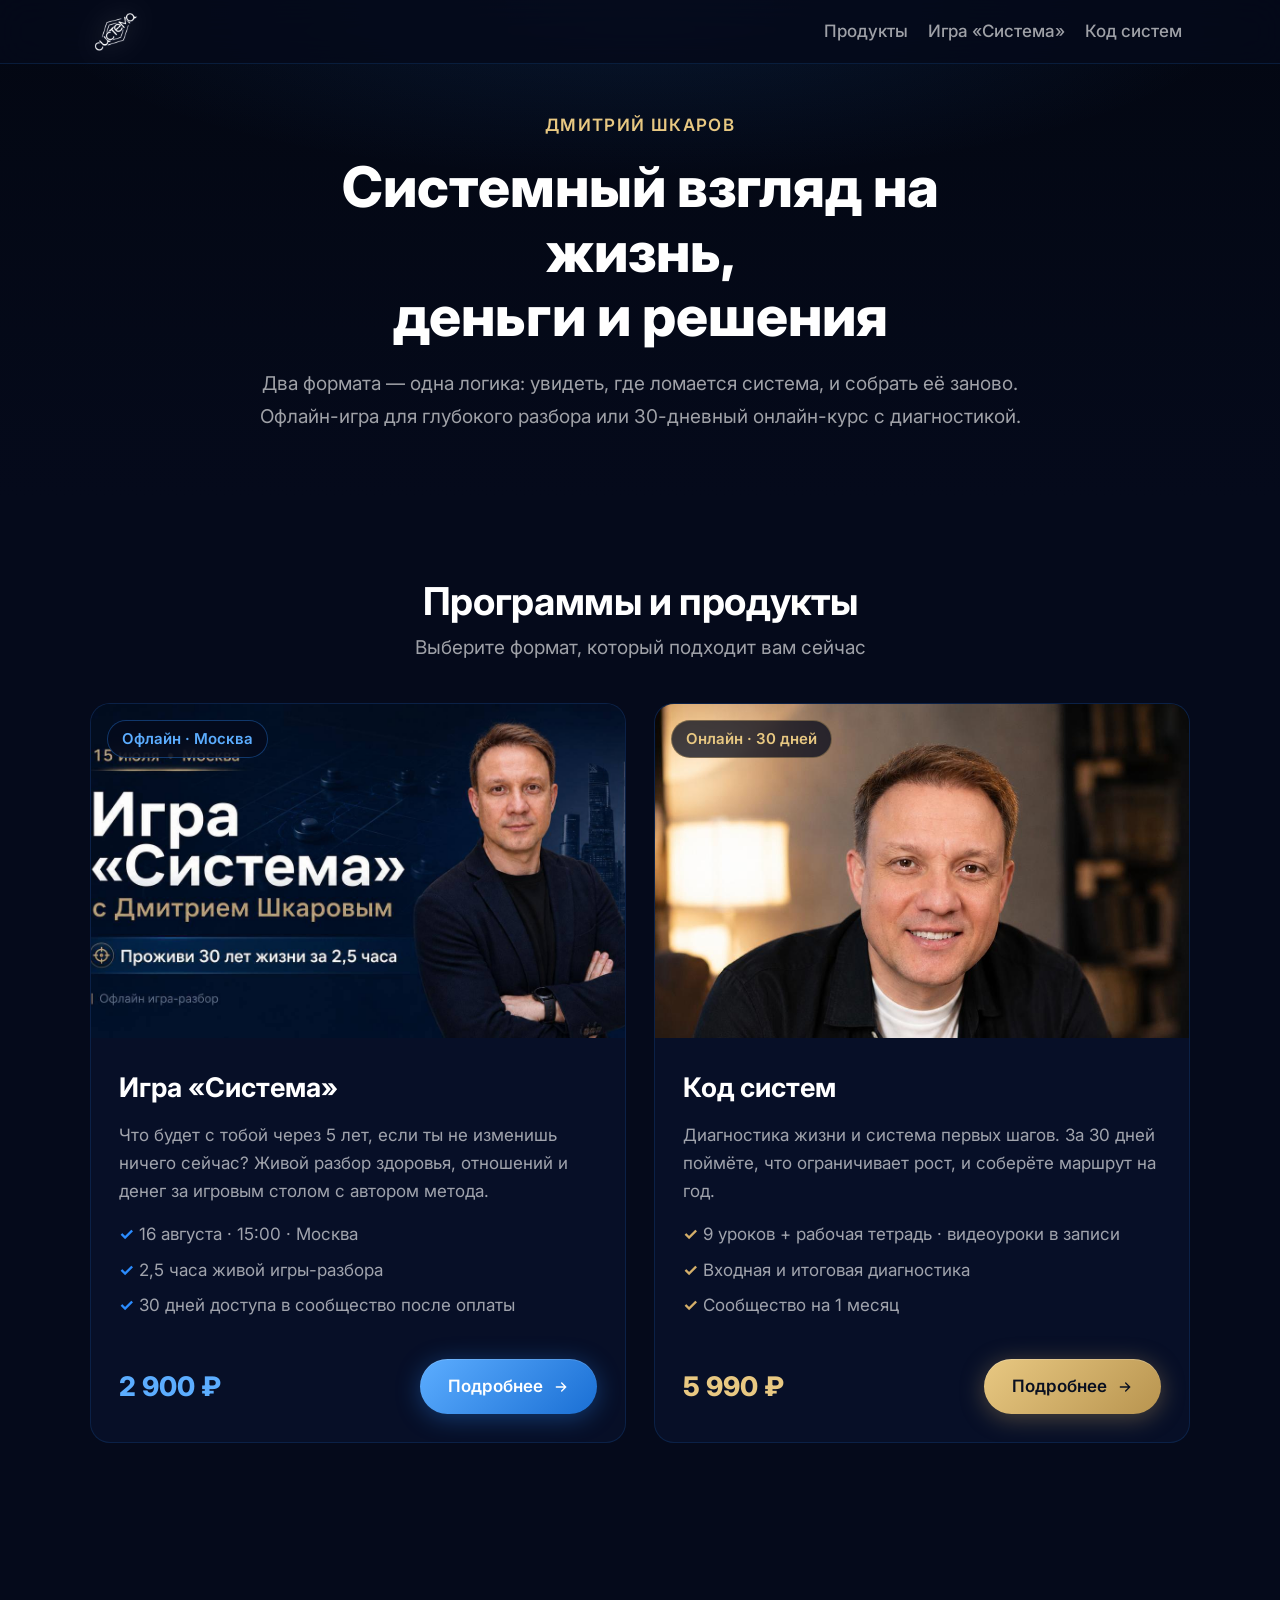
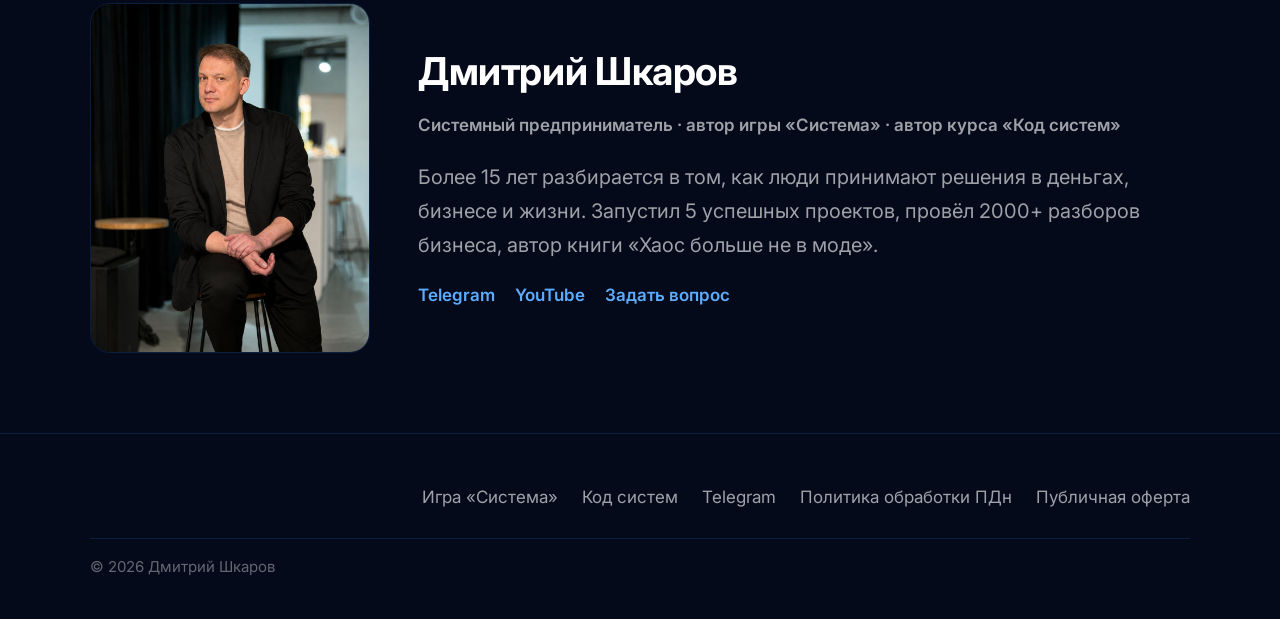
<file: index.html>
<!DOCTYPE html>
<html lang="ru">
<head>
  <meta charset="UTF-8">
  <meta name="viewport" content="width=device-width, initial-scale=1.0, viewport-fit=cover">
  <title>Дмитрий Шкаров — Игра «Система» и курс «Код систем»</title>
  <meta name="description" content="Системные продукты Дмитрия Шкарова: офлайн-игра «Система» и онлайн-курс «Код систем». Деньги, отношения, здоровье — как единая система.">
  <link rel="preconnect" href="https://fonts.googleapis.com">
  <link rel="preconnect" href="https://fonts.gstatic.com" crossorigin>
  <link href="https://fonts.googleapis.com/css2?family=Inter:wght@400;500;600;700;800&display=swap" rel="stylesheet">
  <link rel="stylesheet" href="styles.css">
  <link rel="icon" href="assets/logo.png" type="image/png">
</head>
<body data-page="hub">

  <header class="header header--scrolled" id="header">
    <div class="container header__inner">
      <a href="index.html" class="logo">
        <img src="assets/logo.png" alt="Система" class="logo__img">
      </a>
      <nav class="header__nav">
        <a href="index.html" class="header__nav-link--active">Продукты</a>
        <a href="game.html">Игра «Система»</a>
        <a href="kod-sistem.html">Код систем</a>
      </nav>
      <button class="burger" aria-label="Меню" id="burger"><span></span><span></span></button>
    </div>
    <nav class="mobile-menu" id="mobileMenu">
      <a href="game.html">Игра «Система»</a>
      <a href="kod-sistem.html">Код систем</a>
      <a href="https://t.me/Shkarovbis" target="_blank" rel="noopener">Задать вопрос</a>
    </nav>
  </header>

  <main>
    <section class="hub-hero">
      <div class="hub-hero__bg"></div>
      <div class="container hub-hero__inner reveal">
        <p class="hub-hero__eyebrow">Дмитрий Шкаров</p>
        <h1 class="hub-hero__title">Системный взгляд на жизнь,<br>деньги и решения</h1>
        <p class="hub-hero__subtitle">Два формата — одна логика: увидеть, где ломается система, и собрать её заново. Офлайн-игра для глубокого разбора или 30-дневный онлайн-курс с диагностикой.</p>
      </div>
    </section>

    <section class="section products-hub" id="products">
      <div class="container">
        <h2 class="section__title section__title--center reveal">Программы и продукты</h2>
        <p class="section__lead reveal">Выберите формат, который подходит вам сейчас</p>

        <div class="products-grid reveal">
          <article class="product-card product-card--game">
            <div class="product-card__visual">
              <img src="assets/game-hero-banner.jpg" alt="Игра «Система» с Дмитрием Шкаровым" loading="lazy">
              <span class="product-card__badge">Офлайн · Москва</span>
            </div>
            <div class="product-card__body">
              <h3 class="product-card__title">Игра «Система»</h3>
              <p class="product-card__desc">Что будет с тобой через 5 лет, если ты не изменишь ничего сейчас? Живой разбор здоровья, отношений и денег за игровым столом с автором метода.</p>
              <ul class="product-card__features">
                <li>16 августа · 15:00 · Москва</li>
                <li>2,5 часа живой игры-разбора</li>
                <li>30 дней доступа в сообщество после оплаты</li>
              </ul>
              <div class="product-card__footer">
                <span class="product-card__price">2 900 ₽</span>
                <a class="btn btn--primary" href="game.html">
                  Подробнее
                  <svg width="16" height="16" viewBox="0 0 24 24" fill="none"><path d="M5 12h14M13 6l6 6-6 6" stroke="currentColor" stroke-width="2" stroke-linecap="round"/></svg>
                </a>
              </div>
            </div>
          </article>

          <article class="product-card product-card--course">
            <div class="product-card__visual">
              <img src="assets/kod-hero.jpg" alt="Курс «Код систем» — Дмитрий Шкаров" loading="lazy">
              <span class="product-card__badge product-card__badge--gold">Онлайн · 30 дней</span>
            </div>
            <div class="product-card__body">
              <h3 class="product-card__title">Код систем</h3>
              <p class="product-card__desc">Диагностика жизни и система первых шагов. За 30 дней поймёте, что ограничивает рост, и соберёте маршрут на год.</p>
              <ul class="product-card__features">
                <li>9 уроков + рабочая тетрадь · видеоуроки в записи</li>
                <li>Входная и итоговая диагностика</li>
                <li>Сообщество на 1 месяц</li>
              </ul>
              <div class="product-card__footer">
                <span class="product-card__price">5 990 ₽</span>
                <a class="btn btn--primary btn--gold" href="kod-sistem.html">
                  Подробнее
                  <svg width="16" height="16" viewBox="0 0 24 24" fill="none"><path d="M5 12h14M13 6l6 6-6 6" stroke="currentColor" stroke-width="2" stroke-linecap="round"/></svg>
                </a>
              </div>
            </div>
          </article>
        </div>
      </div>
    </section>

    <section class="section hub-author">
      <div class="container hub-author__grid reveal">
        <div class="hub-author__photo">
          <img src="assets/kod-author.jpg" alt="Дмитрий Шкаров" loading="lazy">
        </div>
        <div class="hub-author__content">
          <h2 class="section__title">Дмитрий Шкаров</h2>
          <p class="hub-author__role">Системный предприниматель · автор игры «Система» · автор курса «Код систем»</p>
          <p>Более 15 лет разбирается в том, как люди принимают решения в деньгах, бизнесе и жизни. Запустил 5 успешных проектов, провёл 2000+ разборов бизнеса, автор книги «Хаос больше не в моде».</p>
          <div class="hub-author__links">
            <a href="https://t.me/shkarovbiz" target="_blank" rel="noopener">Telegram</a>
            <a href="https://www.youtube.com/@ДмитрийШкаров-007" target="_blank" rel="noopener">YouTube</a>
            <a href="https://t.me/Shkarovbis" target="_blank" rel="noopener">Задать вопрос</a>
          </div>
        </div>
      </div>
    </section>
  </main>

  <footer class="footer">
    <div class="container footer__inner">
      <div class="footer__brand">
        <img src="assets/logo.png" alt="Система" class="logo__img logo__img--footer">
      </div>
      <div class="footer__links">
        <a href="game.html">Игра «Система»</a>
        <a href="kod-sistem.html">Код систем</a>
        <a href="https://t.me/shkarovbiz" target="_blank" rel="noopener">Telegram</a>
        <a href="privacy.html">Политика обработки ПДн</a>
        <a href="legal/offer.html">Публичная оферта</a>
      </div>
      <p class="footer__copy">© 2026 Дмитрий Шкаров</p>
    </div>
  </footer>

  <script src="hub.js"></script>
</body>
</html>
</file>
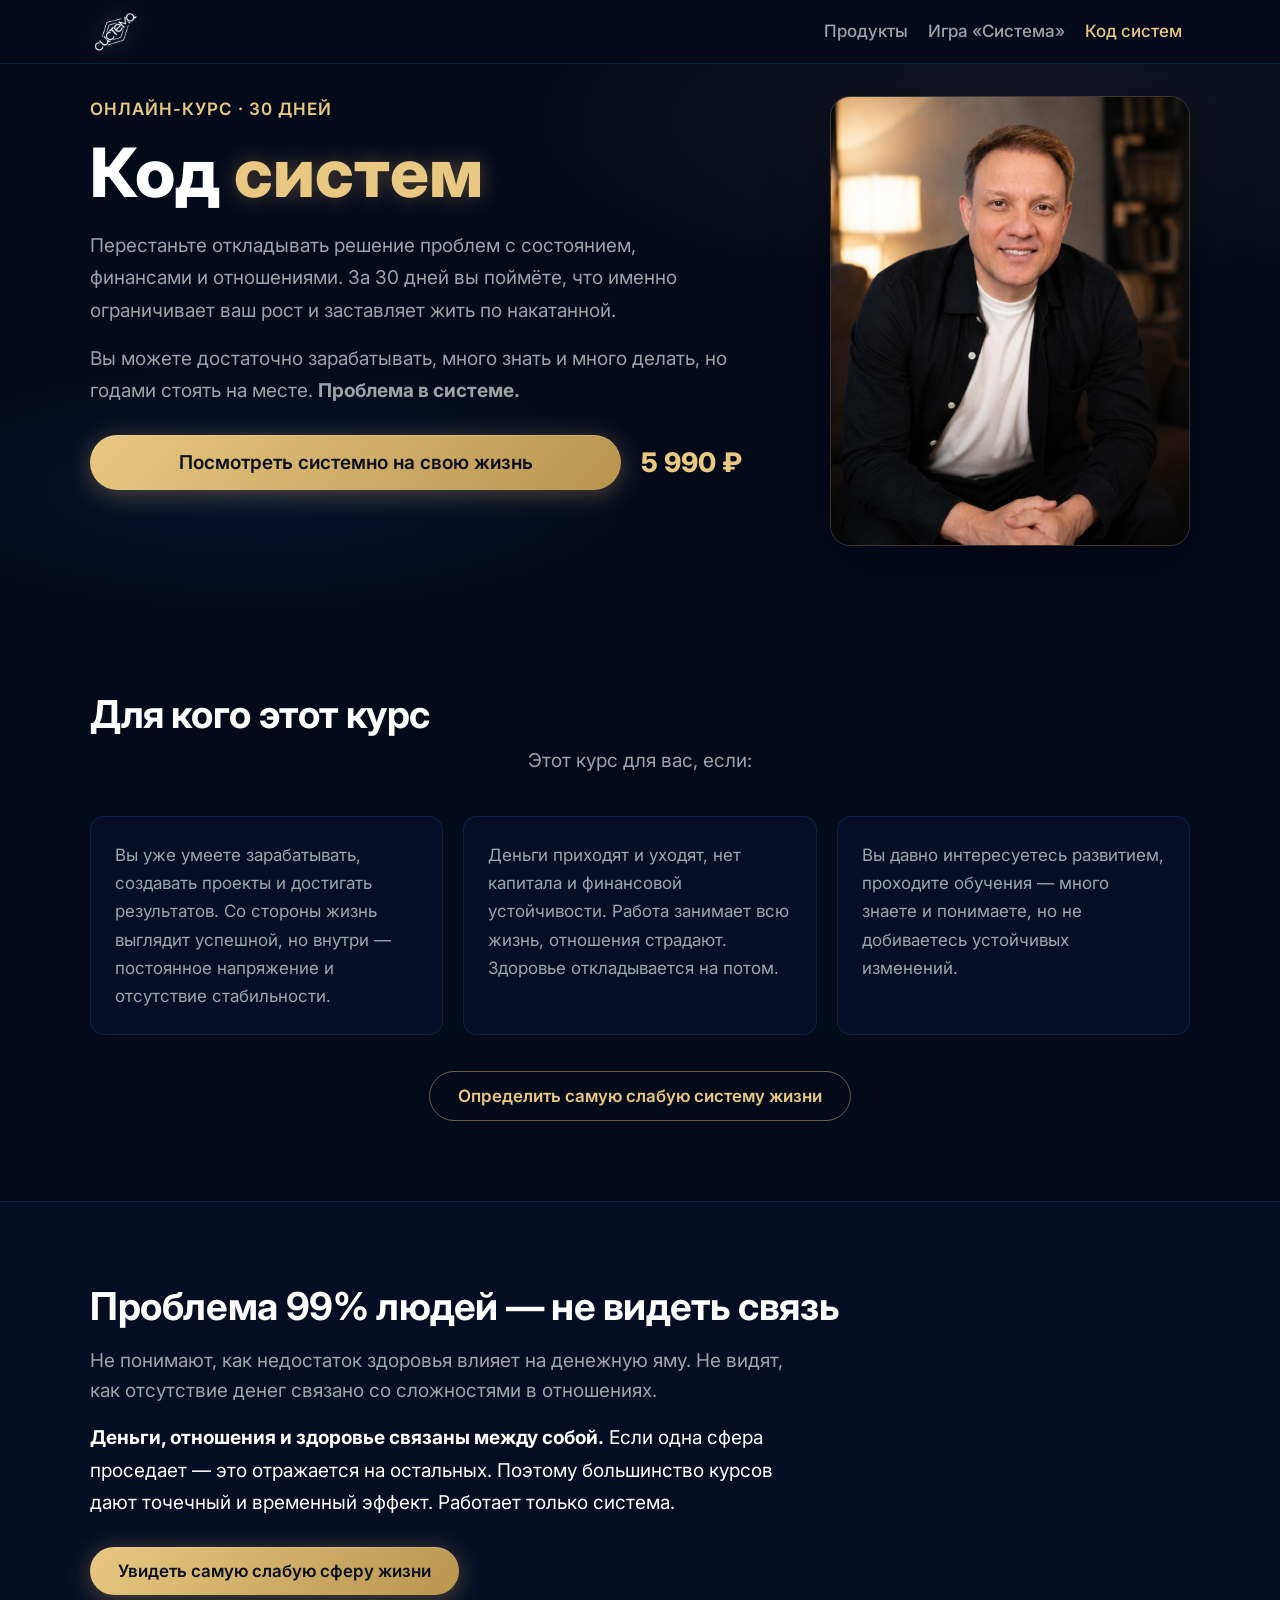
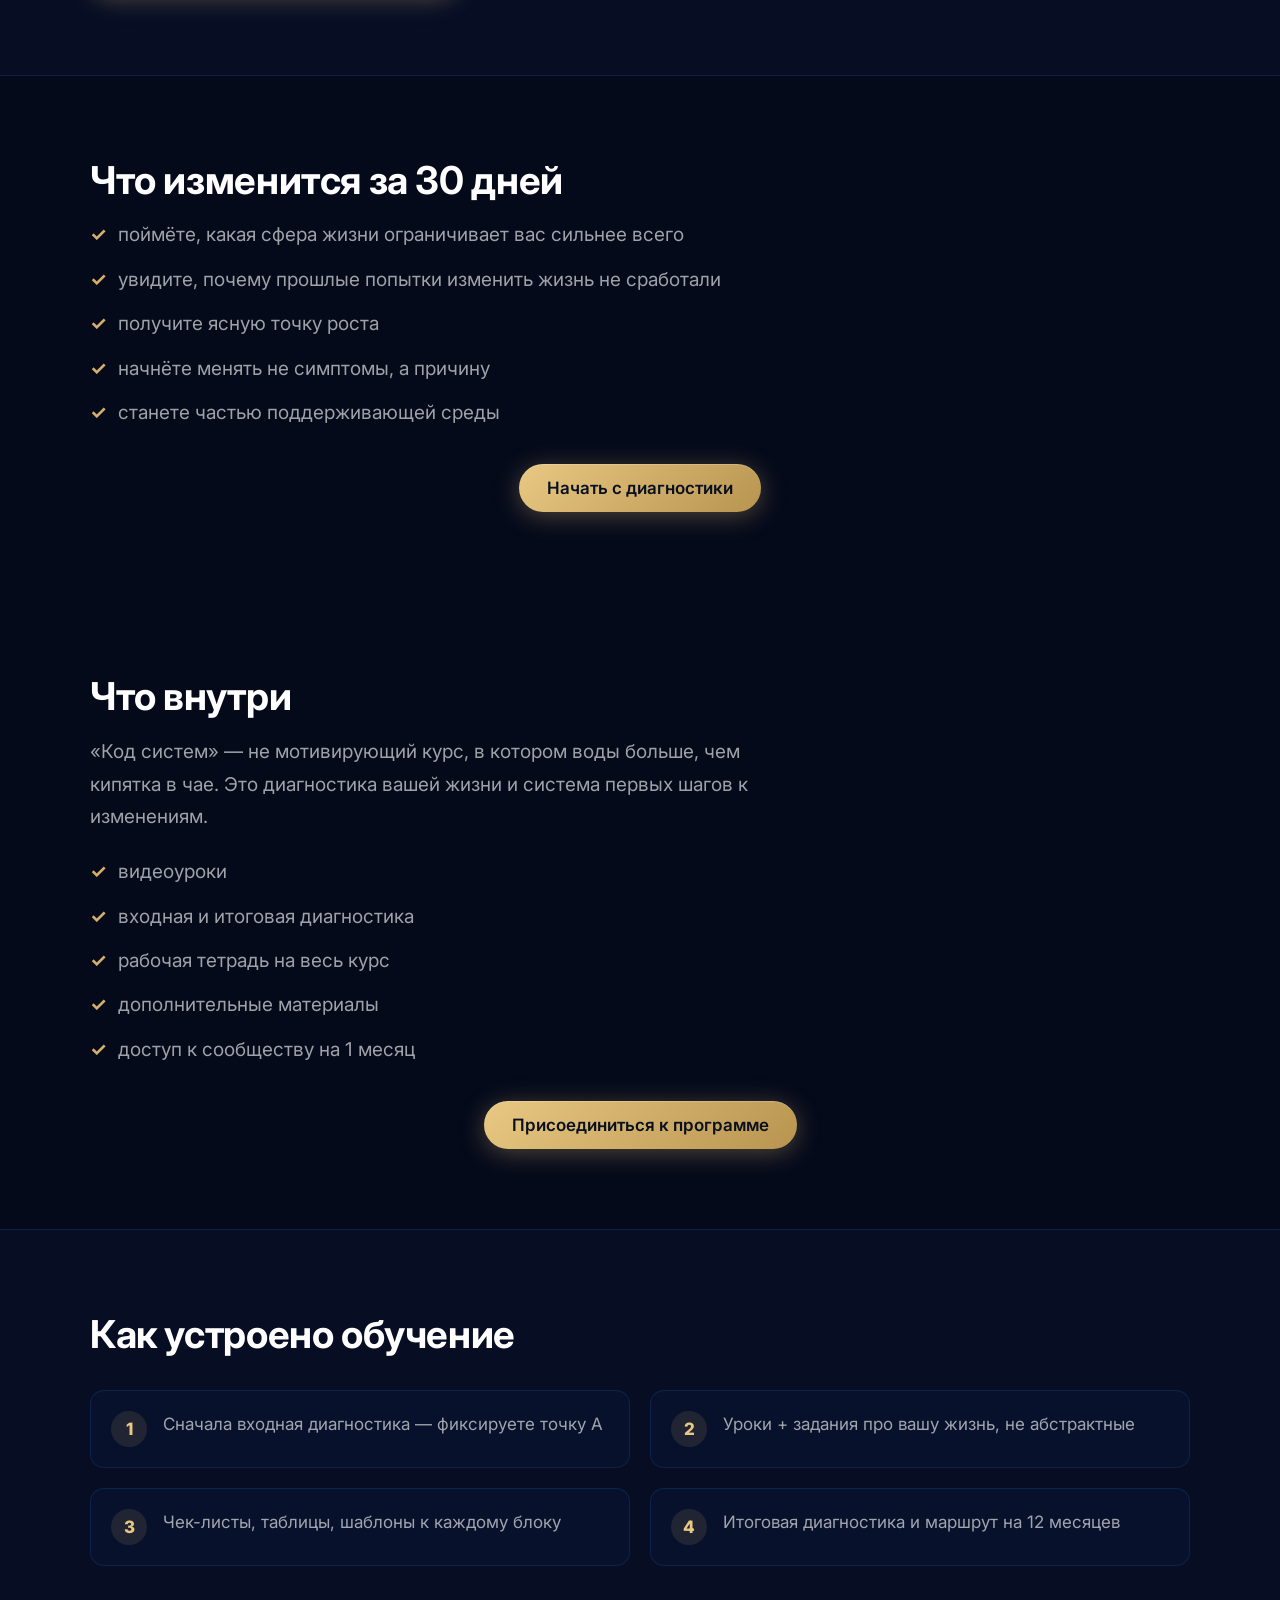
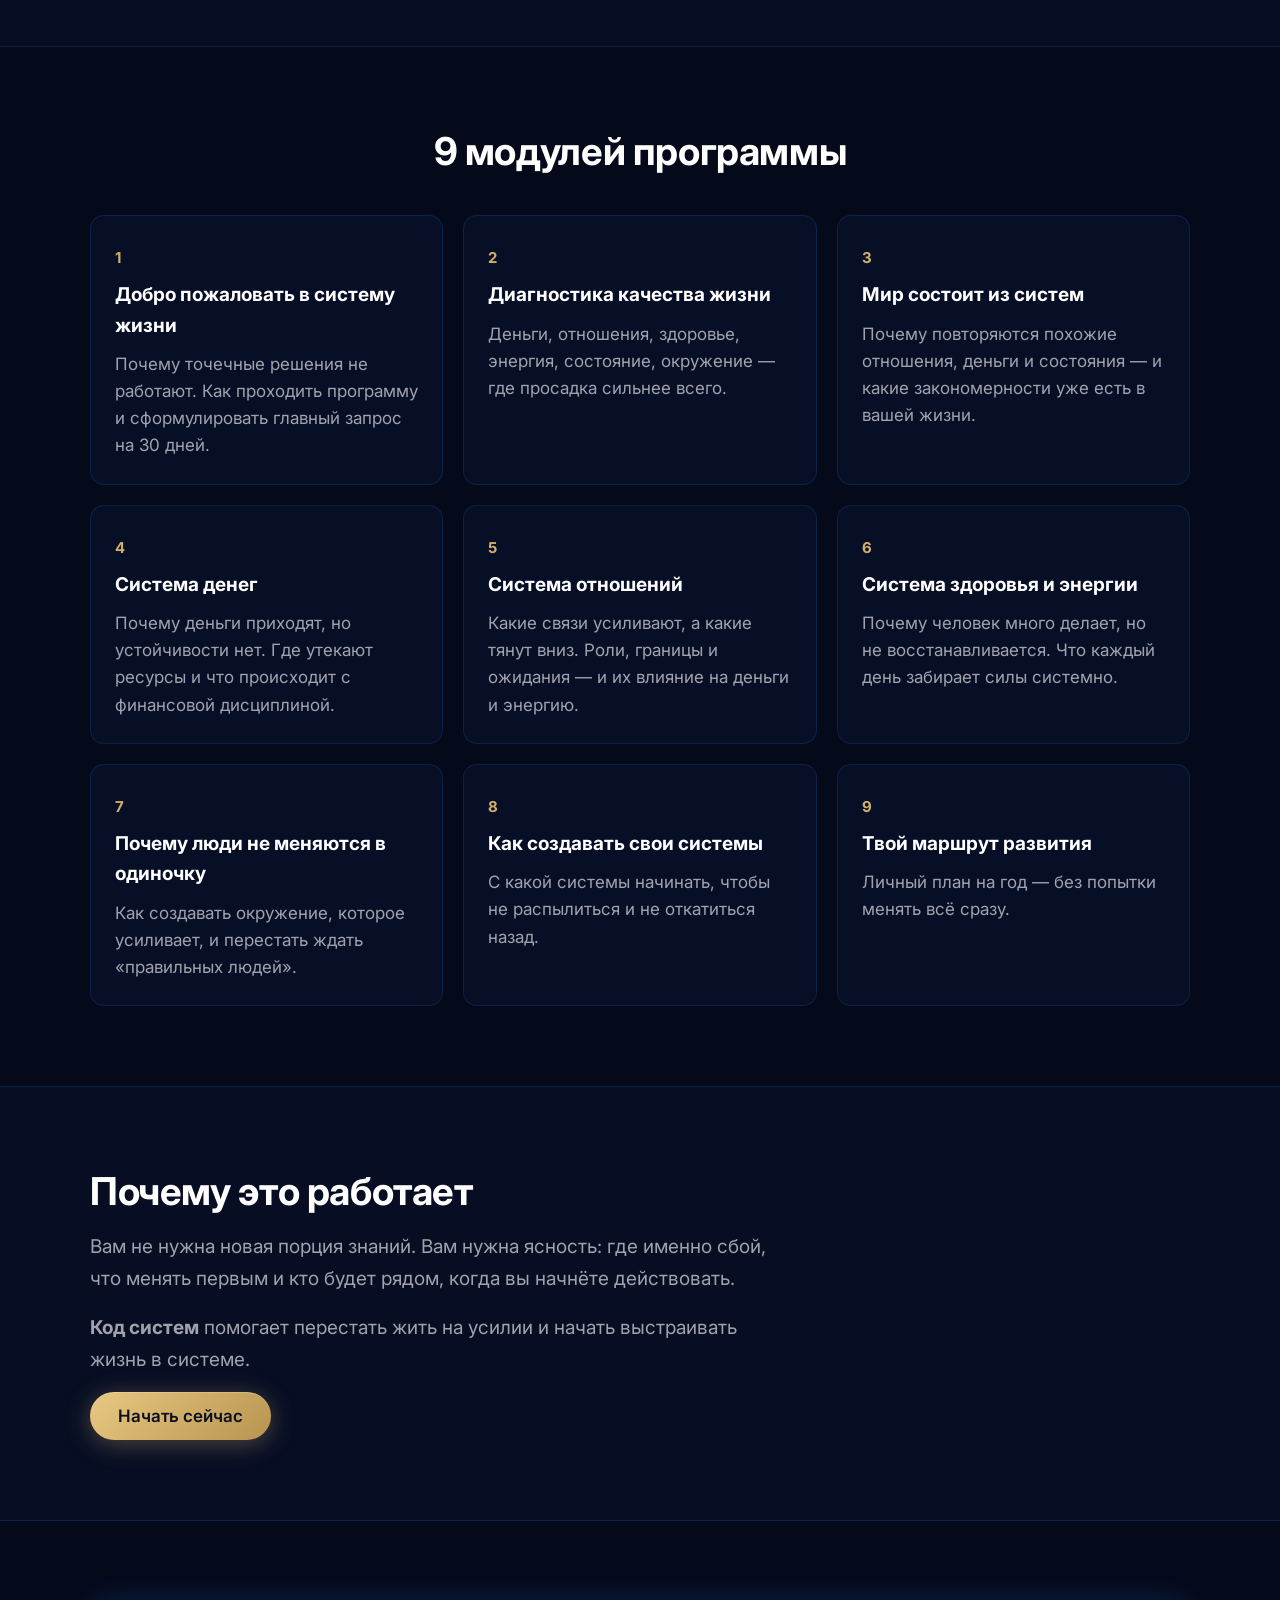
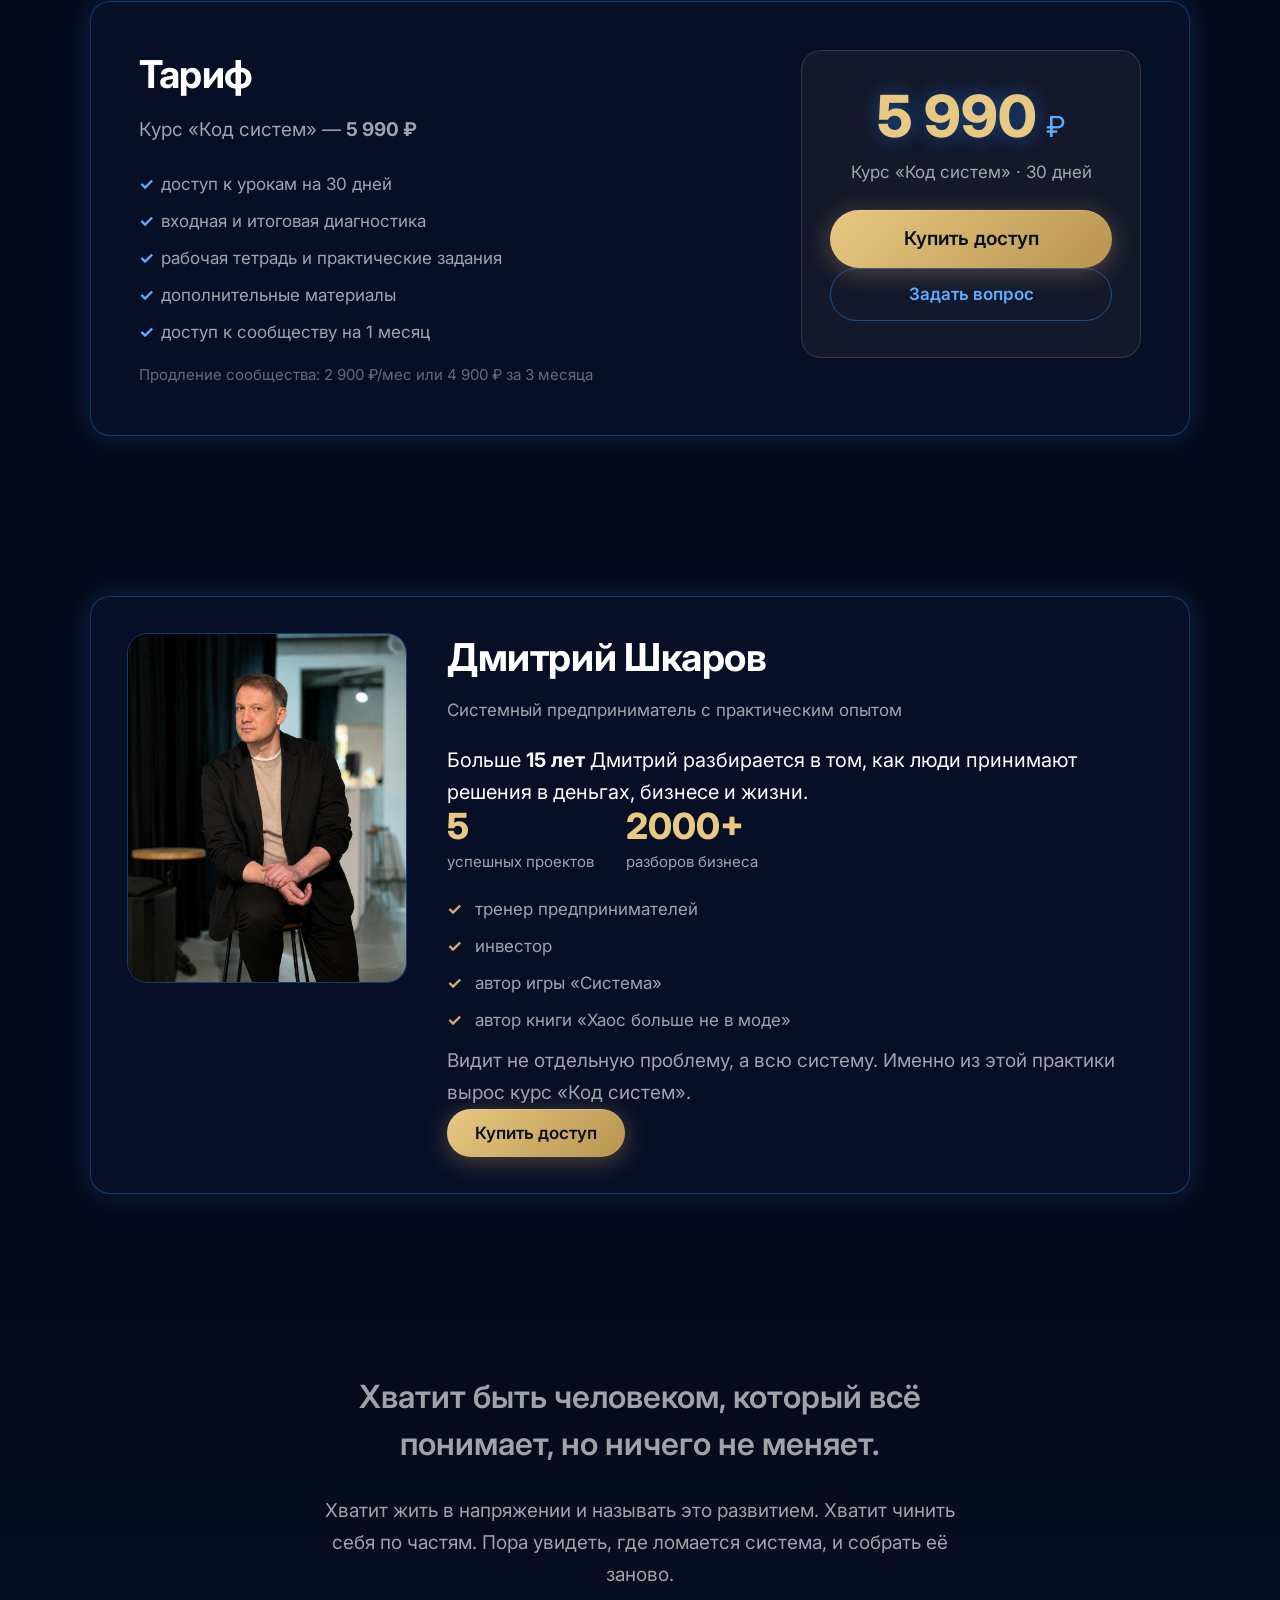
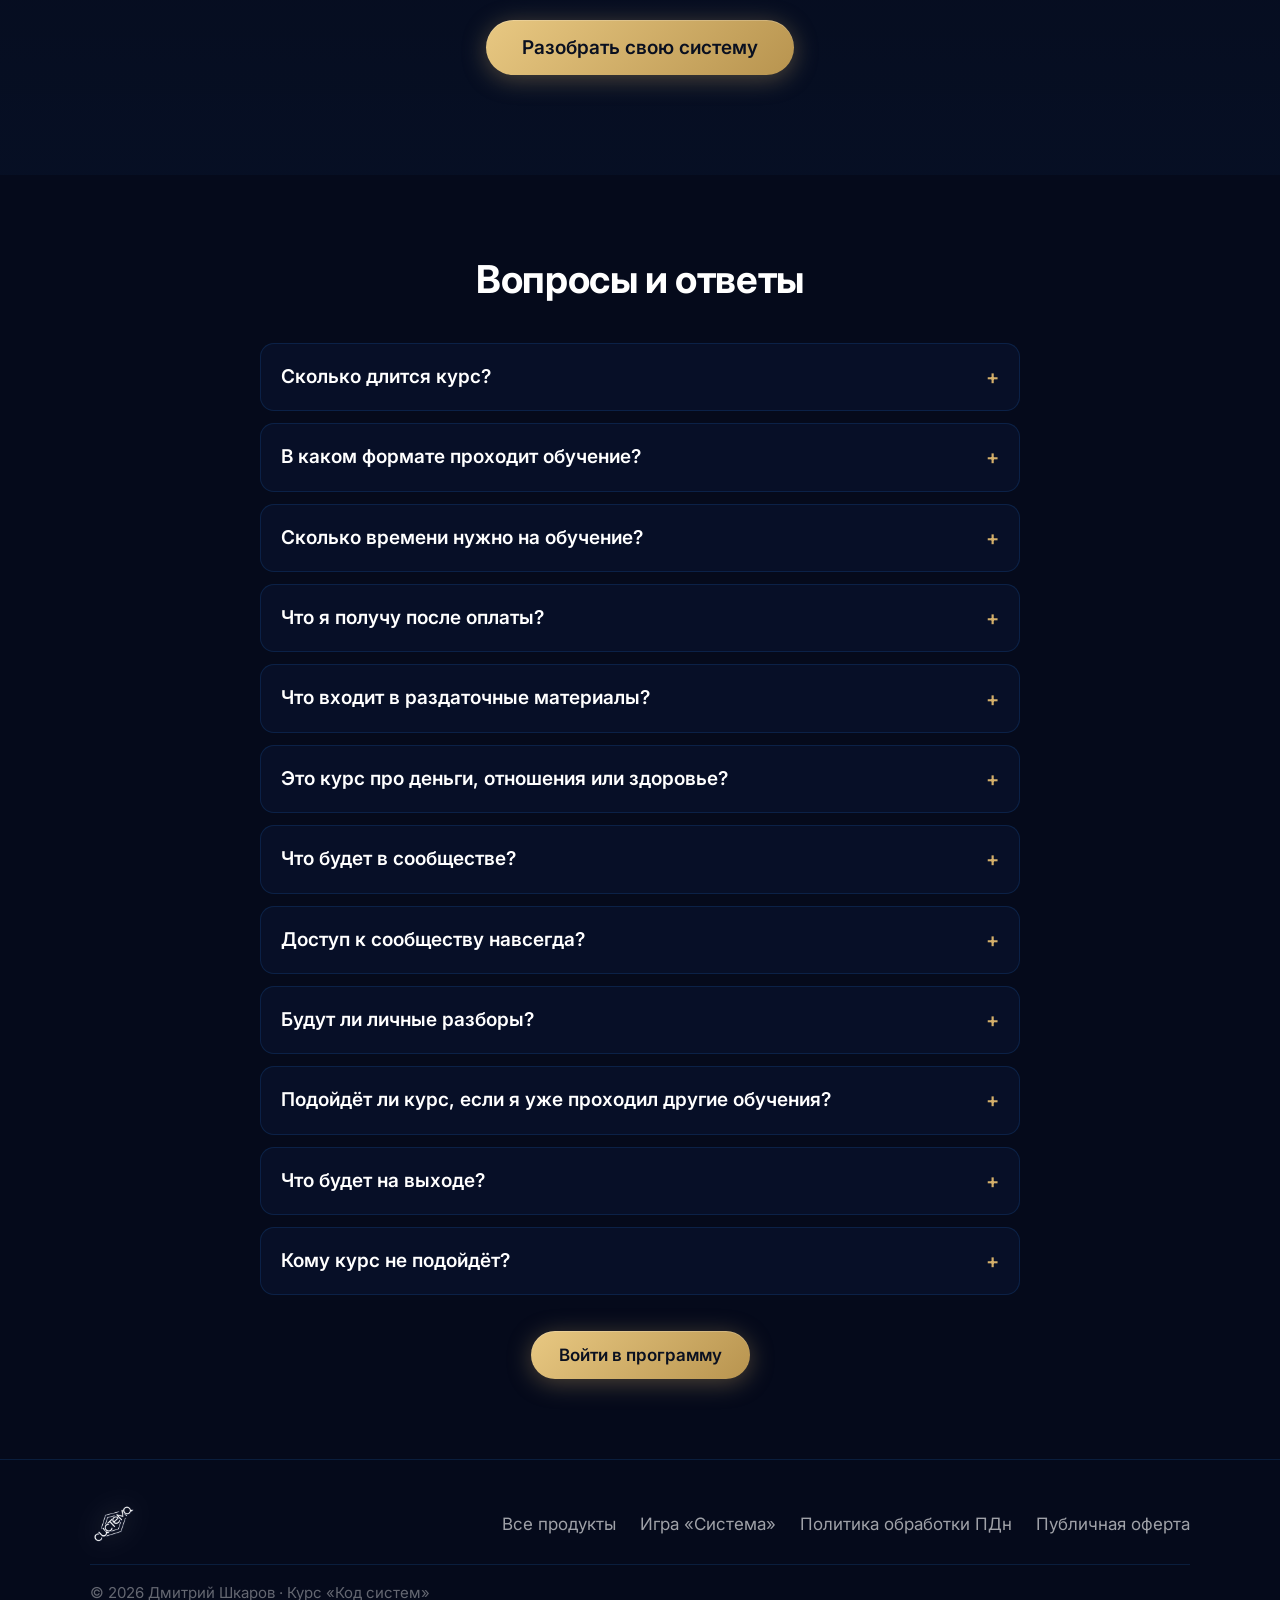
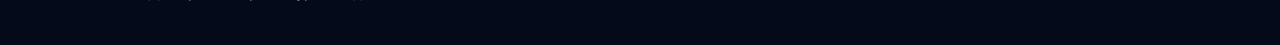
<file: kod-sistem.html>
<!DOCTYPE html>
<html lang="ru">
<head>
  <meta charset="UTF-8">
  <meta name="viewport" content="width=device-width, initial-scale=1.0, viewport-fit=cover">
  <title>Код систем — онлайн-курс Дмитрия Шкарова · 30 дней</title>
  <meta name="description" content="Курс «Код систем»: диагностика жизни за 30 дней. Деньги, отношения, здоровье как единая система. 5 990 ₽.">
  <link rel="preconnect" href="https://fonts.googleapis.com">
  <link rel="preconnect" href="https://fonts.gstatic.com" crossorigin>
  <link href="https://fonts.googleapis.com/css2?family=Inter:wght@400;500;600;700;800&display=swap" rel="stylesheet">
  <link rel="stylesheet" href="styles.css">
  <link rel="icon" href="assets/logo.png" type="image/png">
</head>
<body data-page="course">

  <header class="header" id="header">
    <div class="container header__inner">
      <a href="index.html" class="logo">
        <img src="assets/logo.png" alt="Система" class="logo__img">
      </a>
      <nav class="header__nav">
        <a href="index.html">Продукты</a>
        <a href="game.html">Игра «Система»</a>
        <a href="kod-sistem.html" class="header__nav-link--active">Код систем</a>
      </nav>
      <button class="burger" aria-label="Меню" id="burger"><span></span><span></span></button>
    </div>
    <nav class="mobile-menu" id="mobileMenu">
      <a href="index.html">Все продукты</a>
      <a href="game.html">Игра «Система»</a>
      <a href="#pricing">Тариф</a>
      <a href="#faq">Вопросы</a>
      <button class="btn btn--primary btn--gold" data-modal-open>Купить доступ</button>
    </nav>
  </header>

  <main>
    <!-- HERO -->
    <section class="course-hero" id="hero">
      <div class="course-hero__bg"></div>
      <div class="container course-hero__grid">
        <div class="course-hero__content reveal">
          <p class="course-hero__label">Онлайн-курс · 30 дней</p>
          <h1 class="course-hero__title">Код <span class="text-gold">систем</span></h1>
          <p class="course-hero__subtitle">Перестаньте откладывать решение проблем с состоянием, финансами и отношениями. За 30 дней вы поймёте, что именно ограничивает ваш рост и заставляет жить по накатанной.</p>
          <p class="course-hero__note">Вы можете достаточно зарабатывать, много знать и много делать, но годами стоять на месте. <strong>Проблема в системе.</strong></p>
          <div class="course-hero__actions">
            <button class="btn btn--primary btn--lg btn--gold" data-modal-open>
              Посмотреть системно на свою жизнь
            </button>
            <span class="course-hero__price" id="heroPrice">5 990 ₽</span>
          </div>
        </div>
        <div class="course-hero__photo reveal">
          <img src="assets/kod-hero.jpg" alt="Дмитрий Шкаров — курс Код систем" loading="eager">
        </div>
      </div>
    </section>

    <!-- ДЛЯ КОГО -->
    <section class="section course-section" id="for-whom">
      <div class="container">
        <h2 class="section__title reveal">Для кого этот курс</h2>
        <p class="section__lead reveal">Этот курс для вас, если:</p>
        <div class="course-cards reveal">
          <div class="course-card">
            <p>Вы уже умеете зарабатывать, создавать проекты и достигать результатов. Со стороны жизнь выглядит успешной, но внутри — постоянное напряжение и отсутствие стабильности.</p>
          </div>
          <div class="course-card">
            <p>Деньги приходят и уходят, нет капитала и финансовой устойчивости. Работа занимает всю жизнь, отношения страдают. Здоровье откладывается на потом.</p>
          </div>
          <div class="course-card">
            <p>Вы давно интересуетесь развитием, проходите обучения — много знаете и понимаете, но не добиваетесь устойчивых изменений.</p>
          </div>
        </div>
        <div class="section__cta reveal">
          <button class="btn btn--outline btn--gold" data-modal-open>Определить самую слабую систему жизни</button>
        </div>
      </div>
    </section>

    <!-- ПРОБЛЕМА -->
    <section class="section course-section course-section--accent" id="problem">
      <div class="container course-problem reveal">
        <h2 class="section__title">Проблема 99% людей — не видеть связь</h2>
        <p class="course-problem__text">Не понимают, как недостаток здоровья влияет на денежную яму. Не видят, как отсутствие денег связано со сложностями в отношениях.</p>
        <p class="course-problem__highlight"><strong>Деньги, отношения и здоровье связаны между собой.</strong> Если одна сфера проседает — это отражается на остальных. Поэтому большинство курсов дают точечный и временный эффект. Работает только система.</p>
        <button class="btn btn--primary btn--gold" data-modal-open>Увидеть самую слабую сферу жизни</button>
      </div>
    </section>

    <!-- ЧТО ИЗМЕНИТСЯ -->
    <section class="section course-section" id="changes">
      <div class="container">
        <h2 class="section__title reveal">Что изменится за 30 дней</h2>
        <ul class="course-checklist reveal">
          <li>поймёте, какая сфера жизни ограничивает вас сильнее всего</li>
          <li>увидите, почему прошлые попытки изменить жизнь не сработали</li>
          <li>получите ясную точку роста</li>
          <li>начнёте менять не симптомы, а причину</li>
          <li>станете частью поддерживающей среды</li>
        </ul>
        <div class="section__cta reveal">
          <button class="btn btn--primary btn--gold" data-modal-open>Начать с диагностики</button>
        </div>
      </div>
    </section>

    <!-- ЧТО ВНУТРИ -->
    <section class="section course-section" id="inside">
      <div class="container">
        <div class="course-inside reveal">
          <div class="course-inside__text">
            <h2 class="section__title">Что внутри</h2>
            <p class="course-inside__lead">«Код систем» — не мотивирующий курс, в котором воды больше, чем кипятка в чае. Это диагностика вашей жизни и система первых шагов к изменениям.</p>
            <ul class="course-checklist">
              <li>видеоуроки</li>
              <li>входная и итоговая диагностика</li>
              <li>рабочая тетрадь на весь курс</li>
              <li>дополнительные материалы</li>
              <li>доступ к сообществу на 1 месяц</li>
            </ul>
          </div>
        </div>
        <div class="section__cta reveal">
          <button class="btn btn--primary btn--gold" data-modal-open>Присоединиться к программе</button>
        </div>
      </div>
    </section>

    <!-- КАК УСТРОЕНО -->
    <section class="section course-section course-section--accent" id="how">
      <div class="container">
        <h2 class="section__title reveal">Как устроено обучение</h2>
        <div class="course-steps reveal">
          <div class="course-step"><span>1</span><p>Сначала входная диагностика — фиксируете точку А</p></div>
          <div class="course-step"><span>2</span><p>Уроки + задания про вашу жизнь, не абстрактные</p></div>
          <div class="course-step"><span>3</span><p>Чек-листы, таблицы, шаблоны к каждому блоку</p></div>
          <div class="course-step"><span>4</span><p>Итоговая диагностика и маршрут на 12 месяцев</p></div>
        </div>
      </div>
    </section>

    <!-- МОДУЛИ -->
    <section class="section course-section" id="modules">
      <div class="container">
        <h2 class="section__title section__title--center reveal">9 модулей программы</h2>
        <div class="modules-grid" id="modulesGrid"></div>
      </div>
    </section>

    <!-- ПОЧЕМУ РАБОТАЕТ -->
    <section class="section course-section course-section--accent" id="why">
      <div class="container course-why reveal">
        <h2 class="section__title">Почему это работает</h2>
        <p>Вам не нужна новая порция знаний. Вам нужна ясность: где именно сбой, что менять первым и кто будет рядом, когда вы начнёте действовать.</p>
        <p><strong>Код систем</strong> помогает перестать жить на усилии и начать выстраивать жизнь в системе.</p>
        <button class="btn btn--primary btn--gold" data-modal-open>Начать сейчас</button>
      </div>
    </section>

    <!-- ТАРИФ -->
    <section class="section pricing course-pricing" id="pricing">
      <div class="container">
        <div class="pricing__card pricing__card--course reveal">
          <div class="pricing__info">
            <h2 class="section__title">Тариф</h2>
            <p class="pricing__desc">Курс «Код систем» — <strong id="ctaPrice">5 990 ₽</strong></p>
            <ul class="pricing__includes">
              <li>доступ к урокам на 30 дней</li>
              <li>входная и итоговая диагностика</li>
              <li>рабочая тетрадь и практические задания</li>
              <li>дополнительные материалы</li>
              <li>доступ к сообществу на 1 месяц</li>
            </ul>
            <p class="pricing__note-small">Продление сообщества: 2 900 ₽/мес или 4 900 ₽ за 3 месяца</p>
          </div>
          <div class="pricing__action">
            <div class="pricing__price">
              <span class="pricing__amount" id="priceDisplay">5 990</span>
              <span class="pricing__currency" id="currencyDisplay">₽</span>
            </div>
            <p class="pricing__note" id="priceLabel">Курс «Код систем» · 30 дней</p>
            <button class="btn btn--primary btn--lg btn--full btn--gold" data-modal-open>
              Купить доступ
            </button>
            <a class="btn btn--outline btn--full" href="https://t.me/Shkarovbis" target="_blank" rel="noopener">Задать вопрос</a>
          </div>
        </div>
      </div>
    </section>

    <!-- АВТОР -->
    <section class="section course-author" id="author">
      <div class="container">
        <div class="author-block__grid reveal">
          <div class="author-block__photo">
            <img src="assets/kod-author.jpg" alt="Дмитрий Шкаров" loading="lazy">
          </div>
          <div class="author-block__content">
            <h2 class="section__title">Дмитрий Шкаров</h2>
            <p class="author-block__role">Системный предприниматель с практическим опытом</p>
            <p>Больше <strong>15 лет</strong> Дмитрий разбирается в том, как люди принимают решения в деньгах, бизнесе и жизни.</p>
            <div class="author-block__stats">
              <div><span class="author-block__stat-num">5</span><span class="author-block__stat-label">успешных проектов</span></div>
              <div><span class="author-block__stat-num">2000+</span><span class="author-block__stat-label">разборов бизнеса</span></div>
            </div>
            <ul class="course-checklist course-checklist--compact">
              <li>тренер предпринимателей</li>
              <li>инвестор</li>
              <li>автор игры «Система»</li>
              <li>автор книги «Хаос больше не в моде»</li>
            </ul>
            <p class="author-block__bio">Видит не отдельную проблему, а всю систему. Именно из этой практики вырос курс «Код систем».</p>
            <button class="btn btn--primary btn--gold" data-modal-open>Купить доступ</button>
          </div>
        </div>
      </div>
    </section>

    <!-- ФИНАЛЬНЫЙ CTA -->
    <section class="section cta course-cta" id="register">
      <div class="container">
        <div class="cta__inner reveal">
          <h2 class="cta__title">Хватит быть человеком, который всё понимает, но ничего не меняет.</h2>
          <p class="cta__subtitle">Хватит жить в напряжении и называть это развитием. Хватит чинить себя по частям. Пора увидеть, где ломается система, и собрать её заново.</p>
          <button class="btn btn--primary btn--lg btn--gold" data-modal-open>
            Разобрать свою систему
          </button>
        </div>
      </div>
    </section>

    <!-- FAQ -->
    <section class="section course-section" id="faq">
      <div class="container">
        <h2 class="section__title section__title--center reveal">Вопросы и ответы</h2>
        <div class="faq-list" id="faqList"></div>
        <div class="section__cta reveal">
          <button class="btn btn--primary btn--gold" data-modal-open>Войти в программу</button>
        </div>
      </div>
    </section>
  </main>

  <footer class="footer">
    <div class="container footer__inner">
      <div class="footer__brand">
        <img src="assets/logo.png" alt="Система" class="logo__img logo__img--footer">
      </div>
      <div class="footer__links">
        <a href="index.html">Все продукты</a>
        <a href="game.html">Игра «Система»</a>
        <a href="privacy.html">Политика обработки ПДн</a>
        <a href="legal/offer.html">Публичная оферта</a>
      </div>
      <p class="footer__copy">© 2026 Дмитрий Шкаров · Курс «Код систем»</p>
    </div>
  </footer>

  <!-- MODAL -->
  <div class="modal" id="modal" aria-hidden="true">
    <div class="modal__overlay" data-modal-close></div>
    <div class="modal__dialog" role="dialog">
      <button class="modal__close" data-modal-close aria-label="Закрыть">✕</button>
      <div class="modal__step" id="modalStep1">
        <h3 class="modal__title">Курс «Код систем»</h3>
        <p class="modal__subtitle">Онлайн · 30 дней · <span id="modalReferralPrice">5 990 ₽</span></p>
        <form class="modal__form" id="regForm">
          <label class="field"><span>Имя</span><input type="text" name="name" required placeholder="Ваше имя"></label>
          <label class="field"><span>Телефон</span><input type="tel" name="phone" required placeholder="+7 (___) ___-__-__"></label>
          <label class="field"><span>Email</span><input type="email" name="email" required placeholder="email@example.com"></label>
          <label class="field"><span>Telegram</span><input type="text" name="telegram" placeholder="@username"></label>
          <label class="checkbox">
            <input type="checkbox" name="consent_pd" required>
            <span>Согласен(на) с <a href="privacy.html" target="_blank" rel="noopener">политикой</a>, <a href="legal/consent-pd.html" target="_blank" rel="noopener">обработкой ПДн</a> и <a href="legal/offer.html" target="_blank" rel="noopener">офертой</a>.</span>
          </label>
          <label class="checkbox">
            <input type="checkbox" name="consent_mailing">
            <span><a href="legal/consent-mailing.html" target="_blank" rel="noopener">Рассылка</a> (необязательно).</span>
          </label>
          <button type="submit" class="btn btn--primary btn--full btn--gold">Оформить доступ</button>
          <p class="modal__form-error" id="formError" hidden></p>
          <p class="modal__legal">Нажимая кнопку, вы подтверждаете ознакомление с офертой и политикой обработки ПДн.</p>
        </form>
      </div>
      <div class="modal__step" id="modalStepDev" hidden>
        <div class="modal__success-icon">✓</div>
        <h3 class="modal__title">Спасибо!</h3>
        <p class="modal__subtitle">Заявка отправлена. Мы свяжемся с вами для доступа к программе.</p>
      </div>
    </div>
  </div>

  <script src="config-course.js"></script>
  <script src="kod-sistem.js"></script>
</body>
</html>
</file>
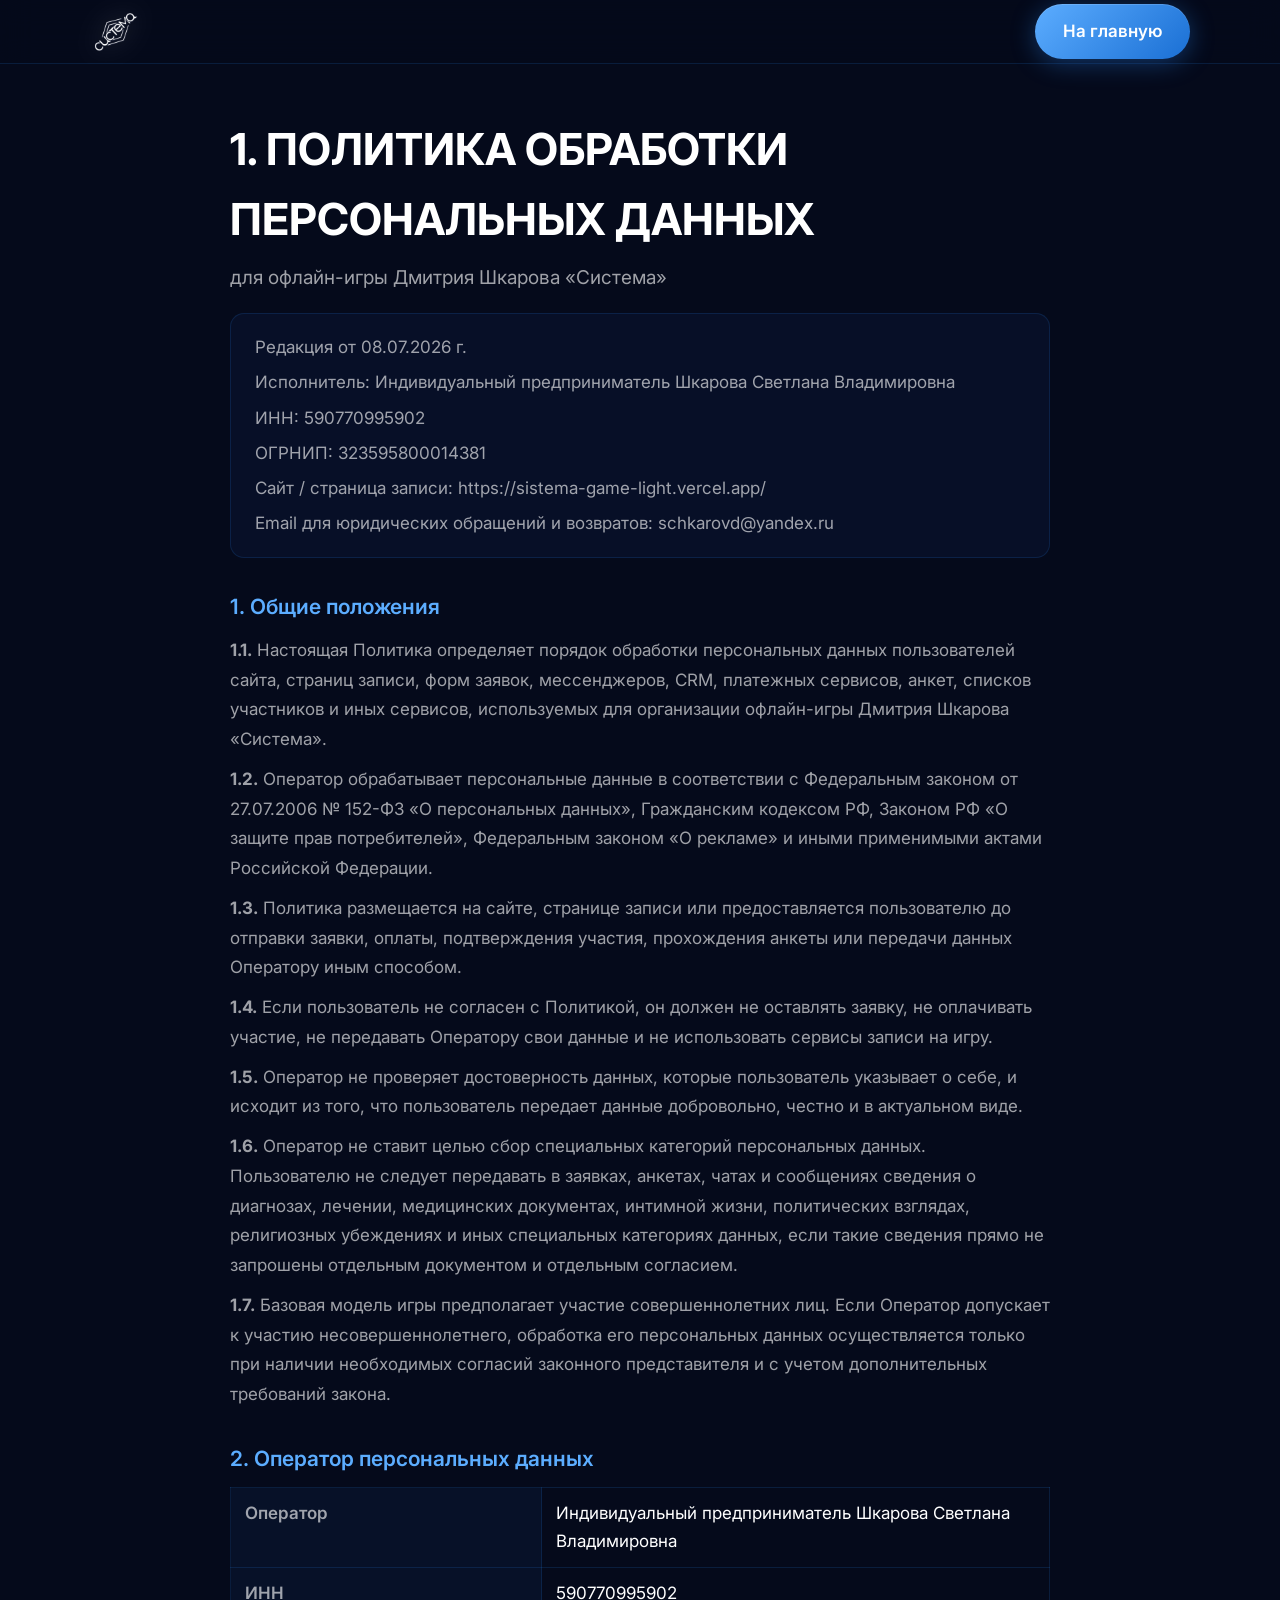
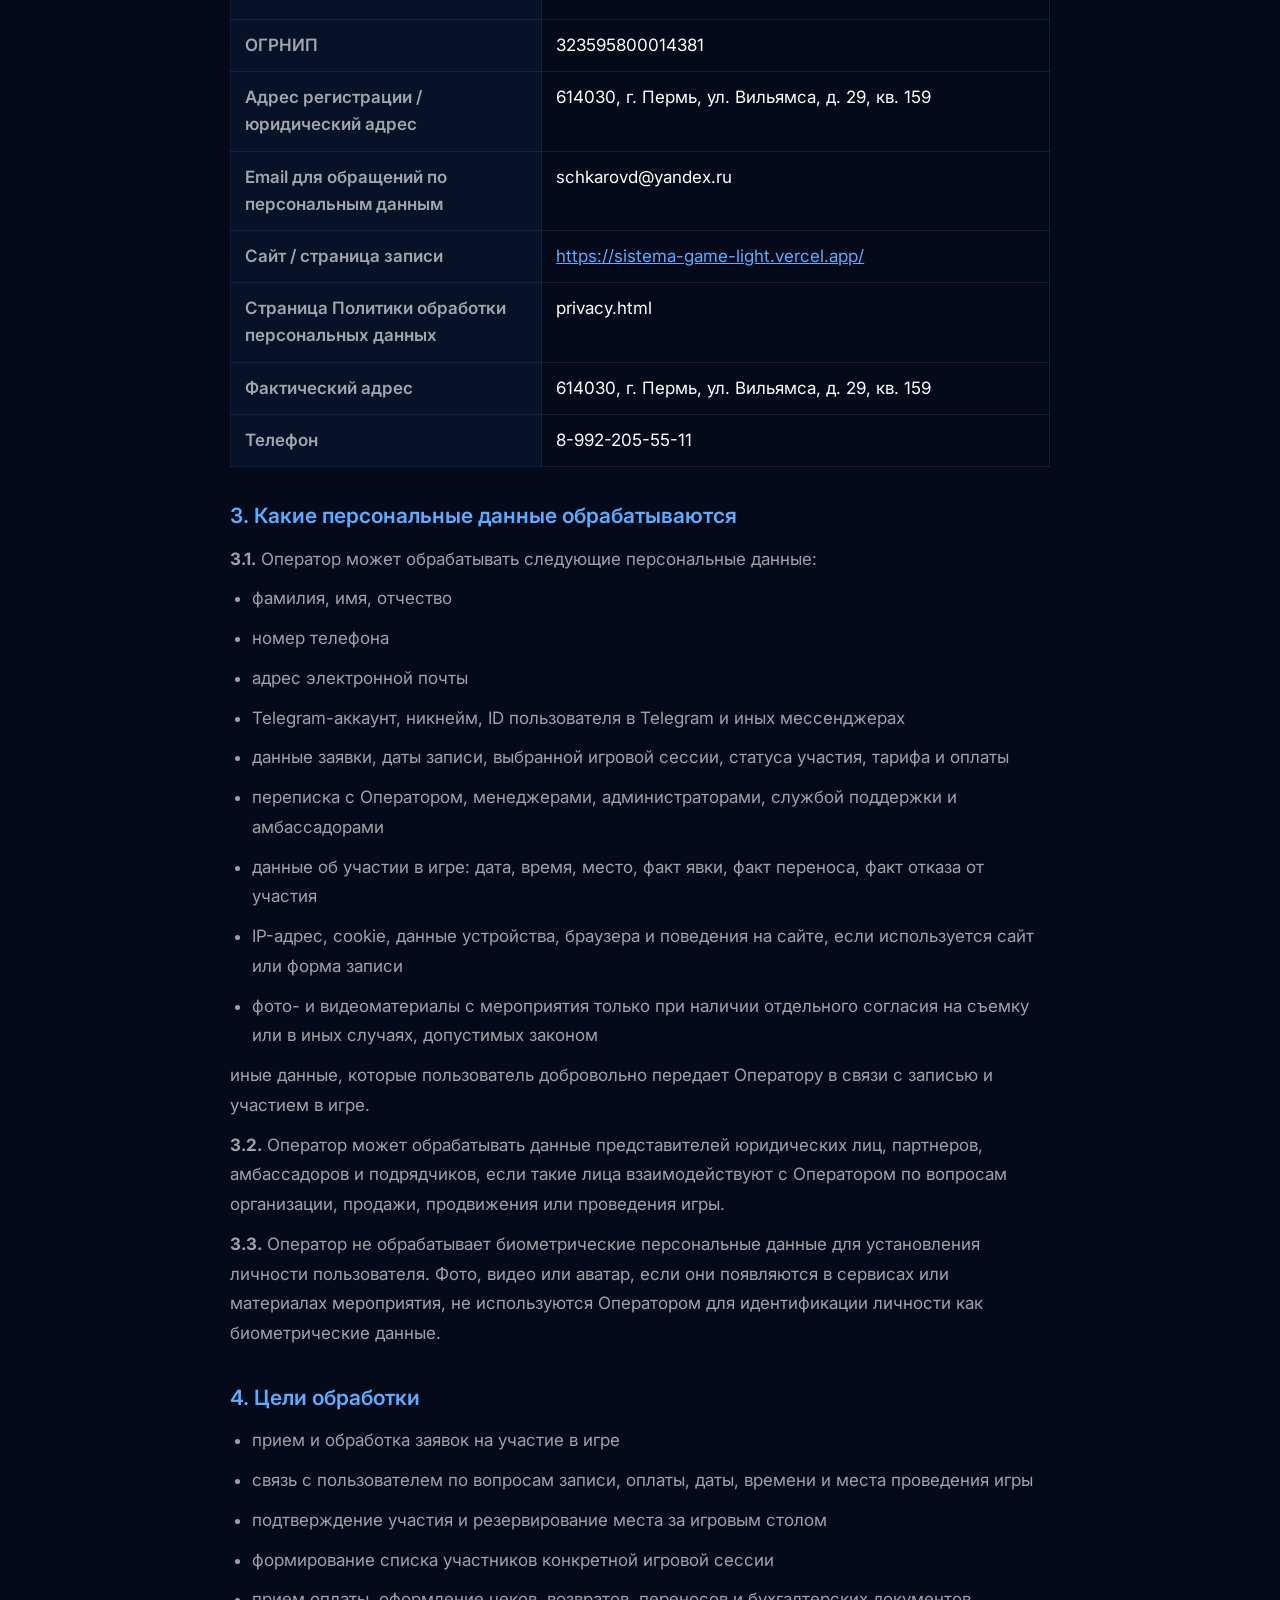
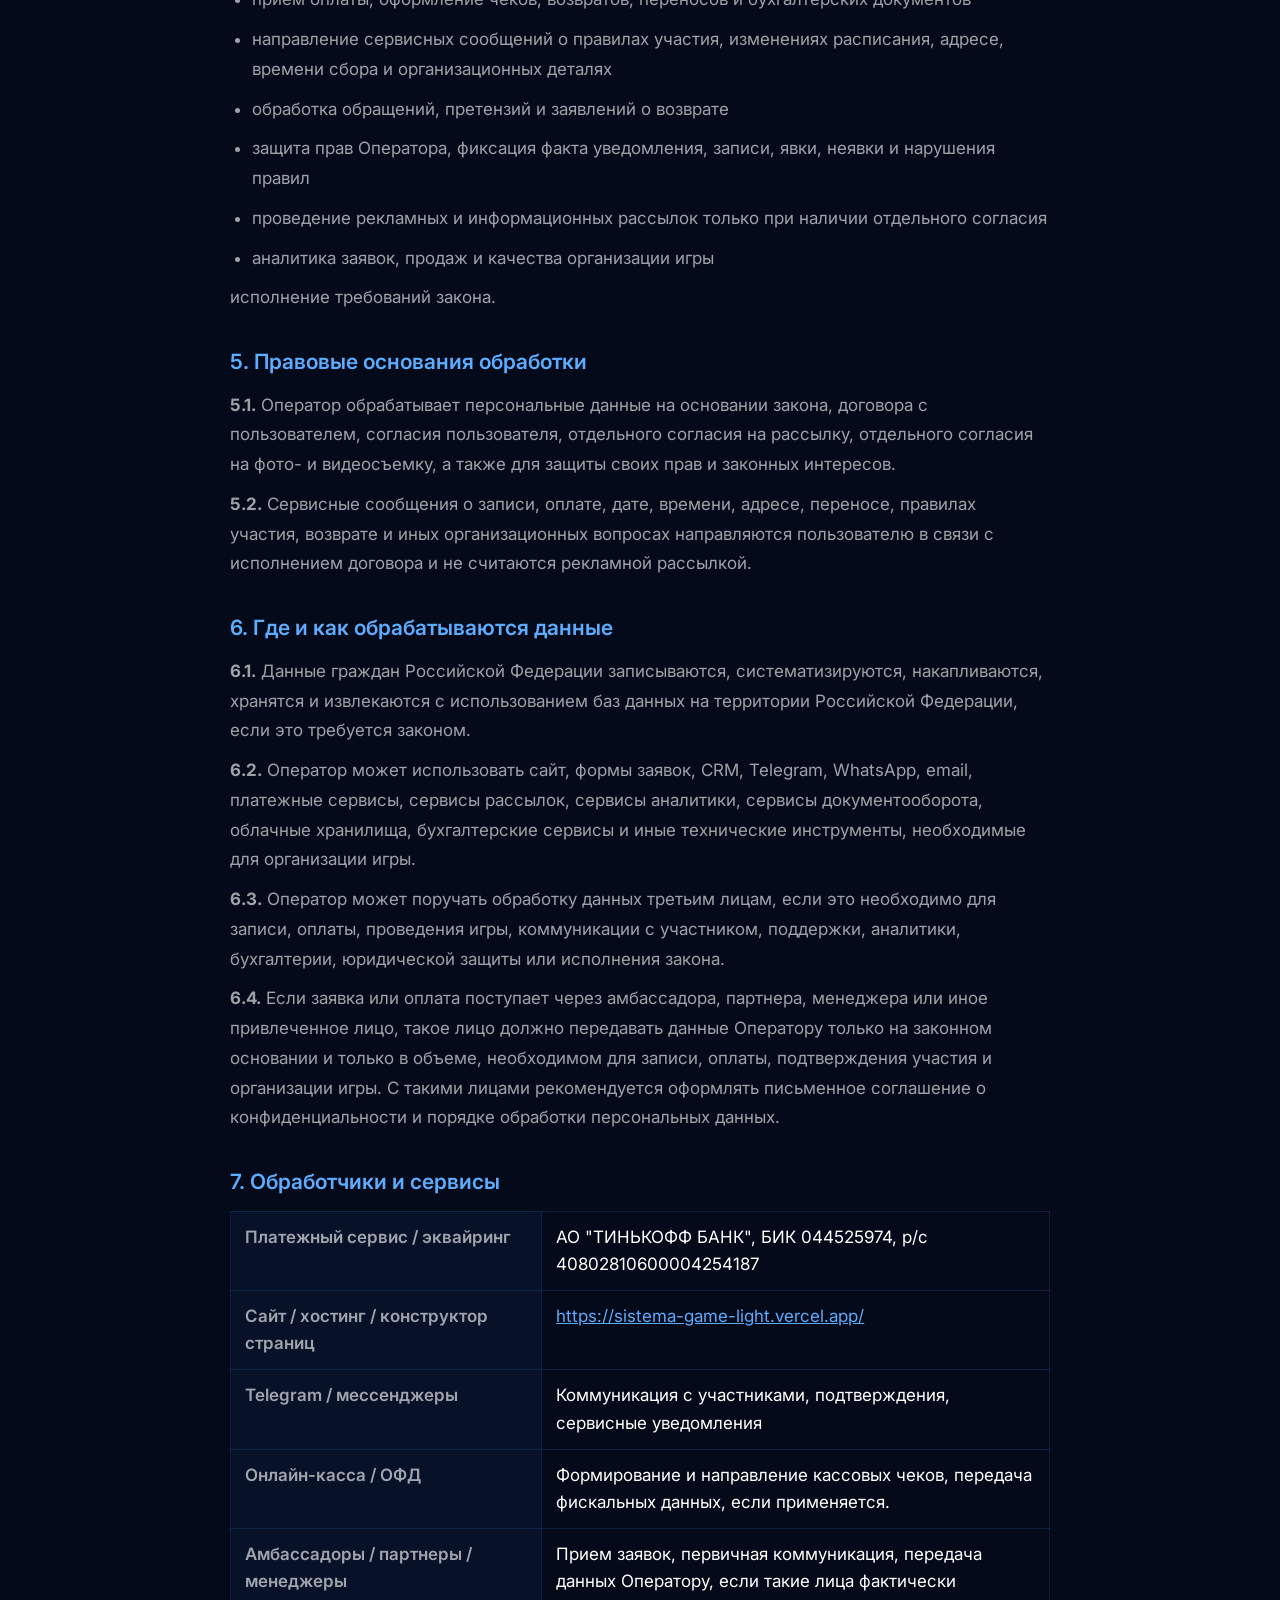
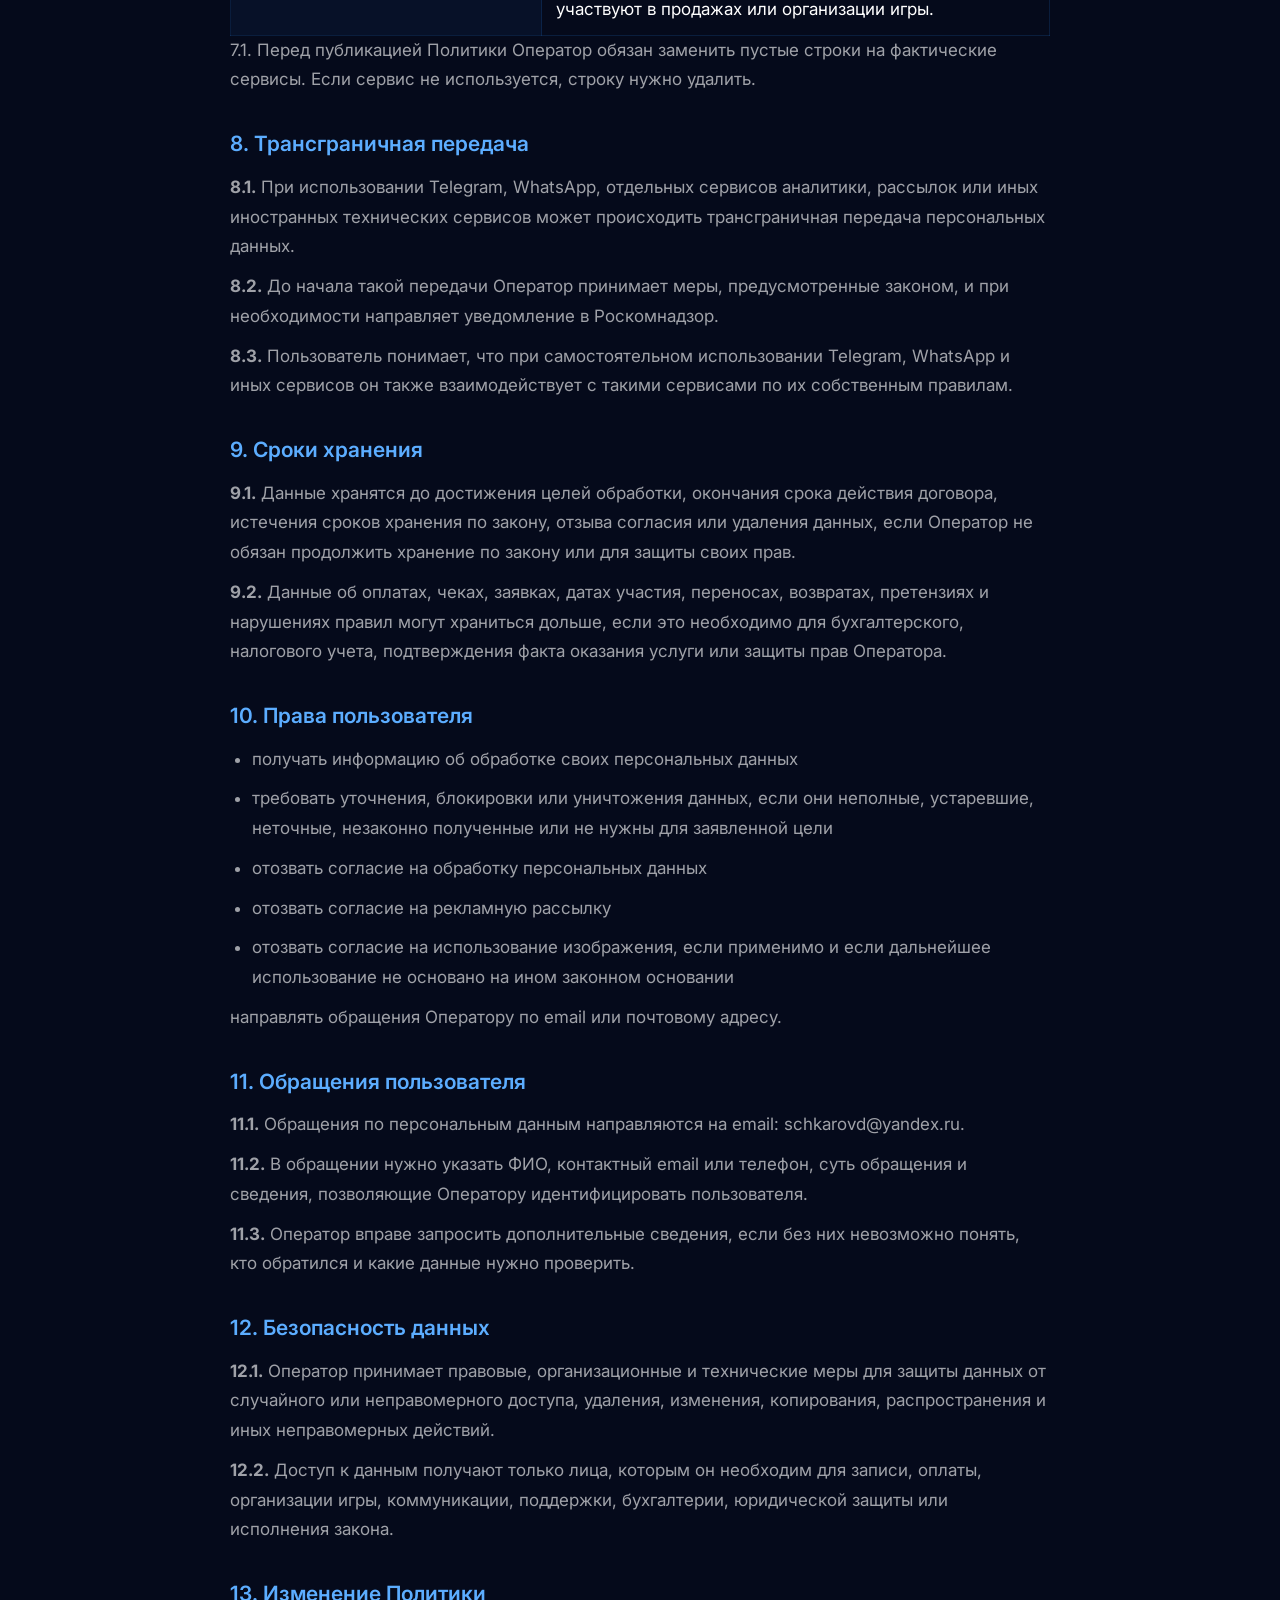
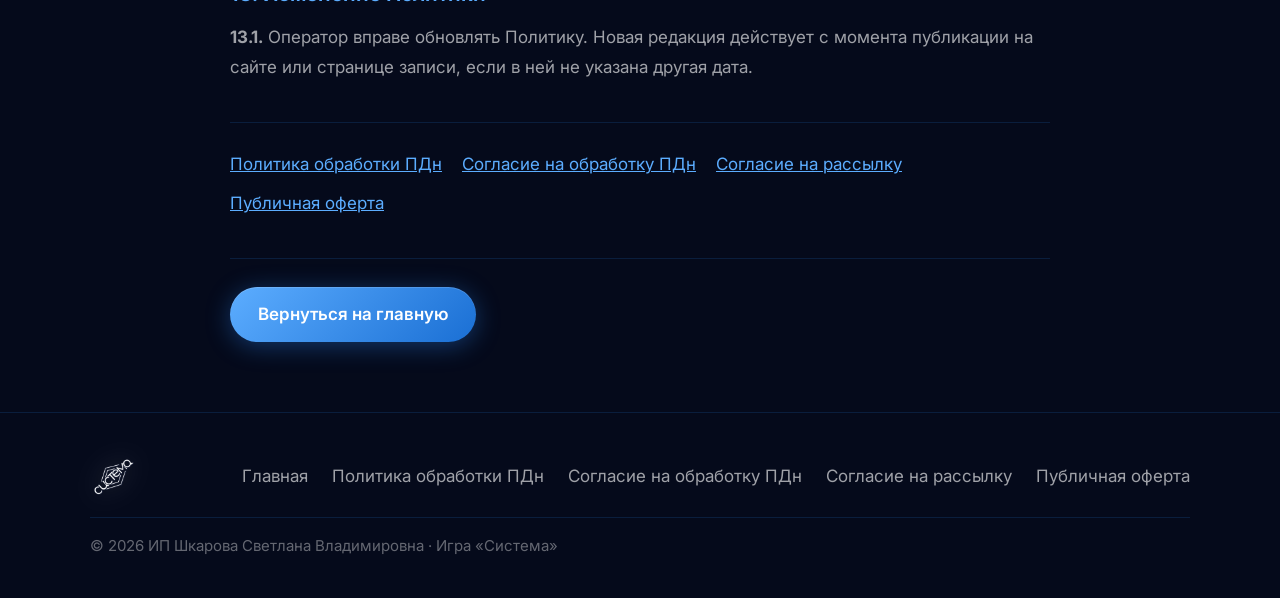
<file: privacy.html>
<!DOCTYPE html>
<html lang="ru">
<head>
  <meta charset="UTF-8">
  <meta name="viewport" content="width=device-width, initial-scale=1.0, viewport-fit=cover">
  <title>Политика обработки персональных данных — Игра «Система»</title>
  <link rel="preconnect" href="https://fonts.googleapis.com">
  <link rel="preconnect" href="https://fonts.gstatic.com" crossorigin>
  <link href="https://fonts.googleapis.com/css2?family=Inter:wght@400;500;600;700;800&display=swap" rel="stylesheet">
  <link rel="icon" href="assets/logo.png" type="image/png">
  <link rel="stylesheet" href="styles.css">
</head>
<body class="page-legal">
  <header class="header header--scrolled">
    <div class="container header__inner">
      <a href="index.html" class="logo">
        <img src="assets/logo.png" alt="Система" class="logo__img">
      </a>
      <a href="index.html" class="btn btn--primary">На главную</a>
    </div>
  </header>
  <main class="legal">
    <div class="container legal__inner legal__inner--wide">
<h1 class="legal__title">1. ПОЛИТИКА ОБРАБОТКИ ПЕРСОНАЛЬНЫХ ДАННЫХ</h1>
<p class="legal__lead">для офлайн-игры Дмитрия Шкарова «Система»</p>
<div class="legal__meta">
<p>Редакция от 08.07.2026 г.</p>
<p>Исполнитель: Индивидуальный предприниматель Шкарова Светлана Владимировна</p>
<p>ИНН: 590770995902</p>
<p>ОГРНИП: 323595800014381</p>
<p>Сайт / страница записи: <a href="https://sistema-game-light.vercel.app/" target="_blank" rel="noopener">https://sistema-game-light.vercel.app/</a></p>
<p>Email для юридических обращений и возвратов: schkarovd@yandex.ru</p>
</div>
<section class="legal__section"><h2>1. Общие положения</h2>
<p><strong>1.1.</strong> Настоящая Политика определяет порядок обработки персональных данных пользователей сайта, страниц записи, форм заявок, мессенджеров, CRM, платежных сервисов, анкет, списков участников и иных сервисов, используемых для организации офлайн-игры Дмитрия Шкарова «Система».</p>
<p><strong>1.2.</strong> Оператор обрабатывает персональные данные в соответствии с Федеральным законом от 27.07.2006 № 152-ФЗ «О персональных данных», Гражданским кодексом РФ, Законом РФ «О защите прав потребителей», Федеральным законом «О рекламе» и иными применимыми актами Российской Федерации.</p>
<p><strong>1.3.</strong> Политика размещается на сайте, странице записи или предоставляется пользователю до отправки заявки, оплаты, подтверждения участия, прохождения анкеты или передачи данных Оператору иным способом.</p>
<p><strong>1.4.</strong> Если пользователь не согласен с Политикой, он должен не оставлять заявку, не оплачивать участие, не передавать Оператору свои данные и не использовать сервисы записи на игру.</p>
<p><strong>1.5.</strong> Оператор не проверяет достоверность данных, которые пользователь указывает о себе, и исходит из того, что пользователь передает данные добровольно, честно и в актуальном виде.</p>
<p><strong>1.6.</strong> Оператор не ставит целью сбор специальных категорий персональных данных. Пользователю не следует передавать в заявках, анкетах, чатах и сообщениях сведения о диагнозах, лечении, медицинских документах, интимной жизни, политических взглядах, религиозных убеждениях и иных специальных категориях данных, если такие сведения прямо не запрошены отдельным документом и отдельным согласием.</p>
<p><strong>1.7.</strong> Базовая модель игры предполагает участие совершеннолетних лиц. Если Оператор допускает к участию несовершеннолетнего, обработка его персональных данных осуществляется только при наличии необходимых согласий законного представителя и с учетом дополнительных требований закона.</p>
</section>
<section class="legal__section"><h2>2. Оператор персональных данных</h2>
<table class="legal__table"><tbody>
<tr><th>Оператор</th><td>Индивидуальный предприниматель Шкарова Светлана Владимировна</td></tr>
<tr><th>ИНН</th><td>590770995902</td></tr>
<tr><th>ОГРНИП</th><td>323595800014381</td></tr>
<tr><th>Адрес регистрации / юридический адрес</th><td>614030, г. Пермь, ул. Вильямса, д. 29, кв. 159</td></tr>
<tr><th>Email для обращений по персональным данным</th><td>schkarovd@yandex.ru</td></tr>
<tr><th>Сайт / страница записи</th><td><a href="https://sistema-game-light.vercel.app/" target="_blank" rel="noopener">https://sistema-game-light.vercel.app/</a></td></tr>
<tr><th>Страница Политики обработки персональных данных</th><td>privacy.html</td></tr>
<tr><th>Фактический адрес</th><td>614030, г. Пермь, ул. Вильямса, д. 29, кв. 159</td></tr>
<tr><th>Телефон</th><td>8-992-205-55-11</td></tr>
</tbody></table>
</section>
<section class="legal__section"><h2>3. Какие персональные данные обрабатываются</h2>
<p><strong>3.1.</strong> Оператор может обрабатывать следующие персональные данные:</p>
<ul>
<li>фамилия, имя, отчество</li>
<li>номер телефона</li>
<li>адрес электронной почты</li>
<li>Telegram-аккаунт, никнейм, ID пользователя в Telegram и иных мессенджерах</li>
<li>данные заявки, даты записи, выбранной игровой сессии, статуса участия, тарифа и оплаты</li>
<li>переписка с Оператором, менеджерами, администраторами, службой поддержки и амбассадорами</li>
<li>данные об участии в игре: дата, время, место, факт явки, факт переноса, факт отказа от участия</li>
<li>IP-адрес, cookie, данные устройства, браузера и поведения на сайте, если используется сайт или форма записи</li>
<li>фото- и видеоматериалы с мероприятия только при наличии отдельного согласия на съемку или в иных случаях, допустимых законом</li>
</ul>
<p>иные данные, которые пользователь добровольно передает Оператору в связи с записью и участием в игре.</p>
<p><strong>3.2.</strong> Оператор может обрабатывать данные представителей юридических лиц, партнеров, амбассадоров и подрядчиков, если такие лица взаимодействуют с Оператором по вопросам организации, продажи, продвижения или проведения игры.</p>
<p><strong>3.3.</strong> Оператор не обрабатывает биометрические персональные данные для установления личности пользователя. Фото, видео или аватар, если они появляются в сервисах или материалах мероприятия, не используются Оператором для идентификации личности как биометрические данные.</p>
</section>
<section class="legal__section"><h2>4. Цели обработки</h2>
<ul>
<li>прием и обработка заявок на участие в игре</li>
<li>связь с пользователем по вопросам записи, оплаты, даты, времени и места проведения игры</li>
<li>подтверждение участия и резервирование места за игровым столом</li>
<li>формирование списка участников конкретной игровой сессии</li>
<li>прием оплаты, оформление чеков, возвратов, переносов и бухгалтерских документов</li>
<li>направление сервисных сообщений о правилах участия, изменениях расписания, адресе, времени сбора и организационных деталях</li>
<li>обработка обращений, претензий и заявлений о возврате</li>
<li>защита прав Оператора, фиксация факта уведомления, записи, явки, неявки и нарушения правил</li>
<li>проведение рекламных и информационных рассылок только при наличии отдельного согласия</li>
<li>аналитика заявок, продаж и качества организации игры</li>
</ul>
<p>исполнение требований закона.</p>
</section>
<section class="legal__section"><h2>5. Правовые основания обработки</h2>
<p><strong>5.1.</strong> Оператор обрабатывает персональные данные на основании закона, договора с пользователем, согласия пользователя, отдельного согласия на рассылку, отдельного согласия на фото- и видеосъемку, а также для защиты своих прав и законных интересов.</p>
<p><strong>5.2.</strong> Сервисные сообщения о записи, оплате, дате, времени, адресе, переносе, правилах участия, возврате и иных организационных вопросах направляются пользователю в связи с исполнением договора и не считаются рекламной рассылкой.</p>
</section>
<section class="legal__section"><h2>6. Где и как обрабатываются данные</h2>
<p><strong>6.1.</strong> Данные граждан Российской Федерации записываются, систематизируются, накапливаются, хранятся и извлекаются с использованием баз данных на территории Российской Федерации, если это требуется законом.</p>
<p><strong>6.2.</strong> Оператор может использовать сайт, формы заявок, CRM, Telegram, WhatsApp, email, платежные сервисы, сервисы рассылок, сервисы аналитики, сервисы документооборота, облачные хранилища, бухгалтерские сервисы и иные технические инструменты, необходимые для организации игры.</p>
<p><strong>6.3.</strong> Оператор может поручать обработку данных третьим лицам, если это необходимо для записи, оплаты, проведения игры, коммуникации с участником, поддержки, аналитики, бухгалтерии, юридической защиты или исполнения закона.</p>
<p><strong>6.4.</strong> Если заявка или оплата поступает через амбассадора, партнера, менеджера или иное привлеченное лицо, такое лицо должно передавать данные Оператору только на законном основании и только в объеме, необходимом для записи, оплаты, подтверждения участия и организации игры. С такими лицами рекомендуется оформлять письменное соглашение о конфиденциальности и порядке обработки персональных данных.</p>
</section>
<section class="legal__section"><h2>7. Обработчики и сервисы</h2>
<table class="legal__table"><tbody>
<tr><th>Платежный сервис / эквайринг</th><td>АО &quot;ТИНЬКОФФ БАНК&quot;, БИК 044525974, р/с 40802810600004254187</td></tr>
<tr><th>Сайт / хостинг / конструктор страниц</th><td><a href="https://sistema-game-light.vercel.app/" target="_blank" rel="noopener">https://sistema-game-light.vercel.app/</a></td></tr>
<tr><th>Telegram / мессенджеры</th><td>Коммуникация с участниками, подтверждения, сервисные уведомления</td></tr>
<tr><th>Онлайн-касса / ОФД</th><td>Формирование и направление кассовых чеков, передача фискальных данных, если применяется.</td></tr>
<tr><th>Амбассадоры / партнеры / менеджеры</th><td>Прием заявок, первичная коммуникация, передача данных Оператору, если такие лица фактически участвуют в продажах или организации игры.</td></tr>
</tbody></table>
<p>7.1. Перед публикацией Политики Оператор обязан заменить пустые строки на фактические сервисы. Если сервис не используется, строку нужно удалить.</p>
</section>
<section class="legal__section"><h2>8. Трансграничная передача</h2>
<p><strong>8.1.</strong> При использовании Telegram, WhatsApp, отдельных сервисов аналитики, рассылок или иных иностранных технических сервисов может происходить трансграничная передача персональных данных.</p>
<p><strong>8.2.</strong> До начала такой передачи Оператор принимает меры, предусмотренные законом, и при необходимости направляет уведомление в Роскомнадзор.</p>
<p><strong>8.3.</strong> Пользователь понимает, что при самостоятельном использовании Telegram, WhatsApp и иных сервисов он также взаимодействует с такими сервисами по их собственным правилам.</p>
</section>
<section class="legal__section"><h2>9. Сроки хранения</h2>
<p><strong>9.1.</strong> Данные хранятся до достижения целей обработки, окончания срока действия договора, истечения сроков хранения по закону, отзыва согласия или удаления данных, если Оператор не обязан продолжить хранение по закону или для защиты своих прав.</p>
<p><strong>9.2.</strong> Данные об оплатах, чеках, заявках, датах участия, переносах, возвратах, претензиях и нарушениях правил могут храниться дольше, если это необходимо для бухгалтерского, налогового учета, подтверждения факта оказания услуги или защиты прав Оператора.</p>
</section>
<section class="legal__section"><h2>10. Права пользователя</h2>
<ul>
<li>получать информацию об обработке своих персональных данных</li>
<li>требовать уточнения, блокировки или уничтожения данных, если они неполные, устаревшие, неточные, незаконно полученные или не нужны для заявленной цели</li>
<li>отозвать согласие на обработку персональных данных</li>
<li>отозвать согласие на рекламную рассылку</li>
<li>отозвать согласие на использование изображения, если применимо и если дальнейшее использование не основано на ином законном основании</li>
</ul>
<p>направлять обращения Оператору по email или почтовому адресу.</p>
</section>
<section class="legal__section"><h2>11. Обращения пользователя</h2>
<p><strong>11.1.</strong> Обращения по персональным данным направляются на email: schkarovd@yandex.ru.</p>
<p><strong>11.2.</strong> В обращении нужно указать ФИО, контактный email или телефон, суть обращения и сведения, позволяющие Оператору идентифицировать пользователя.</p>
<p><strong>11.3.</strong> Оператор вправе запросить дополнительные сведения, если без них невозможно понять, кто обратился и какие данные нужно проверить.</p>
</section>
<section class="legal__section"><h2>12. Безопасность данных</h2>
<p><strong>12.1.</strong> Оператор принимает правовые, организационные и технические меры для защиты данных от случайного или неправомерного доступа, удаления, изменения, копирования, распространения и иных неправомерных действий.</p>
<p><strong>12.2.</strong> Доступ к данным получают только лица, которым он необходим для записи, оплаты, организации игры, коммуникации, поддержки, бухгалтерии, юридической защиты или исполнения закона.</p>
</section>
<section class="legal__section"><h2>13. Изменение Политики</h2>
<p><strong>13.1.</strong> Оператор вправе обновлять Политику. Новая редакция действует с момента публикации на сайте или странице записи, если в ней не указана другая дата.</p>
</section>
      <nav class="legal__nav">
        <a href="privacy.html">Политика обработки ПДн</a>
        <a href="legal/consent-pd.html">Согласие на обработку ПДн</a>
        <a href="legal/consent-mailing.html">Согласие на рассылку</a>
        <a href="legal/offer.html">Публичная оферта</a>
      </nav>
      <div class="legal__back">
        <a href="index.html" class="btn btn--primary">Вернуться на главную</a>
      </div>
    </div>
  </main>
  <footer class="footer">
    <div class="container footer__inner">
      <div class="footer__brand">
        <img src="assets/logo.png" alt="Система" class="logo__img logo__img--footer">
      </div>
      <div class="footer__links">
        <a href="index.html">Главная</a>
        <a href="privacy.html">Политика обработки ПДн</a>
        <a href="legal/consent-pd.html">Согласие на обработку ПДн</a>
        <a href="legal/consent-mailing.html">Согласие на рассылку</a>
        <a href="legal/offer.html">Публичная оферта</a>
      </div>
      <p class="footer__copy">© 2026 ИП Шкарова Светлана Владимировна · Игра «Система»</p>
    </div>
  </footer>
</body>
</html>
</file>
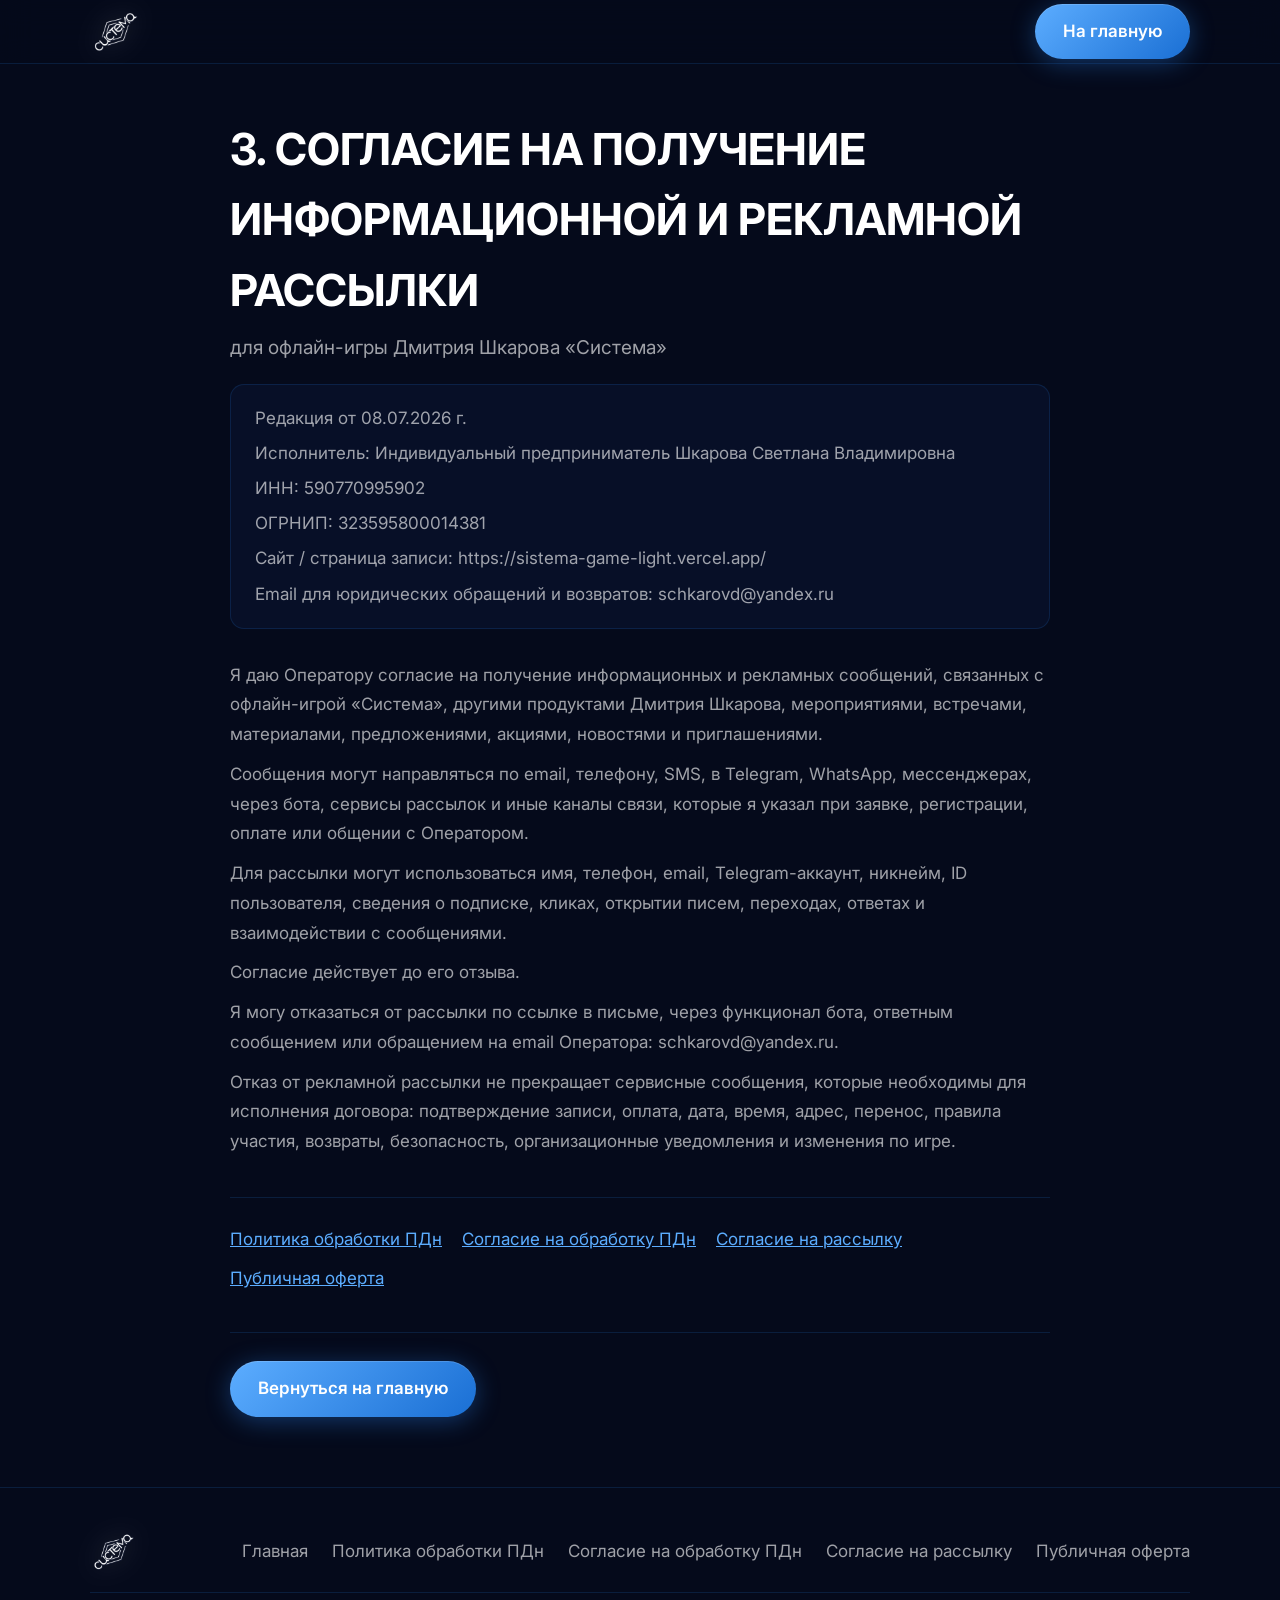
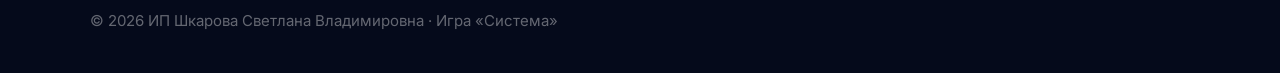
<file: legal/consent-mailing.html>
<!DOCTYPE html>
<html lang="ru">
<head>
  <meta charset="UTF-8">
  <meta name="viewport" content="width=device-width, initial-scale=1.0, viewport-fit=cover">
  <title>Согласие на получение рассылки — Игра «Система»</title>
  <link rel="preconnect" href="https://fonts.googleapis.com">
  <link rel="preconnect" href="https://fonts.gstatic.com" crossorigin>
  <link href="https://fonts.googleapis.com/css2?family=Inter:wght@400;500;600;700;800&display=swap" rel="stylesheet">
  <link rel="icon" href="../assets/logo.png" type="image/png">
  <link rel="stylesheet" href="../styles.css">
</head>
<body class="page-legal">
  <header class="header header--scrolled">
    <div class="container header__inner">
      <a href="../index.html" class="logo">
        <img src="../assets/logo.png" alt="Система" class="logo__img">
      </a>
      <a href="../index.html" class="btn btn--primary">На главную</a>
    </div>
  </header>
  <main class="legal">
    <div class="container legal__inner legal__inner--wide">
<h1 class="legal__title">3. СОГЛАСИЕ НА ПОЛУЧЕНИЕ ИНФОРМАЦИОННОЙ И РЕКЛАМНОЙ РАССЫЛКИ</h1>
<p class="legal__lead">для офлайн-игры Дмитрия Шкарова «Система»</p>
<div class="legal__meta">
<p>Редакция от 08.07.2026 г.</p>
<p>Исполнитель: Индивидуальный предприниматель Шкарова Светлана Владимировна</p>
<p>ИНН: 590770995902</p>
<p>ОГРНИП: 323595800014381</p>
<p>Сайт / страница записи: <a href="https://sistema-game-light.vercel.app/" target="_blank" rel="noopener">https://sistema-game-light.vercel.app/</a></p>
<p>Email для юридических обращений и возвратов: schkarovd@yandex.ru</p>
</div>
<section class="legal__section">
<p>Я даю Оператору согласие на получение информационных и рекламных сообщений, связанных с офлайн-игрой «Система», другими продуктами Дмитрия Шкарова, мероприятиями, встречами, материалами, предложениями, акциями, новостями и приглашениями.</p>
<p>Сообщения могут направляться по email, телефону, SMS, в Telegram, WhatsApp, мессенджерах, через бота, сервисы рассылок и иные каналы связи, которые я указал при заявке, регистрации, оплате или общении с Оператором.</p>
<p>Для рассылки могут использоваться имя, телефон, email, Telegram-аккаунт, никнейм, ID пользователя, сведения о подписке, кликах, открытии писем, переходах, ответах и взаимодействии с сообщениями.</p>
<p>Согласие действует до его отзыва.</p>
<p>Я могу отказаться от рассылки по ссылке в письме, через функционал бота, ответным сообщением или обращением на email Оператора: schkarovd@yandex.ru.</p>
<p>Отказ от рекламной рассылки не прекращает сервисные сообщения, которые необходимы для исполнения договора: подтверждение записи, оплата, дата, время, адрес, перенос, правила участия, возвраты, безопасность, организационные уведомления и изменения по игре.</p>
</section>
      <nav class="legal__nav">
        <a href="../privacy.html">Политика обработки ПДн</a>
        <a href="consent-pd.html">Согласие на обработку ПДн</a>
        <a href="consent-mailing.html">Согласие на рассылку</a>
        <a href="offer.html">Публичная оферта</a>
      </nav>
      <div class="legal__back">
        <a href="../index.html" class="btn btn--primary">Вернуться на главную</a>
      </div>
    </div>
  </main>
  <footer class="footer">
    <div class="container footer__inner">
      <div class="footer__brand">
        <img src="../assets/logo.png" alt="Система" class="logo__img logo__img--footer">
      </div>
      <div class="footer__links">
        <a href="../index.html">Главная</a>
        <a href="../privacy.html">Политика обработки ПДн</a>
        <a href="consent-pd.html">Согласие на обработку ПДн</a>
        <a href="consent-mailing.html">Согласие на рассылку</a>
        <a href="offer.html">Публичная оферта</a>
      </div>
      <p class="footer__copy">© 2026 ИП Шкарова Светлана Владимировна · Игра «Система»</p>
    </div>
  </footer>
</body>
</html>
</file>
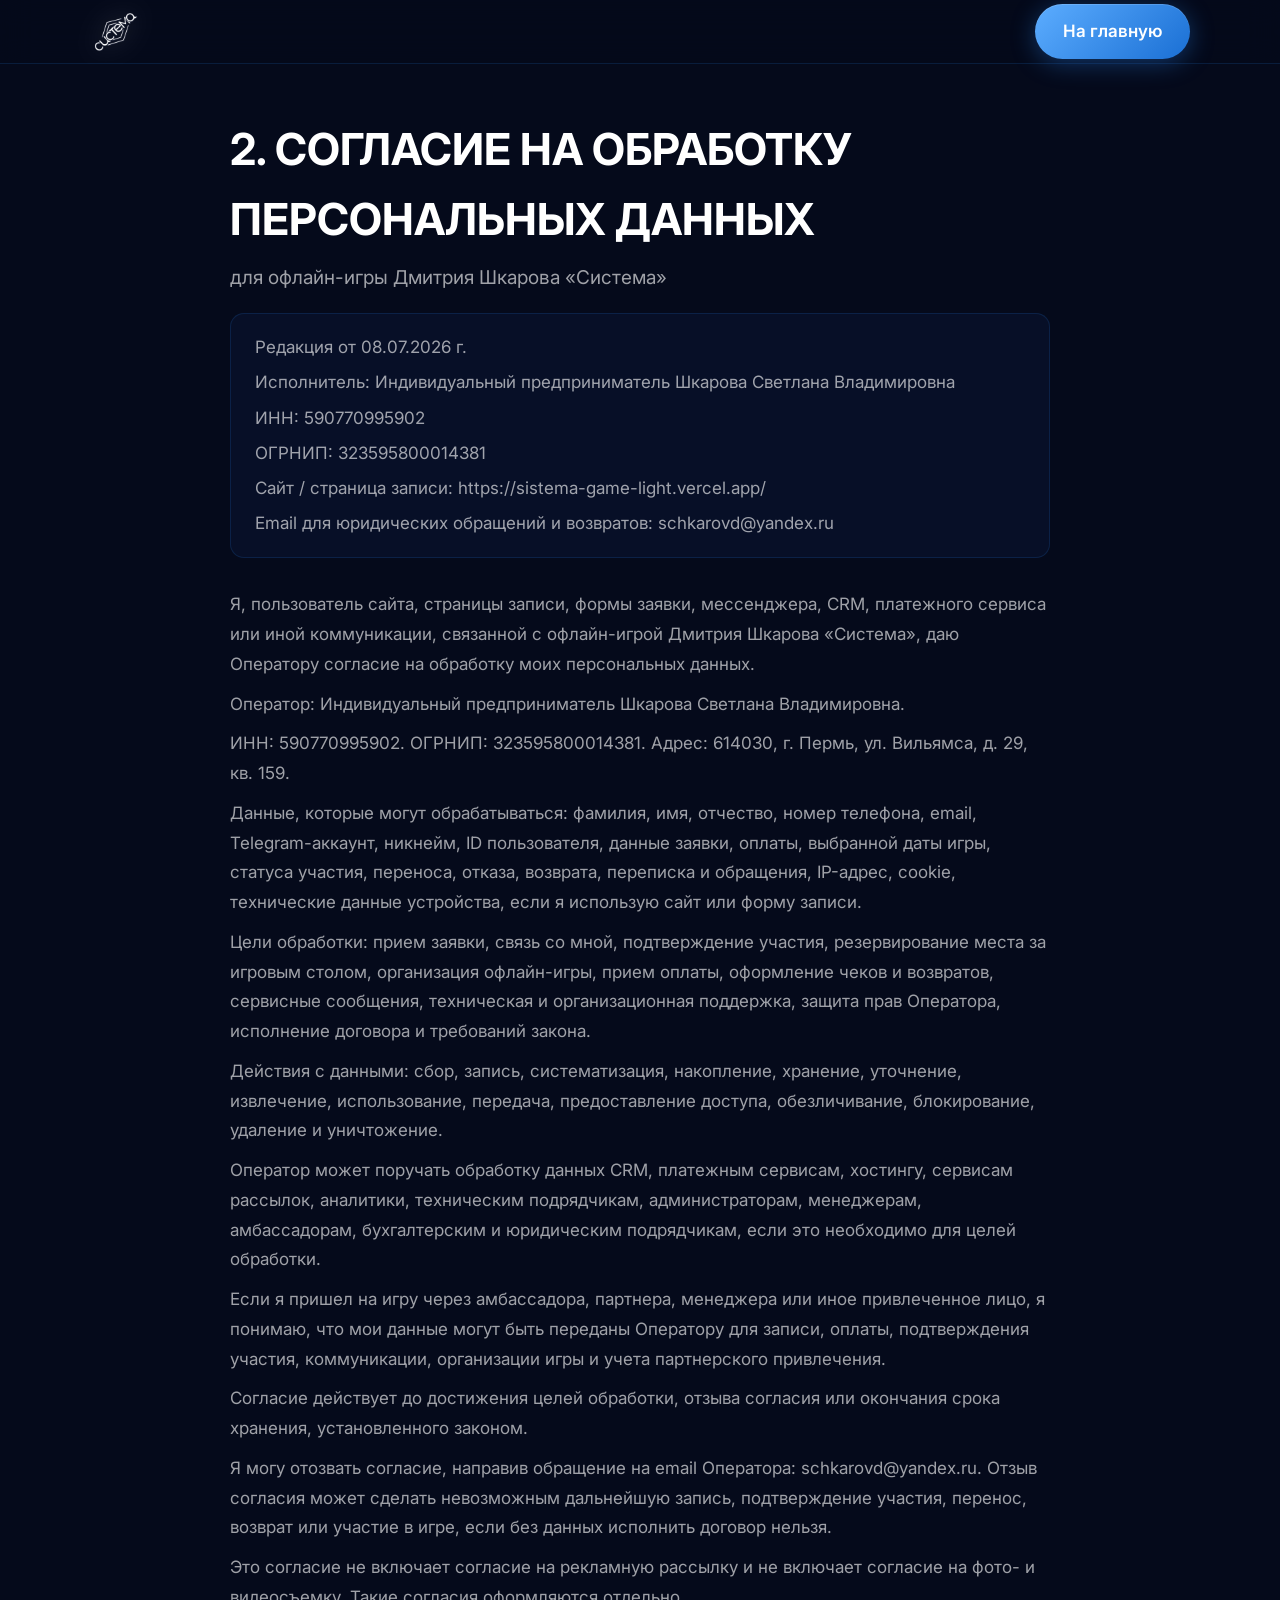
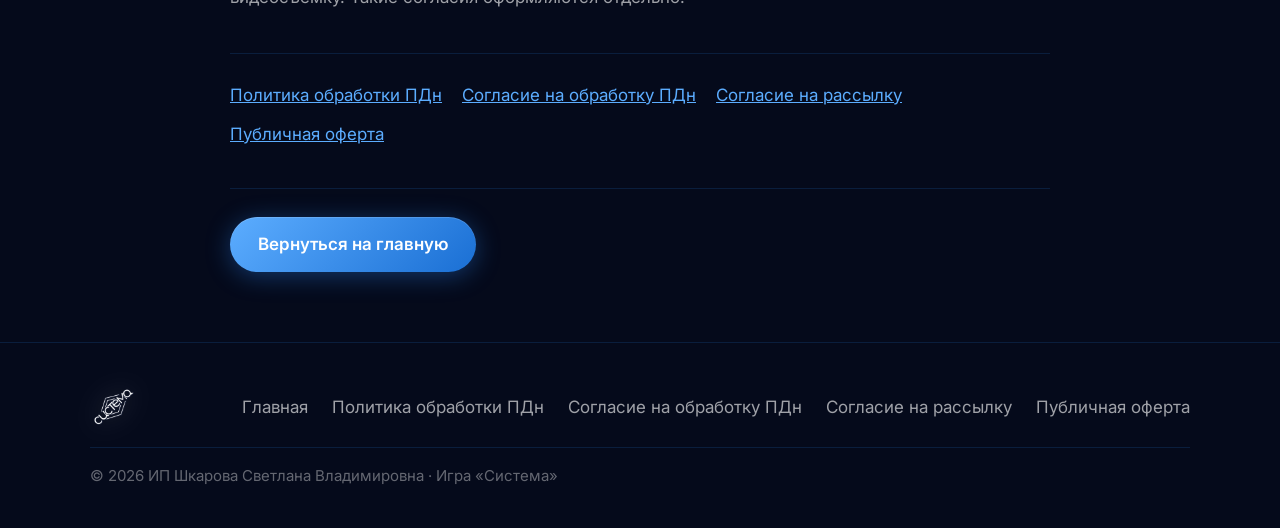
<file: legal/consent-pd.html>
<!DOCTYPE html>
<html lang="ru">
<head>
  <meta charset="UTF-8">
  <meta name="viewport" content="width=device-width, initial-scale=1.0, viewport-fit=cover">
  <title>Согласие на обработку персональных данных — Игра «Система»</title>
  <link rel="preconnect" href="https://fonts.googleapis.com">
  <link rel="preconnect" href="https://fonts.gstatic.com" crossorigin>
  <link href="https://fonts.googleapis.com/css2?family=Inter:wght@400;500;600;700;800&display=swap" rel="stylesheet">
  <link rel="icon" href="../assets/logo.png" type="image/png">
  <link rel="stylesheet" href="../styles.css">
</head>
<body class="page-legal">
  <header class="header header--scrolled">
    <div class="container header__inner">
      <a href="../index.html" class="logo">
        <img src="../assets/logo.png" alt="Система" class="logo__img">
      </a>
      <a href="../index.html" class="btn btn--primary">На главную</a>
    </div>
  </header>
  <main class="legal">
    <div class="container legal__inner legal__inner--wide">
<h1 class="legal__title">2. СОГЛАСИЕ НА ОБРАБОТКУ ПЕРСОНАЛЬНЫХ ДАННЫХ</h1>
<p class="legal__lead">для офлайн-игры Дмитрия Шкарова «Система»</p>
<div class="legal__meta">
<p>Редакция от 08.07.2026 г.</p>
<p>Исполнитель: Индивидуальный предприниматель Шкарова Светлана Владимировна</p>
<p>ИНН: 590770995902</p>
<p>ОГРНИП: 323595800014381</p>
<p>Сайт / страница записи: <a href="https://sistema-game-light.vercel.app/" target="_blank" rel="noopener">https://sistema-game-light.vercel.app/</a></p>
<p>Email для юридических обращений и возвратов: schkarovd@yandex.ru</p>
</div>
<section class="legal__section">
<p>Я, пользователь сайта, страницы записи, формы заявки, мессенджера, CRM, платежного сервиса или иной коммуникации, связанной с офлайн-игрой Дмитрия Шкарова «Система», даю Оператору согласие на обработку моих персональных данных.</p>
<p>Оператор: Индивидуальный предприниматель Шкарова Светлана Владимировна.</p>
<p>ИНН: 590770995902. ОГРНИП: 323595800014381. Адрес: 614030, г. Пермь, ул. Вильямса, д. 29, кв. 159.</p>
<p>Данные, которые могут обрабатываться: фамилия, имя, отчество, номер телефона, email, Telegram-аккаунт, никнейм, ID пользователя, данные заявки, оплаты, выбранной даты игры, статуса участия, переноса, отказа, возврата, переписка и обращения, IP-адрес, cookie, технические данные устройства, если я использую сайт или форму записи.</p>
<p>Цели обработки: прием заявки, связь со мной, подтверждение участия, резервирование места за игровым столом, организация офлайн-игры, прием оплаты, оформление чеков и возвратов, сервисные сообщения, техническая и организационная поддержка, защита прав Оператора, исполнение договора и требований закона.</p>
<p>Действия с данными: сбор, запись, систематизация, накопление, хранение, уточнение, извлечение, использование, передача, предоставление доступа, обезличивание, блокирование, удаление и уничтожение.</p>
<p>Оператор может поручать обработку данных CRM, платежным сервисам, хостингу, сервисам рассылок, аналитики, техническим подрядчикам, администраторам, менеджерам, амбассадорам, бухгалтерским и юридическим подрядчикам, если это необходимо для целей обработки.</p>
<p>Если я пришел на игру через амбассадора, партнера, менеджера или иное привлеченное лицо, я понимаю, что мои данные могут быть переданы Оператору для записи, оплаты, подтверждения участия, коммуникации, организации игры и учета партнерского привлечения.</p>
<p>Согласие действует до достижения целей обработки, отзыва согласия или окончания срока хранения, установленного законом.</p>
<p>Я могу отозвать согласие, направив обращение на email Оператора: schkarovd@yandex.ru. Отзыв согласия может сделать невозможным дальнейшую запись, подтверждение участия, перенос, возврат или участие в игре, если без данных исполнить договор нельзя.</p>
<p>Это согласие не включает согласие на рекламную рассылку и не включает согласие на фото- и видеосъемку. Такие согласия оформляются отдельно.</p>
</section>
      <nav class="legal__nav">
        <a href="../privacy.html">Политика обработки ПДн</a>
        <a href="consent-pd.html">Согласие на обработку ПДн</a>
        <a href="consent-mailing.html">Согласие на рассылку</a>
        <a href="offer.html">Публичная оферта</a>
      </nav>
      <div class="legal__back">
        <a href="../index.html" class="btn btn--primary">Вернуться на главную</a>
      </div>
    </div>
  </main>
  <footer class="footer">
    <div class="container footer__inner">
      <div class="footer__brand">
        <img src="../assets/logo.png" alt="Система" class="logo__img logo__img--footer">
      </div>
      <div class="footer__links">
        <a href="../index.html">Главная</a>
        <a href="../privacy.html">Политика обработки ПДн</a>
        <a href="consent-pd.html">Согласие на обработку ПДн</a>
        <a href="consent-mailing.html">Согласие на рассылку</a>
        <a href="offer.html">Публичная оферта</a>
      </div>
      <p class="footer__copy">© 2026 ИП Шкарова Светлана Владимировна · Игра «Система»</p>
    </div>
  </footer>
</body>
</html>
</file>
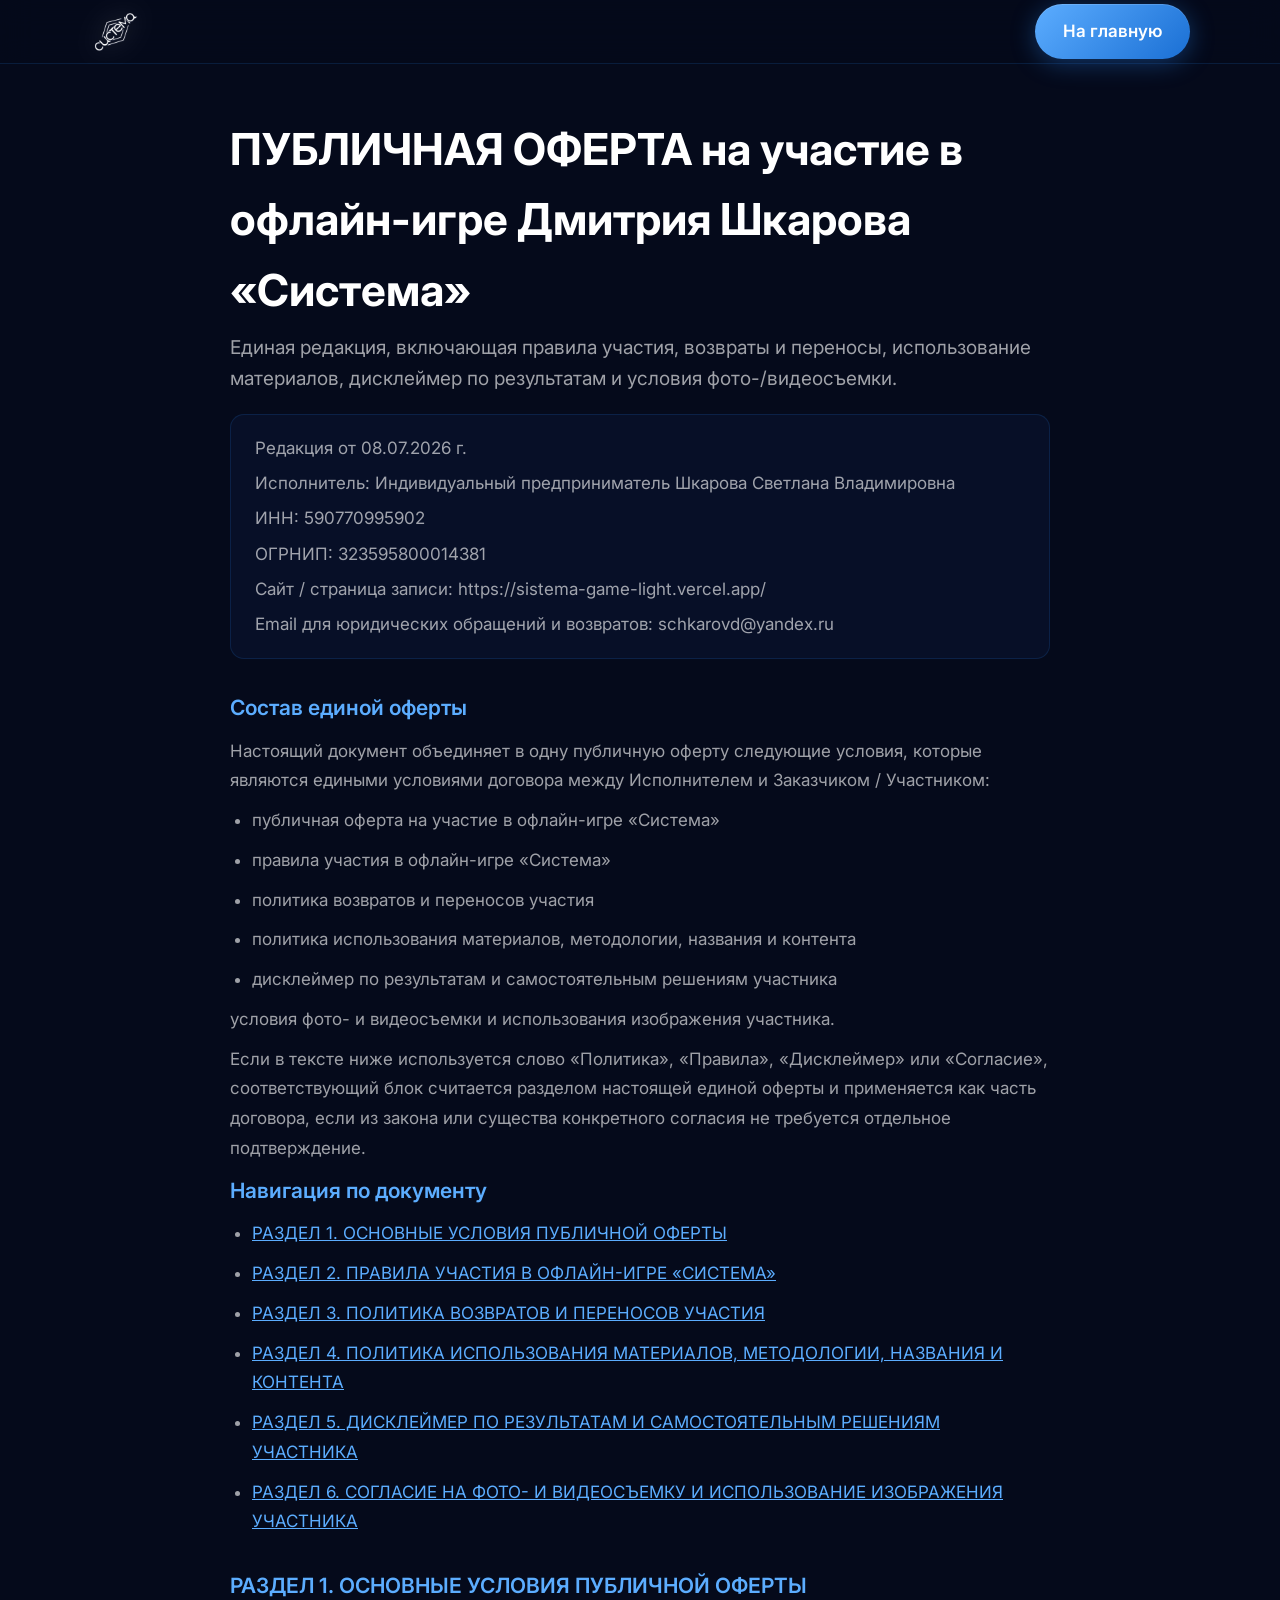
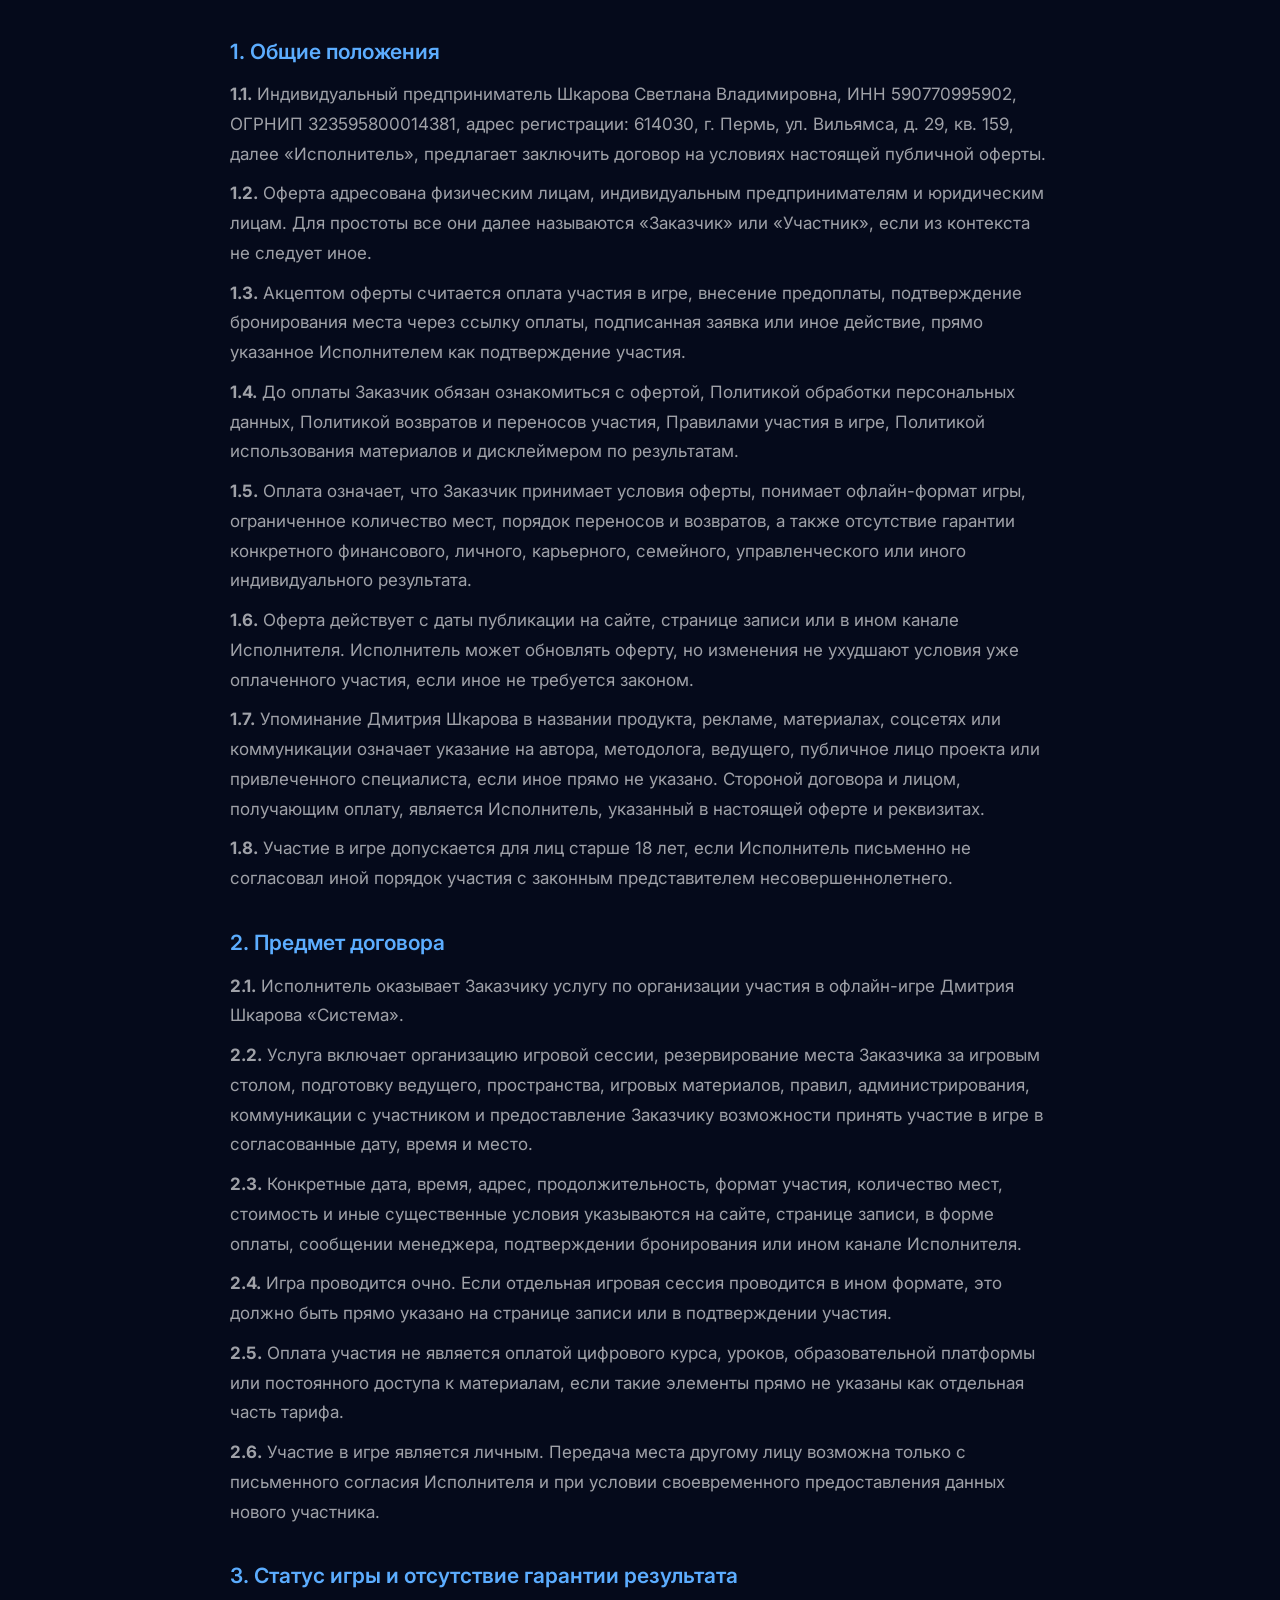
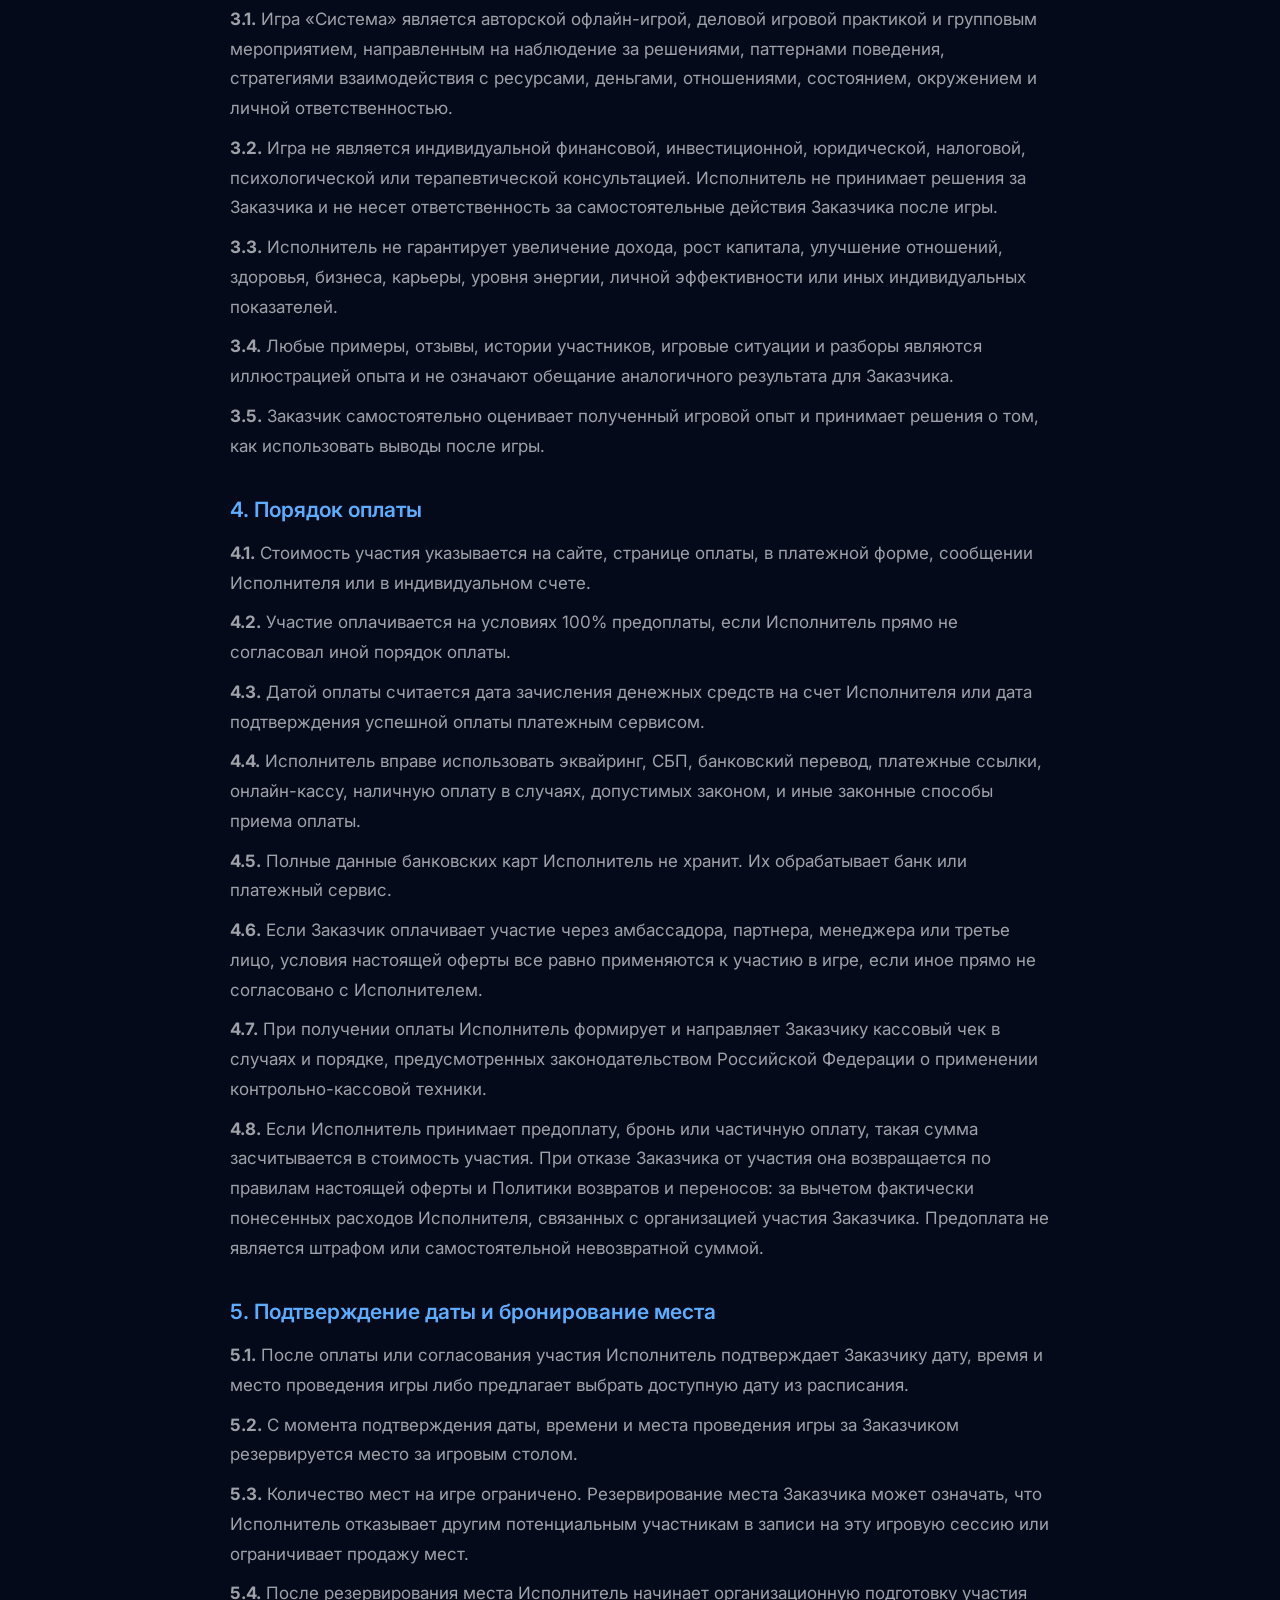
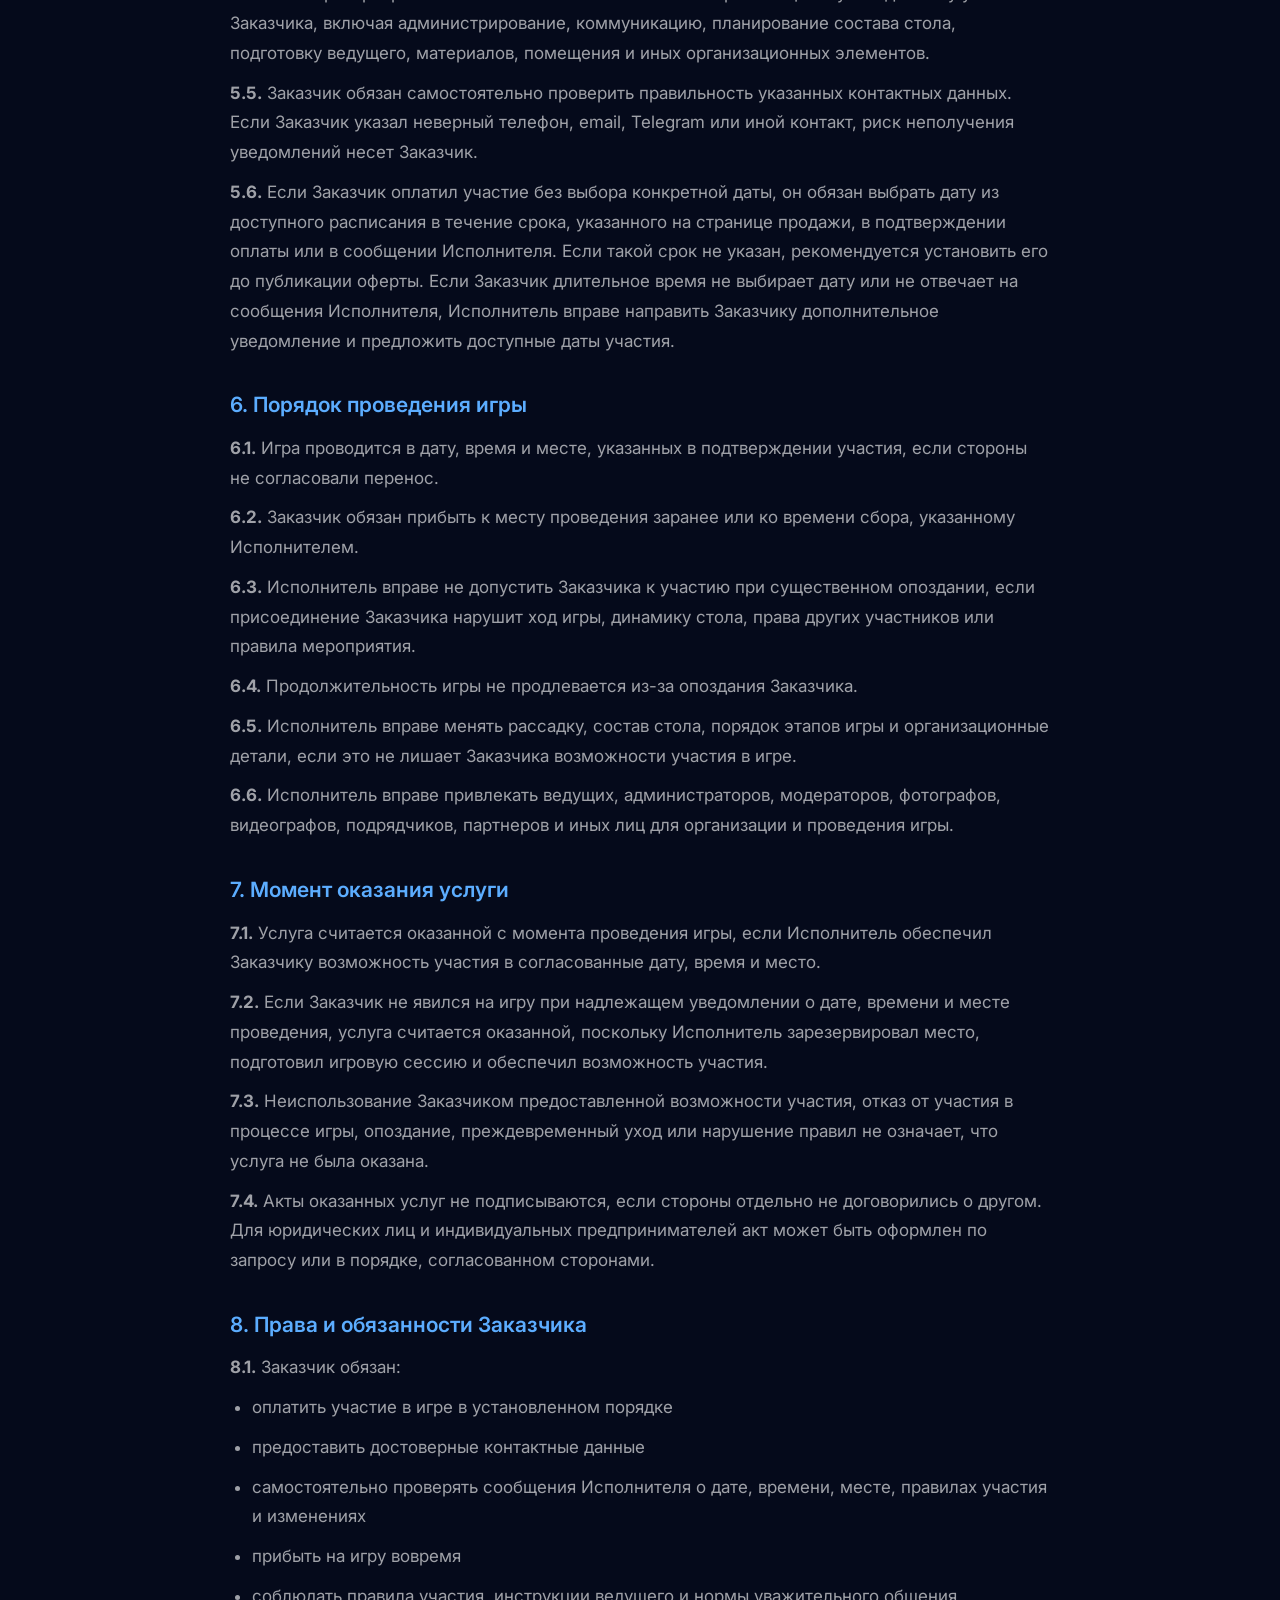
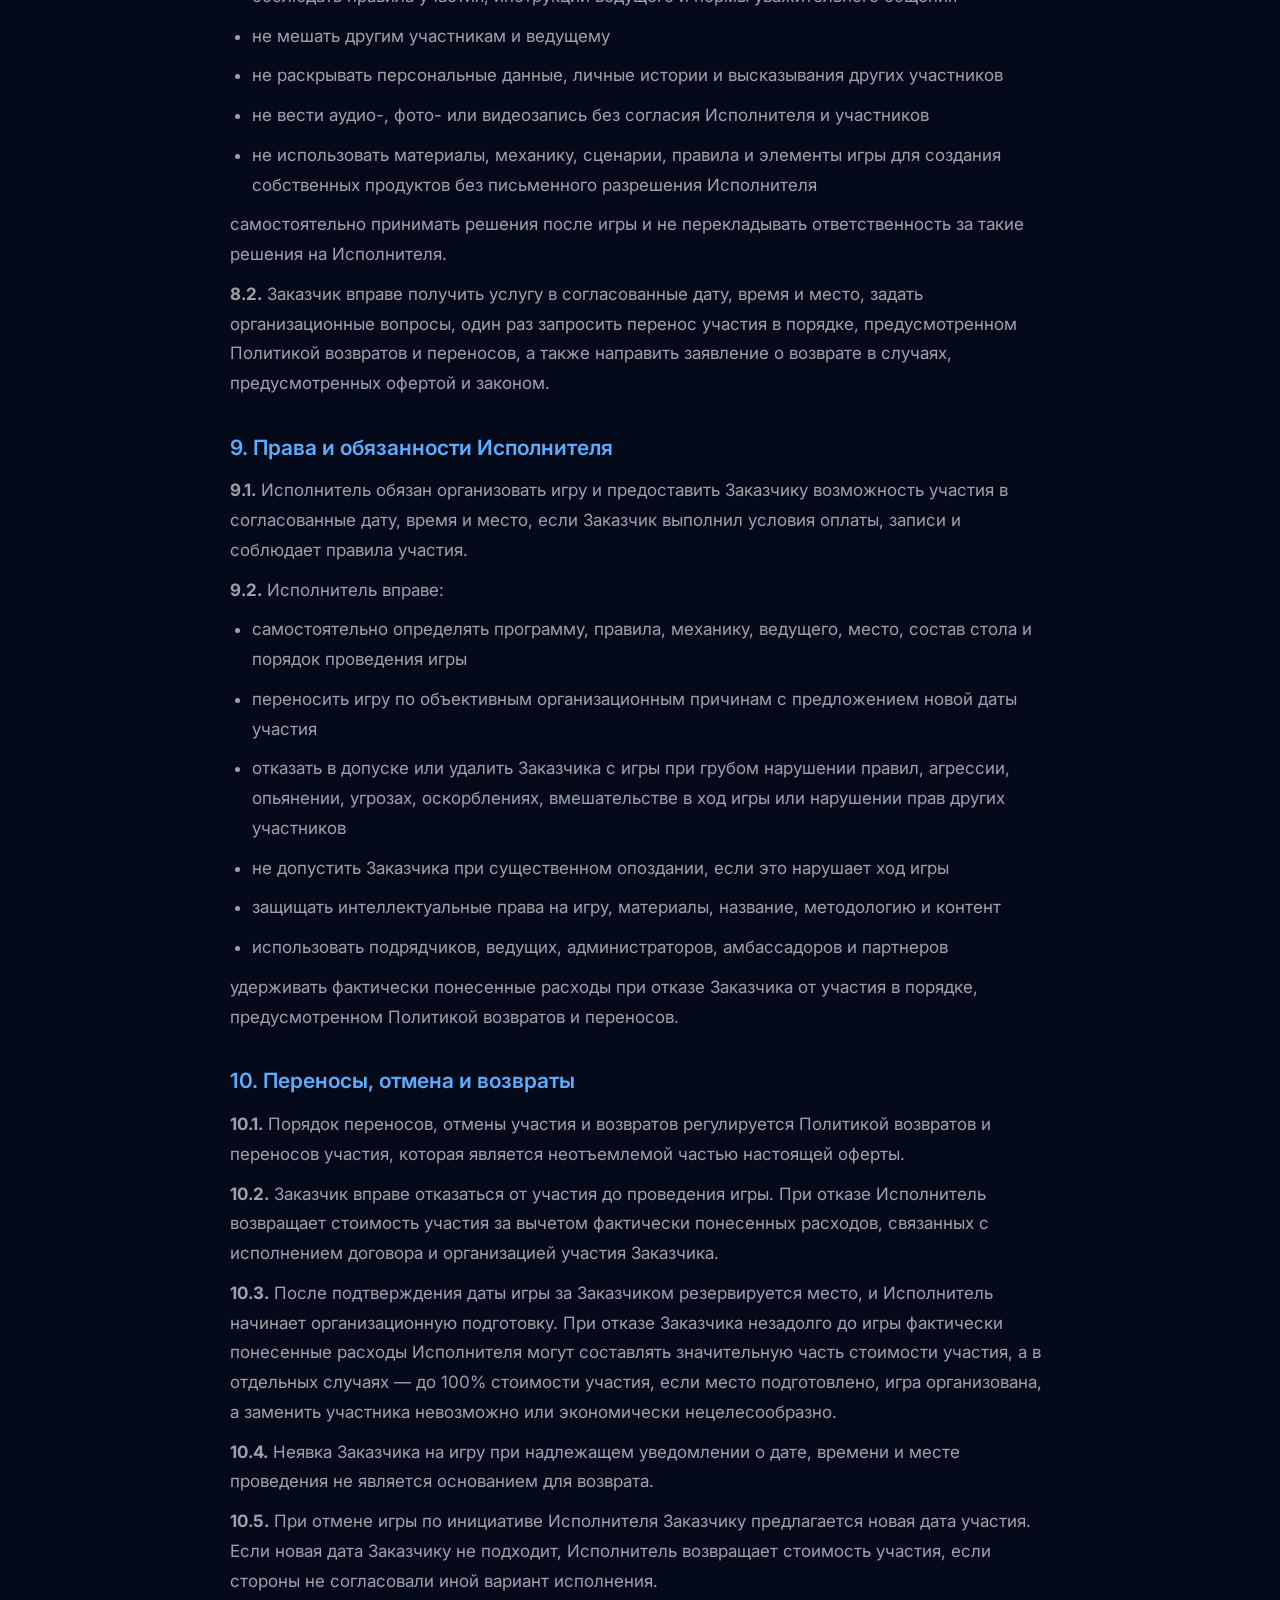
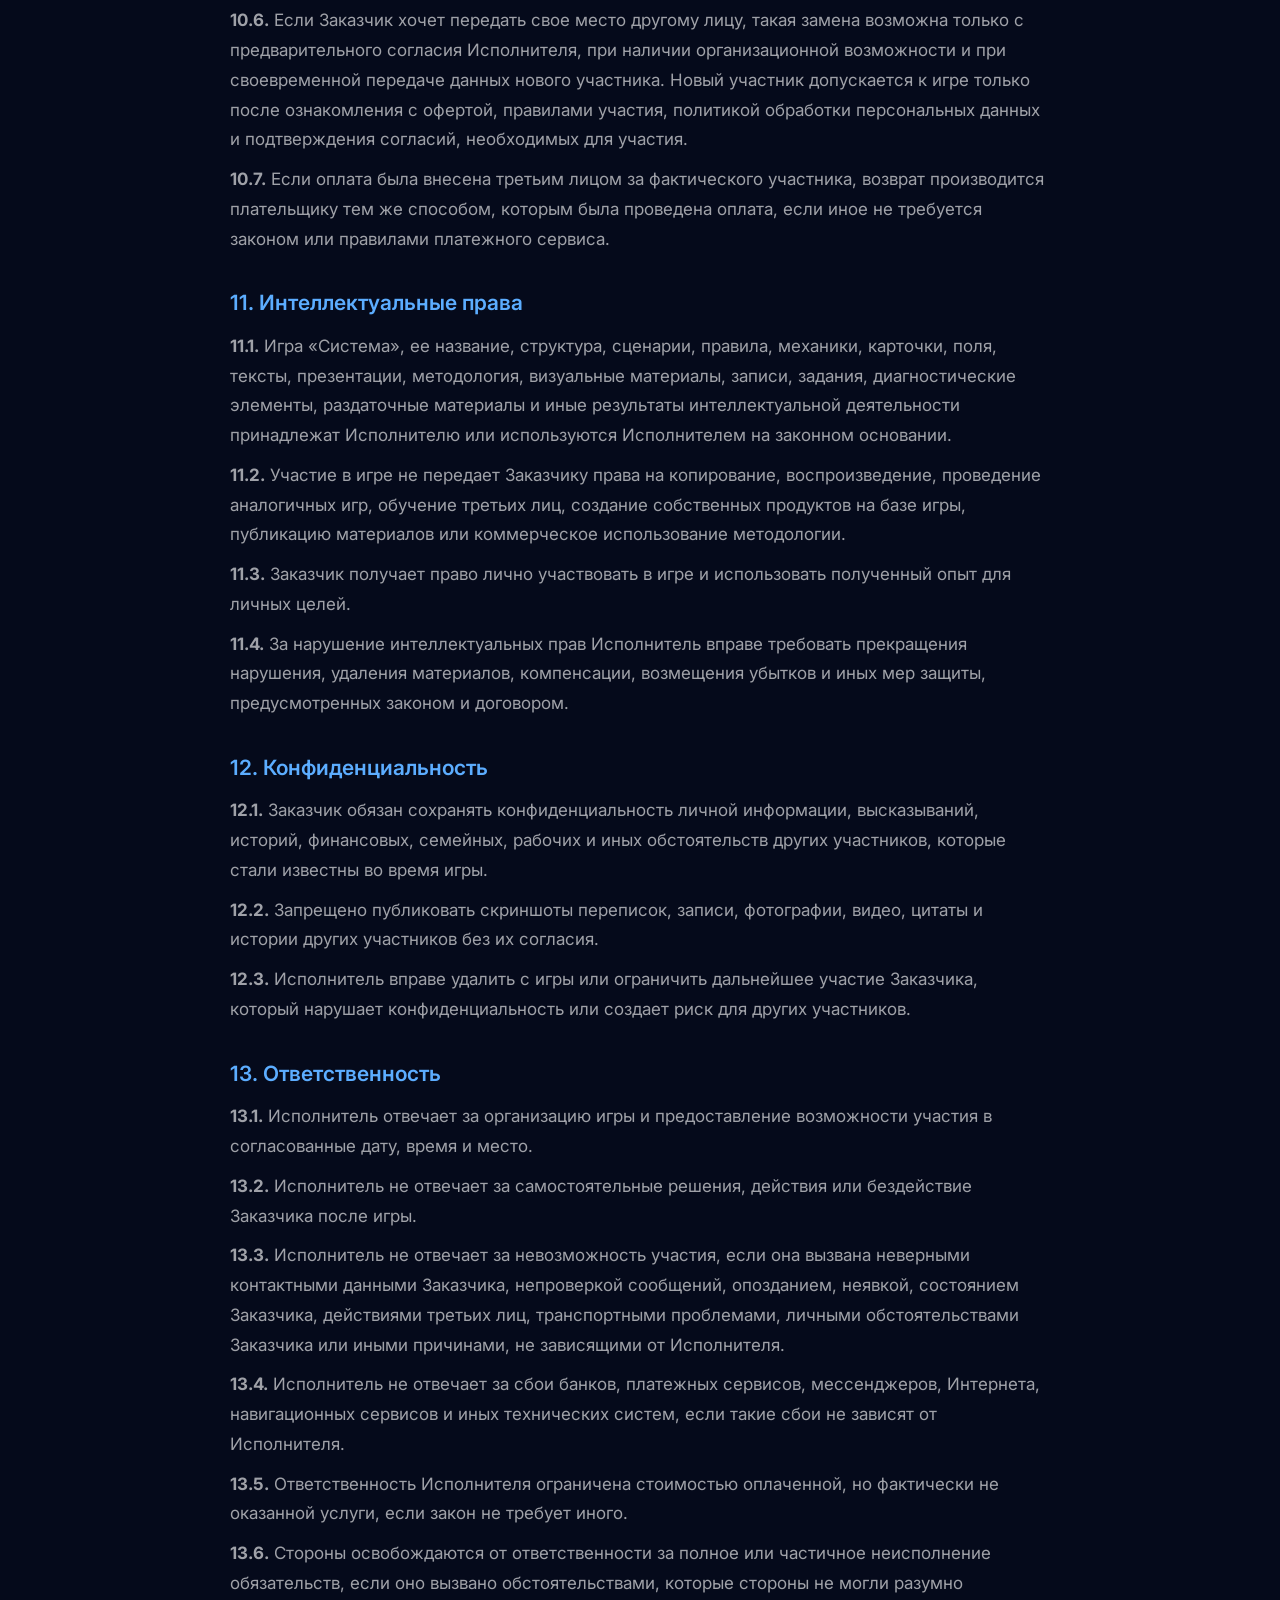
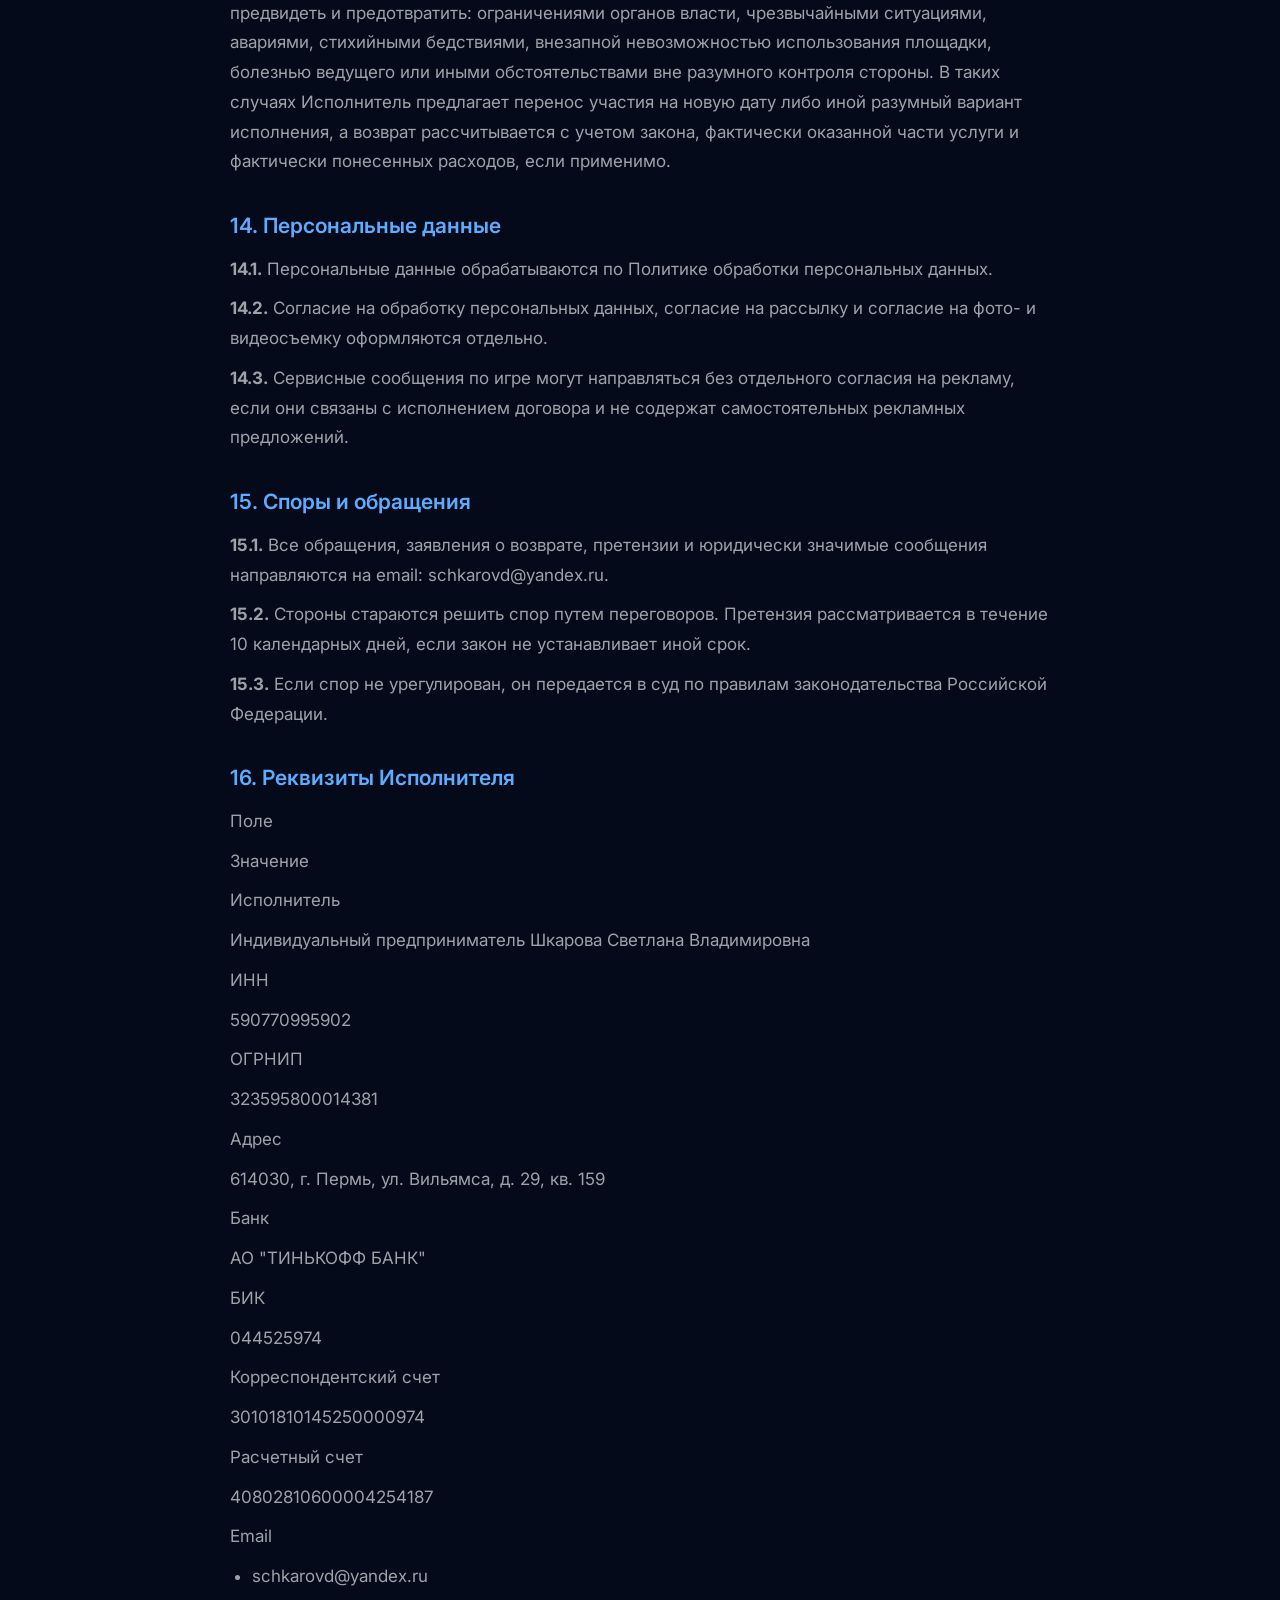
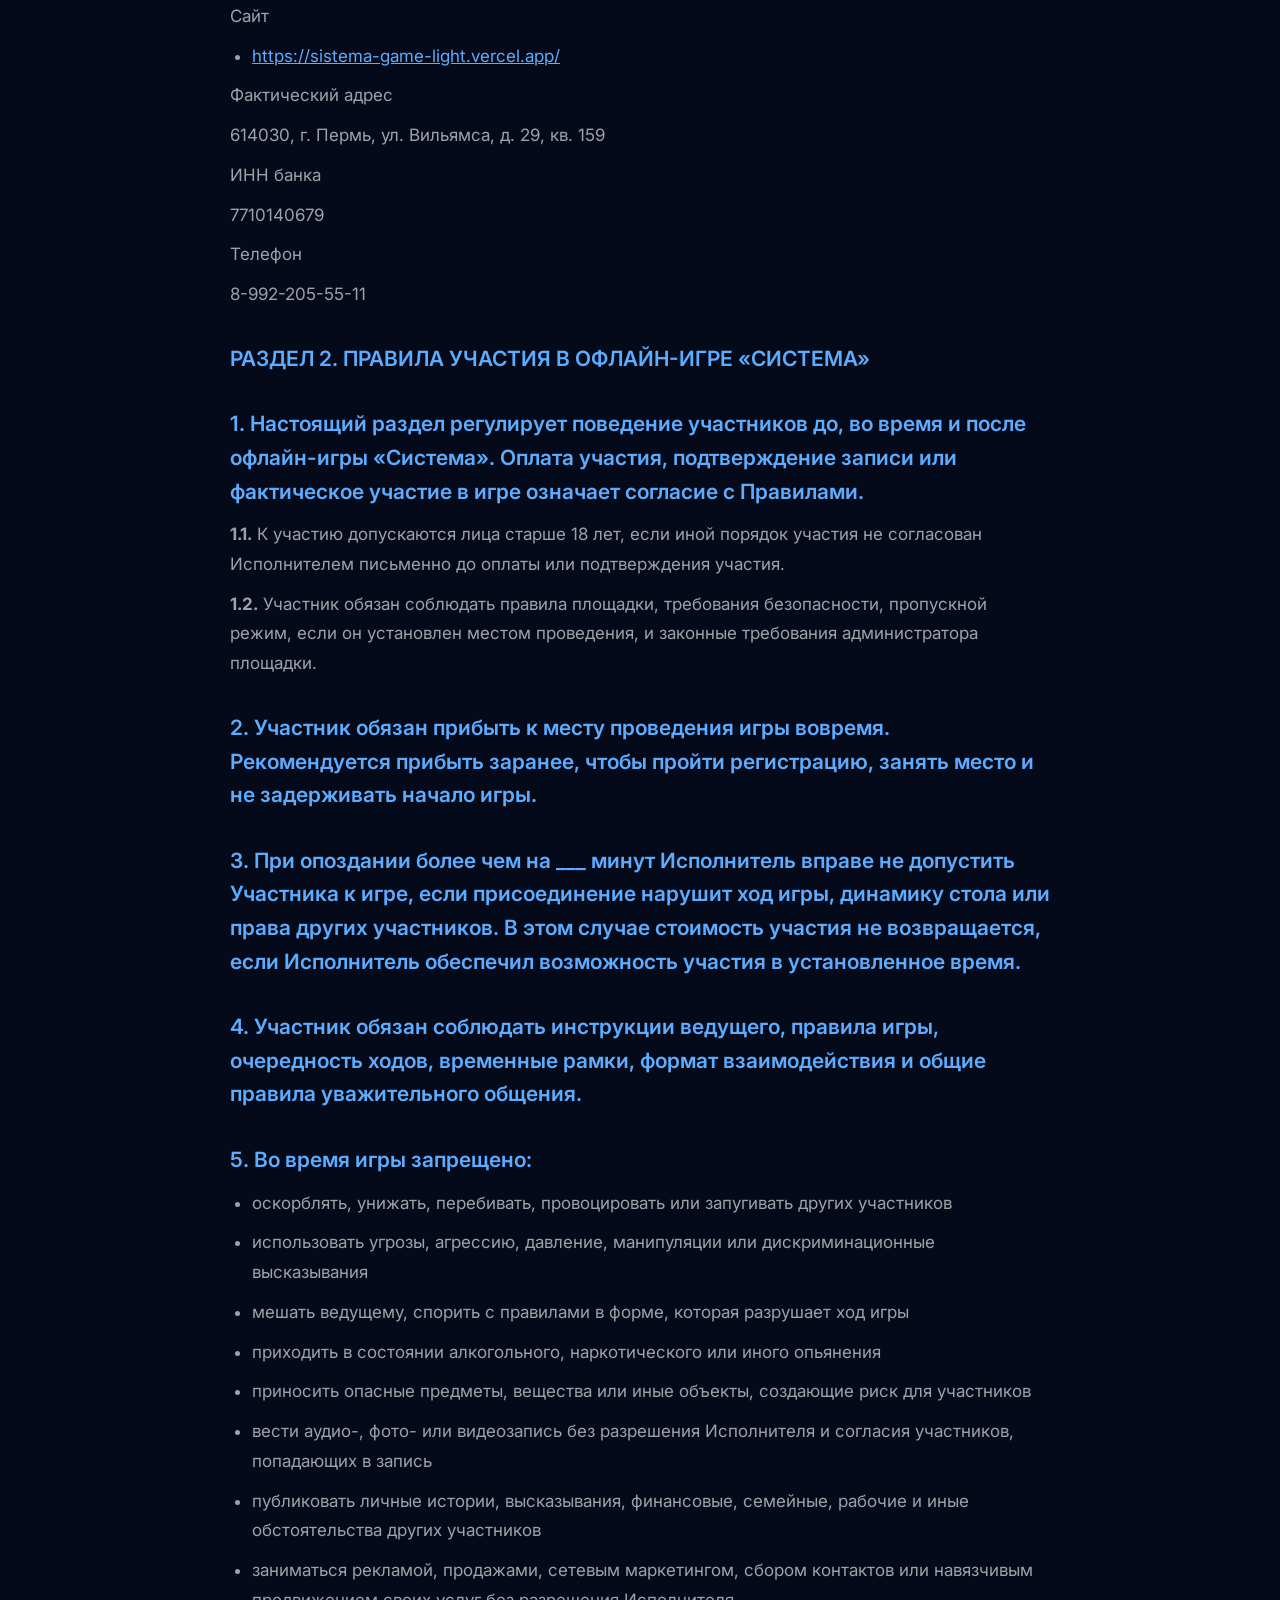
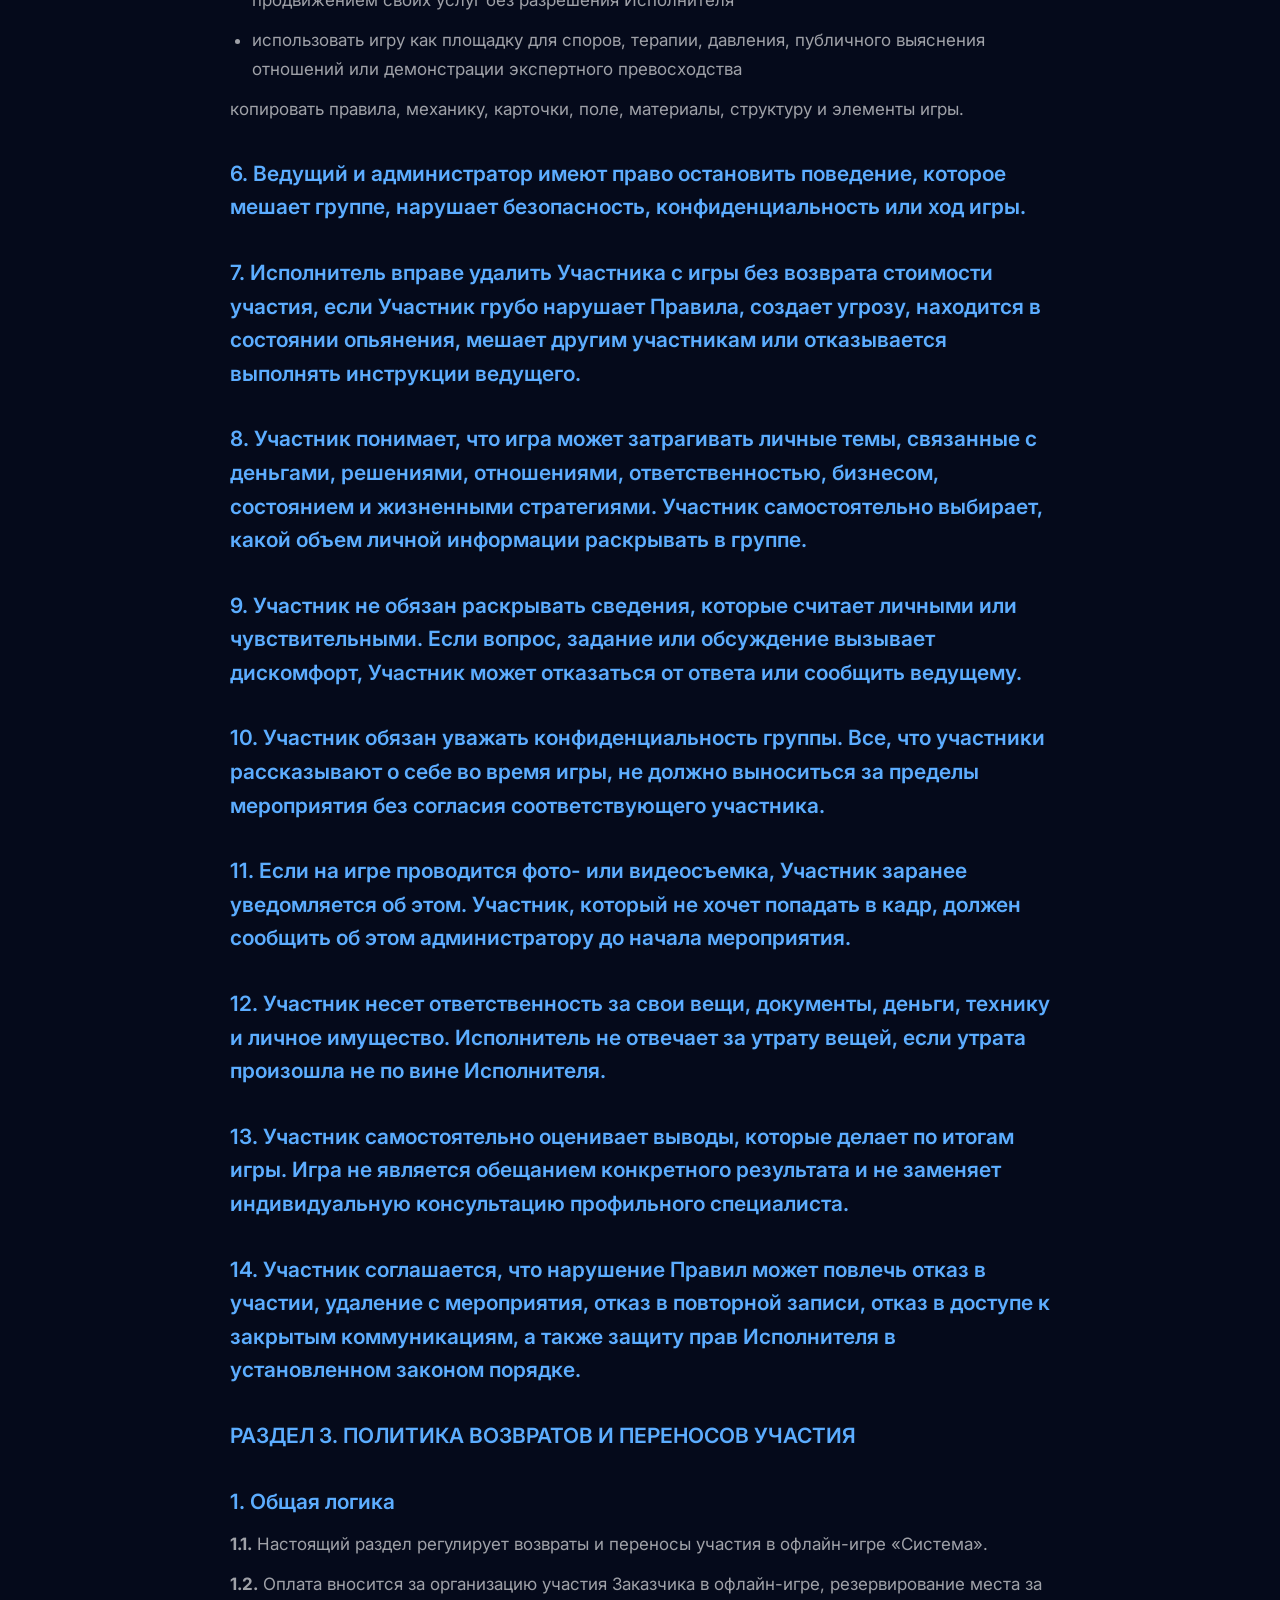
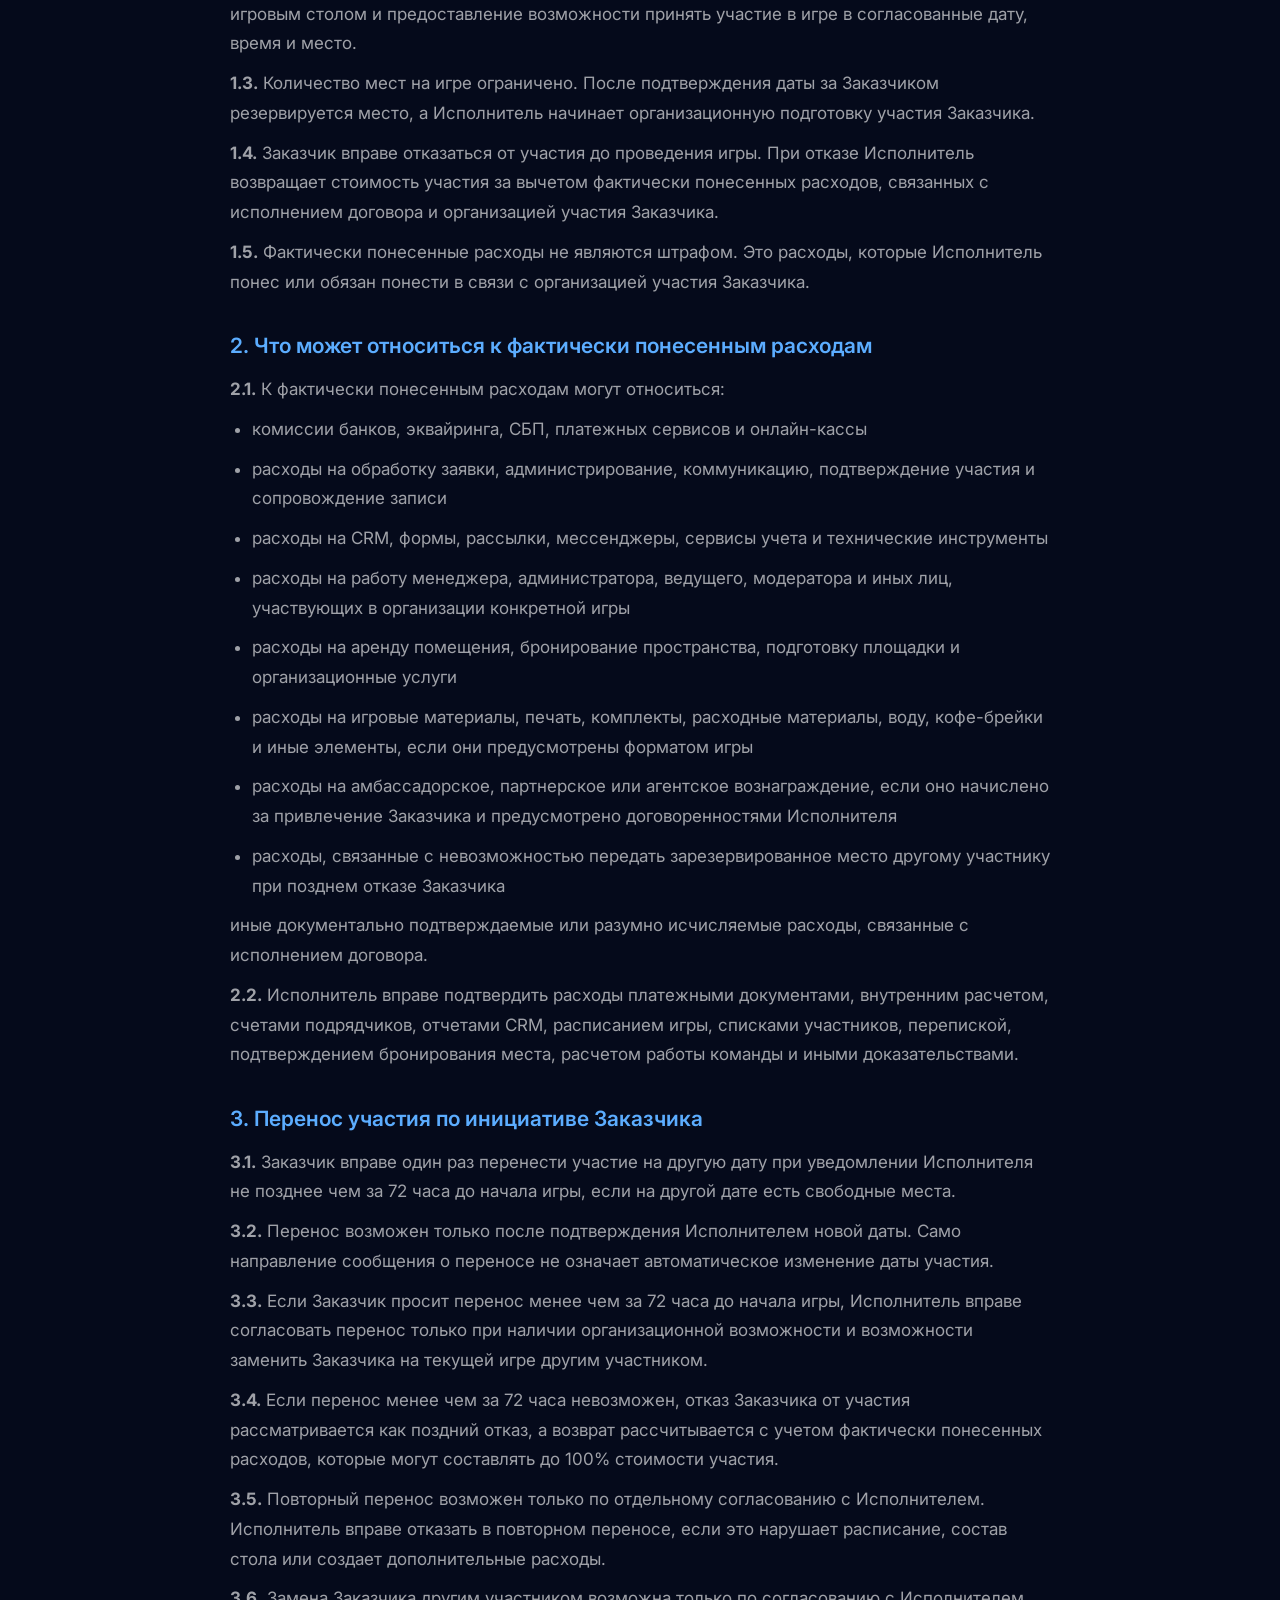
<file: legal/offer.html>
<!DOCTYPE html>
<html lang="ru">
<head>
  <meta charset="UTF-8">
  <meta name="viewport" content="width=device-width, initial-scale=1.0, viewport-fit=cover">
  <title>Публичная оферта — Игра «Система»</title>
  <link rel="preconnect" href="https://fonts.googleapis.com">
  <link rel="preconnect" href="https://fonts.gstatic.com" crossorigin>
  <link href="https://fonts.googleapis.com/css2?family=Inter:wght@400;500;600;700;800&display=swap" rel="stylesheet">
  <link rel="icon" href="../assets/logo.png" type="image/png">
  <link rel="stylesheet" href="../styles.css">
</head>
<body class="page-legal">
  <header class="header header--scrolled">
    <div class="container header__inner">
      <a href="../index.html" class="logo">
        <img src="../assets/logo.png" alt="Система" class="logo__img">
      </a>
      <a href="../index.html" class="btn btn--primary">На главную</a>
    </div>
  </header>
  <main class="legal">
    <div class="container legal__inner legal__inner--wide">
<h1 class="legal__title">ПУБЛИЧНАЯ ОФЕРТА на участие в офлайн-игре Дмитрия Шкарова «Система»</h1>
<p class="legal__lead">Единая редакция, включающая правила участия, возвраты и переносы, использование материалов, дисклеймер по результатам и условия фото-/видеосъемки.</p>
<div class="legal__meta">
<p>Редакция от 08.07.2026 г.</p>
<p>Исполнитель: Индивидуальный предприниматель Шкарова Светлана Владимировна</p>
<p>ИНН: 590770995902</p>
<p>ОГРНИП: 323595800014381</p>
<p>Сайт / страница записи: <a href="https://sistema-game-light.vercel.app/" target="_blank" rel="noopener">https://sistema-game-light.vercel.app/</a></p>
<p>Email для юридических обращений и возвратов: schkarovd@yandex.ru</p>
</div>
<section class="legal__section"><h2>Состав единой оферты</h2>
<p>Настоящий документ объединяет в одну публичную оферту следующие условия, которые являются едиными условиями договора между Исполнителем и Заказчиком / Участником:</p>
<ul>
<li>публичная оферта на участие в офлайн-игре «Система»</li>
<li>правила участия в офлайн-игре «Система»</li>
<li>политика возвратов и переносов участия</li>
<li>политика использования материалов, методологии, названия и контента</li>
<li>дисклеймер по результатам и самостоятельным решениям участника</li>
</ul>
<p>условия фото- и видеосъемки и использования изображения участника.</p>
<p>Если в тексте ниже используется слово «Политика», «Правила», «Дисклеймер» или «Согласие», соответствующий блок считается разделом настоящей единой оферты и применяется как часть договора, если из закона или существа конкретного согласия не требуется отдельное подтверждение.</p>
<h2>Навигация по документу</h2><ul class="legal__toc">
<li><a href="#razdel-1">РАЗДЕЛ 1. ОСНОВНЫЕ УСЛОВИЯ ПУБЛИЧНОЙ ОФЕРТЫ</a></li>
<li><a href="#razdel-2">РАЗДЕЛ 2. ПРАВИЛА УЧАСТИЯ В ОФЛАЙН-ИГРЕ «СИСТЕМА»</a></li>
<li><a href="#razdel-3">РАЗДЕЛ 3. ПОЛИТИКА ВОЗВРАТОВ И ПЕРЕНОСОВ УЧАСТИЯ</a></li>
<li><a href="#razdel-4">РАЗДЕЛ 4. ПОЛИТИКА ИСПОЛЬЗОВАНИЯ МАТЕРИАЛОВ, МЕТОДОЛОГИИ, НАЗВАНИЯ И КОНТЕНТА</a></li>
<li><a href="#razdel-5">РАЗДЕЛ 5. ДИСКЛЕЙМЕР ПО РЕЗУЛЬТАТАМ И САМОСТОЯТЕЛЬНЫМ РЕШЕНИЯМ УЧАСТНИКА</a></li>
<li><a href="#razdel-6">РАЗДЕЛ 6. СОГЛАСИЕ НА ФОТО- И ВИДЕОСЪЕМКУ И ИСПОЛЬЗОВАНИЕ ИЗОБРАЖЕНИЯ УЧАСТНИКА</a></li>
</ul>
</section>
<section class="legal__section" id="razdel-1"><h2 class="legal__chapter">РАЗДЕЛ 1. ОСНОВНЫЕ УСЛОВИЯ ПУБЛИЧНОЙ ОФЕРТЫ</h2>
</section>
<section class="legal__section"><h2>1. Общие положения</h2>
<p><strong>1.1.</strong> Индивидуальный предприниматель Шкарова Светлана Владимировна, ИНН 590770995902, ОГРНИП 323595800014381, адрес регистрации: 614030, г. Пермь, ул. Вильямса, д. 29, кв. 159, далее «Исполнитель», предлагает заключить договор на условиях настоящей публичной оферты.</p>
<p><strong>1.2.</strong> Оферта адресована физическим лицам, индивидуальным предпринимателям и юридическим лицам. Для простоты все они далее называются «Заказчик» или «Участник», если из контекста не следует иное.</p>
<p><strong>1.3.</strong> Акцептом оферты считается оплата участия в игре, внесение предоплаты, подтверждение бронирования места через ссылку оплаты, подписанная заявка или иное действие, прямо указанное Исполнителем как подтверждение участия.</p>
<p><strong>1.4.</strong> До оплаты Заказчик обязан ознакомиться с офертой, Политикой обработки персональных данных, Политикой возвратов и переносов участия, Правилами участия в игре, Политикой использования материалов и дисклеймером по результатам.</p>
<p><strong>1.5.</strong> Оплата означает, что Заказчик принимает условия оферты, понимает офлайн-формат игры, ограниченное количество мест, порядок переносов и возвратов, а также отсутствие гарантии конкретного финансового, личного, карьерного, семейного, управленческого или иного индивидуального результата.</p>
<p><strong>1.6.</strong> Оферта действует с даты публикации на сайте, странице записи или в ином канале Исполнителя. Исполнитель может обновлять оферту, но изменения не ухудшают условия уже оплаченного участия, если иное не требуется законом.</p>
<p><strong>1.7.</strong> Упоминание Дмитрия Шкарова в названии продукта, рекламе, материалах, соцсетях или коммуникации означает указание на автора, методолога, ведущего, публичное лицо проекта или привлеченного специалиста, если иное прямо не указано. Стороной договора и лицом, получающим оплату, является Исполнитель, указанный в настоящей оферте и реквизитах.</p>
<p><strong>1.8.</strong> Участие в игре допускается для лиц старше 18 лет, если Исполнитель письменно не согласовал иной порядок участия с законным представителем несовершеннолетнего.</p>
</section>
<section class="legal__section"><h2>2. Предмет договора</h2>
<p><strong>2.1.</strong> Исполнитель оказывает Заказчику услугу по организации участия в офлайн-игре Дмитрия Шкарова «Система».</p>
<p><strong>2.2.</strong> Услуга включает организацию игровой сессии, резервирование места Заказчика за игровым столом, подготовку ведущего, пространства, игровых материалов, правил, администрирования, коммуникации с участником и предоставление Заказчику возможности принять участие в игре в согласованные дату, время и место.</p>
<p><strong>2.3.</strong> Конкретные дата, время, адрес, продолжительность, формат участия, количество мест, стоимость и иные существенные условия указываются на сайте, странице записи, в форме оплаты, сообщении менеджера, подтверждении бронирования или ином канале Исполнителя.</p>
<p><strong>2.4.</strong> Игра проводится очно. Если отдельная игровая сессия проводится в ином формате, это должно быть прямо указано на странице записи или в подтверждении участия.</p>
<p><strong>2.5.</strong> Оплата участия не является оплатой цифрового курса, уроков, образовательной платформы или постоянного доступа к материалам, если такие элементы прямо не указаны как отдельная часть тарифа.</p>
<p><strong>2.6.</strong> Участие в игре является личным. Передача места другому лицу возможна только с письменного согласия Исполнителя и при условии своевременного предоставления данных нового участника.</p>
</section>
<section class="legal__section"><h2>3. Статус игры и отсутствие гарантии результата</h2>
<p><strong>3.1.</strong> Игра «Система» является авторской офлайн-игрой, деловой игровой практикой и групповым мероприятием, направленным на наблюдение за решениями, паттернами поведения, стратегиями взаимодействия с ресурсами, деньгами, отношениями, состоянием, окружением и личной ответственностью.</p>
<p><strong>3.2.</strong> Игра не является индивидуальной финансовой, инвестиционной, юридической, налоговой, психологической или терапевтической консультацией. Исполнитель не принимает решения за Заказчика и не несет ответственность за самостоятельные действия Заказчика после игры.</p>
<p><strong>3.3.</strong> Исполнитель не гарантирует увеличение дохода, рост капитала, улучшение отношений, здоровья, бизнеса, карьеры, уровня энергии, личной эффективности или иных индивидуальных показателей.</p>
<p><strong>3.4.</strong> Любые примеры, отзывы, истории участников, игровые ситуации и разборы являются иллюстрацией опыта и не означают обещание аналогичного результата для Заказчика.</p>
<p><strong>3.5.</strong> Заказчик самостоятельно оценивает полученный игровой опыт и принимает решения о том, как использовать выводы после игры.</p>
</section>
<section class="legal__section"><h2>4. Порядок оплаты</h2>
<p><strong>4.1.</strong> Стоимость участия указывается на сайте, странице оплаты, в платежной форме, сообщении Исполнителя или в индивидуальном счете.</p>
<p><strong>4.2.</strong> Участие оплачивается на условиях 100% предоплаты, если Исполнитель прямо не согласовал иной порядок оплаты.</p>
<p><strong>4.3.</strong> Датой оплаты считается дата зачисления денежных средств на счет Исполнителя или дата подтверждения успешной оплаты платежным сервисом.</p>
<p><strong>4.4.</strong> Исполнитель вправе использовать эквайринг, СБП, банковский перевод, платежные ссылки, онлайн-кассу, наличную оплату в случаях, допустимых законом, и иные законные способы приема оплаты.</p>
<p><strong>4.5.</strong> Полные данные банковских карт Исполнитель не хранит. Их обрабатывает банк или платежный сервис.</p>
<p><strong>4.6.</strong> Если Заказчик оплачивает участие через амбассадора, партнера, менеджера или третье лицо, условия настоящей оферты все равно применяются к участию в игре, если иное прямо не согласовано с Исполнителем.</p>
<p><strong>4.7.</strong> При получении оплаты Исполнитель формирует и направляет Заказчику кассовый чек в случаях и порядке, предусмотренных законодательством Российской Федерации о применении контрольно-кассовой техники.</p>
<p><strong>4.8.</strong> Если Исполнитель принимает предоплату, бронь или частичную оплату, такая сумма засчитывается в стоимость участия. При отказе Заказчика от участия она возвращается по правилам настоящей оферты и Политики возвратов и переносов: за вычетом фактически понесенных расходов Исполнителя, связанных с организацией участия Заказчика. Предоплата не является штрафом или самостоятельной невозвратной суммой.</p>
</section>
<section class="legal__section"><h2>5. Подтверждение даты и бронирование места</h2>
<p><strong>5.1.</strong> После оплаты или согласования участия Исполнитель подтверждает Заказчику дату, время и место проведения игры либо предлагает выбрать доступную дату из расписания.</p>
<p><strong>5.2.</strong> С момента подтверждения даты, времени и места проведения игры за Заказчиком резервируется место за игровым столом.</p>
<p><strong>5.3.</strong> Количество мест на игре ограничено. Резервирование места Заказчика может означать, что Исполнитель отказывает другим потенциальным участникам в записи на эту игровую сессию или ограничивает продажу мест.</p>
<p><strong>5.4.</strong> После резервирования места Исполнитель начинает организационную подготовку участия Заказчика, включая администрирование, коммуникацию, планирование состава стола, подготовку ведущего, материалов, помещения и иных организационных элементов.</p>
<p><strong>5.5.</strong> Заказчик обязан самостоятельно проверить правильность указанных контактных данных. Если Заказчик указал неверный телефон, email, Telegram или иной контакт, риск неполучения уведомлений несет Заказчик.</p>
<p><strong>5.6.</strong> Если Заказчик оплатил участие без выбора конкретной даты, он обязан выбрать дату из доступного расписания в течение срока, указанного на странице продажи, в подтверждении оплаты или в сообщении Исполнителя. Если такой срок не указан, рекомендуется установить его до публикации оферты. Если Заказчик длительное время не выбирает дату или не отвечает на сообщения Исполнителя, Исполнитель вправе направить Заказчику дополнительное уведомление и предложить доступные даты участия.</p>
</section>
<section class="legal__section"><h2>6. Порядок проведения игры</h2>
<p><strong>6.1.</strong> Игра проводится в дату, время и месте, указанных в подтверждении участия, если стороны не согласовали перенос.</p>
<p><strong>6.2.</strong> Заказчик обязан прибыть к месту проведения заранее или ко времени сбора, указанному Исполнителем.</p>
<p><strong>6.3.</strong> Исполнитель вправе не допустить Заказчика к участию при существенном опоздании, если присоединение Заказчика нарушит ход игры, динамику стола, права других участников или правила мероприятия.</p>
<p><strong>6.4.</strong> Продолжительность игры не продлевается из-за опоздания Заказчика.</p>
<p><strong>6.5.</strong> Исполнитель вправе менять рассадку, состав стола, порядок этапов игры и организационные детали, если это не лишает Заказчика возможности участия в игре.</p>
<p><strong>6.6.</strong> Исполнитель вправе привлекать ведущих, администраторов, модераторов, фотографов, видеографов, подрядчиков, партнеров и иных лиц для организации и проведения игры.</p>
</section>
<section class="legal__section"><h2>7. Момент оказания услуги</h2>
<p><strong>7.1.</strong> Услуга считается оказанной с момента проведения игры, если Исполнитель обеспечил Заказчику возможность участия в согласованные дату, время и место.</p>
<p><strong>7.2.</strong> Если Заказчик не явился на игру при надлежащем уведомлении о дате, времени и месте проведения, услуга считается оказанной, поскольку Исполнитель зарезервировал место, подготовил игровую сессию и обеспечил возможность участия.</p>
<p><strong>7.3.</strong> Неиспользование Заказчиком предоставленной возможности участия, отказ от участия в процессе игры, опоздание, преждевременный уход или нарушение правил не означает, что услуга не была оказана.</p>
<p><strong>7.4.</strong> Акты оказанных услуг не подписываются, если стороны отдельно не договорились о другом. Для юридических лиц и индивидуальных предпринимателей акт может быть оформлен по запросу или в порядке, согласованном сторонами.</p>
</section>
<section class="legal__section"><h2>8. Права и обязанности Заказчика</h2>
<p><strong>8.1.</strong> Заказчик обязан:</p>
<ul>
<li>оплатить участие в игре в установленном порядке</li>
<li>предоставить достоверные контактные данные</li>
<li>самостоятельно проверять сообщения Исполнителя о дате, времени, месте, правилах участия и изменениях</li>
<li>прибыть на игру вовремя</li>
<li>соблюдать правила участия, инструкции ведущего и нормы уважительного общения</li>
<li>не мешать другим участникам и ведущему</li>
<li>не раскрывать персональные данные, личные истории и высказывания других участников</li>
<li>не вести аудио-, фото- или видеозапись без согласия Исполнителя и участников</li>
<li>не использовать материалы, механику, сценарии, правила и элементы игры для создания собственных продуктов без письменного разрешения Исполнителя</li>
</ul>
<p>самостоятельно принимать решения после игры и не перекладывать ответственность за такие решения на Исполнителя.</p>
<p><strong>8.2.</strong> Заказчик вправе получить услугу в согласованные дату, время и место, задать организационные вопросы, один раз запросить перенос участия в порядке, предусмотренном Политикой возвратов и переносов, а также направить заявление о возврате в случаях, предусмотренных офертой и законом.</p>
</section>
<section class="legal__section"><h2>9. Права и обязанности Исполнителя</h2>
<p><strong>9.1.</strong> Исполнитель обязан организовать игру и предоставить Заказчику возможность участия в согласованные дату, время и место, если Заказчик выполнил условия оплаты, записи и соблюдает правила участия.</p>
<p><strong>9.2.</strong> Исполнитель вправе:</p>
<ul>
<li>самостоятельно определять программу, правила, механику, ведущего, место, состав стола и порядок проведения игры</li>
<li>переносить игру по объективным организационным причинам с предложением новой даты участия</li>
<li>отказать в допуске или удалить Заказчика с игры при грубом нарушении правил, агрессии, опьянении, угрозах, оскорблениях, вмешательстве в ход игры или нарушении прав других участников</li>
<li>не допустить Заказчика при существенном опоздании, если это нарушает ход игры</li>
<li>защищать интеллектуальные права на игру, материалы, название, методологию и контент</li>
<li>использовать подрядчиков, ведущих, администраторов, амбассадоров и партнеров</li>
</ul>
<p>удерживать фактически понесенные расходы при отказе Заказчика от участия в порядке, предусмотренном Политикой возвратов и переносов.</p>
</section>
<section class="legal__section"><h2>10. Переносы, отмена и возвраты</h2>
<p><strong>10.1.</strong> Порядок переносов, отмены участия и возвратов регулируется Политикой возвратов и переносов участия, которая является неотъемлемой частью настоящей оферты.</p>
<p><strong>10.2.</strong> Заказчик вправе отказаться от участия до проведения игры. При отказе Исполнитель возвращает стоимость участия за вычетом фактически понесенных расходов, связанных с исполнением договора и организацией участия Заказчика.</p>
<p><strong>10.3.</strong> После подтверждения даты игры за Заказчиком резервируется место, и Исполнитель начинает организационную подготовку. При отказе Заказчика незадолго до игры фактически понесенные расходы Исполнителя могут составлять значительную часть стоимости участия, а в отдельных случаях — до 100% стоимости участия, если место подготовлено, игра организована, а заменить участника невозможно или экономически нецелесообразно.</p>
<p><strong>10.4.</strong> Неявка Заказчика на игру при надлежащем уведомлении о дате, времени и месте проведения не является основанием для возврата.</p>
<p><strong>10.5.</strong> При отмене игры по инициативе Исполнителя Заказчику предлагается новая дата участия. Если новая дата Заказчику не подходит, Исполнитель возвращает стоимость участия, если стороны не согласовали иной вариант исполнения.</p>
<p><strong>10.6.</strong> Если Заказчик хочет передать свое место другому лицу, такая замена возможна только с предварительного согласия Исполнителя, при наличии организационной возможности и при своевременной передаче данных нового участника. Новый участник допускается к игре только после ознакомления с офертой, правилами участия, политикой обработки персональных данных и подтверждения согласий, необходимых для участия.</p>
<p><strong>10.7.</strong> Если оплата была внесена третьим лицом за фактического участника, возврат производится плательщику тем же способом, которым была проведена оплата, если иное не требуется законом или правилами платежного сервиса.</p>
</section>
<section class="legal__section"><h2>11. Интеллектуальные права</h2>
<p><strong>11.1.</strong> Игра «Система», ее название, структура, сценарии, правила, механики, карточки, поля, тексты, презентации, методология, визуальные материалы, записи, задания, диагностические элементы, раздаточные материалы и иные результаты интеллектуальной деятельности принадлежат Исполнителю или используются Исполнителем на законном основании.</p>
<p><strong>11.2.</strong> Участие в игре не передает Заказчику права на копирование, воспроизведение, проведение аналогичных игр, обучение третьих лиц, создание собственных продуктов на базе игры, публикацию материалов или коммерческое использование методологии.</p>
<p><strong>11.3.</strong> Заказчик получает право лично участвовать в игре и использовать полученный опыт для личных целей.</p>
<p><strong>11.4.</strong> За нарушение интеллектуальных прав Исполнитель вправе требовать прекращения нарушения, удаления материалов, компенсации, возмещения убытков и иных мер защиты, предусмотренных законом и договором.</p>
</section>
<section class="legal__section"><h2>12. Конфиденциальность</h2>
<p><strong>12.1.</strong> Заказчик обязан сохранять конфиденциальность личной информации, высказываний, историй, финансовых, семейных, рабочих и иных обстоятельств других участников, которые стали известны во время игры.</p>
<p><strong>12.2.</strong> Запрещено публиковать скриншоты переписок, записи, фотографии, видео, цитаты и истории других участников без их согласия.</p>
<p><strong>12.3.</strong> Исполнитель вправе удалить с игры или ограничить дальнейшее участие Заказчика, который нарушает конфиденциальность или создает риск для других участников.</p>
</section>
<section class="legal__section"><h2>13. Ответственность</h2>
<p><strong>13.1.</strong> Исполнитель отвечает за организацию игры и предоставление возможности участия в согласованные дату, время и место.</p>
<p><strong>13.2.</strong> Исполнитель не отвечает за самостоятельные решения, действия или бездействие Заказчика после игры.</p>
<p><strong>13.3.</strong> Исполнитель не отвечает за невозможность участия, если она вызвана неверными контактными данными Заказчика, непроверкой сообщений, опозданием, неявкой, состоянием Заказчика, действиями третьих лиц, транспортными проблемами, личными обстоятельствами Заказчика или иными причинами, не зависящими от Исполнителя.</p>
<p><strong>13.4.</strong> Исполнитель не отвечает за сбои банков, платежных сервисов, мессенджеров, Интернета, навигационных сервисов и иных технических систем, если такие сбои не зависят от Исполнителя.</p>
<p><strong>13.5.</strong> Ответственность Исполнителя ограничена стоимостью оплаченной, но фактически не оказанной услуги, если закон не требует иного.</p>
<p><strong>13.6.</strong> Стороны освобождаются от ответственности за полное или частичное неисполнение обязательств, если оно вызвано обстоятельствами, которые стороны не могли разумно предвидеть и предотвратить: ограничениями органов власти, чрезвычайными ситуациями, авариями, стихийными бедствиями, внезапной невозможностью использования площадки, болезнью ведущего или иными обстоятельствами вне разумного контроля стороны. В таких случаях Исполнитель предлагает перенос участия на новую дату либо иной разумный вариант исполнения, а возврат рассчитывается с учетом закона, фактически оказанной части услуги и фактически понесенных расходов, если применимо.</p>
</section>
<section class="legal__section"><h2>14. Персональные данные</h2>
<p><strong>14.1.</strong> Персональные данные обрабатываются по Политике обработки персональных данных.</p>
<p><strong>14.2.</strong> Согласие на обработку персональных данных, согласие на рассылку и согласие на фото- и видеосъемку оформляются отдельно.</p>
<p><strong>14.3.</strong> Сервисные сообщения по игре могут направляться без отдельного согласия на рекламу, если они связаны с исполнением договора и не содержат самостоятельных рекламных предложений.</p>
</section>
<section class="legal__section"><h2>15. Споры и обращения</h2>
<p><strong>15.1.</strong> Все обращения, заявления о возврате, претензии и юридически значимые сообщения направляются на email: schkarovd@yandex.ru.</p>
<p><strong>15.2.</strong> Стороны стараются решить спор путем переговоров. Претензия рассматривается в течение 10 календарных дней, если закон не устанавливает иной срок.</p>
<p><strong>15.3.</strong> Если спор не урегулирован, он передается в суд по правилам законодательства Российской Федерации.</p>
</section>
<section class="legal__section"><h2>16. Реквизиты Исполнителя</h2>
<p>Поле</p>
<p>Значение</p>
<p>Исполнитель</p>
<p>Индивидуальный предприниматель Шкарова Светлана Владимировна</p>
<p>ИНН</p>
<p>590770995902</p>
<p>ОГРНИП</p>
<p>323595800014381</p>
<p>Адрес</p>
<p>614030, г. Пермь, ул. Вильямса, д. 29, кв. 159</p>
<p>Банк</p>
<p>АО &quot;ТИНЬКОФФ БАНК&quot;</p>
<p>БИК</p>
<p>044525974</p>
<p>Корреспондентский счет</p>
<p>30101810145250000974</p>
<p>Расчетный счет</p>
<p>40802810600004254187</p>
<p>Email</p>
<ul>
<li>schkarovd@yandex.ru</li>
</ul>
<p>Сайт</p>
<ul>
<li><a href="https://sistema-game-light.vercel.app/" target="_blank" rel="noopener">https://sistema-game-light.vercel.app/</a></li>
</ul>
<p>Фактический адрес</p>
<p>614030, г. Пермь, ул. Вильямса, д. 29, кв. 159</p>
<p>ИНН банка</p>
<p>7710140679</p>
<p>Телефон</p>
<p>8-992-205-55-11</p>
</section>
<section class="legal__section" id="razdel-2"><h2 class="legal__chapter">РАЗДЕЛ 2. ПРАВИЛА УЧАСТИЯ В ОФЛАЙН-ИГРЕ «СИСТЕМА»</h2>
</section>
<section class="legal__section"><h2>1. Настоящий раздел регулирует поведение участников до, во время и после офлайн-игры «Система». Оплата участия, подтверждение записи или фактическое участие в игре означает согласие с Правилами.</h2>
<p><strong>1.1.</strong> К участию допускаются лица старше 18 лет, если иной порядок участия не согласован Исполнителем письменно до оплаты или подтверждения участия.</p>
<p><strong>1.2.</strong> Участник обязан соблюдать правила площадки, требования безопасности, пропускной режим, если он установлен местом проведения, и законные требования администратора площадки.</p>
</section>
<section class="legal__section"><h2>2. Участник обязан прибыть к месту проведения игры вовремя. Рекомендуется прибыть заранее, чтобы пройти регистрацию, занять место и не задерживать начало игры.</h2>
</section>
<section class="legal__section"><h2>3. При опоздании более чем на ___ минут Исполнитель вправе не допустить Участника к игре, если присоединение нарушит ход игры, динамику стола или права других участников. В этом случае стоимость участия не возвращается, если Исполнитель обеспечил возможность участия в установленное время.</h2>
</section>
<section class="legal__section"><h2>4. Участник обязан соблюдать инструкции ведущего, правила игры, очередность ходов, временные рамки, формат взаимодействия и общие правила уважительного общения.</h2>
</section>
<section class="legal__section"><h2>5. Во время игры запрещено:</h2>
<ul>
<li>оскорблять, унижать, перебивать, провоцировать или запугивать других участников</li>
<li>использовать угрозы, агрессию, давление, манипуляции или дискриминационные высказывания</li>
<li>мешать ведущему, спорить с правилами в форме, которая разрушает ход игры</li>
<li>приходить в состоянии алкогольного, наркотического или иного опьянения</li>
<li>приносить опасные предметы, вещества или иные объекты, создающие риск для участников</li>
<li>вести аудио-, фото- или видеозапись без разрешения Исполнителя и согласия участников, попадающих в запись</li>
<li>публиковать личные истории, высказывания, финансовые, семейные, рабочие и иные обстоятельства других участников</li>
<li>заниматься рекламой, продажами, сетевым маркетингом, сбором контактов или навязчивым продвижением своих услуг без разрешения Исполнителя</li>
<li>использовать игру как площадку для споров, терапии, давления, публичного выяснения отношений или демонстрации экспертного превосходства</li>
</ul>
<p>копировать правила, механику, карточки, поле, материалы, структуру и элементы игры.</p>
</section>
<section class="legal__section"><h2>6. Ведущий и администратор имеют право остановить поведение, которое мешает группе, нарушает безопасность, конфиденциальность или ход игры.</h2>
</section>
<section class="legal__section"><h2>7. Исполнитель вправе удалить Участника с игры без возврата стоимости участия, если Участник грубо нарушает Правила, создает угрозу, находится в состоянии опьянения, мешает другим участникам или отказывается выполнять инструкции ведущего.</h2>
</section>
<section class="legal__section"><h2>8. Участник понимает, что игра может затрагивать личные темы, связанные с деньгами, решениями, отношениями, ответственностью, бизнесом, состоянием и жизненными стратегиями. Участник самостоятельно выбирает, какой объем личной информации раскрывать в группе.</h2>
</section>
<section class="legal__section"><h2>9. Участник не обязан раскрывать сведения, которые считает личными или чувствительными. Если вопрос, задание или обсуждение вызывает дискомфорт, Участник может отказаться от ответа или сообщить ведущему.</h2>
</section>
<section class="legal__section"><h2>10. Участник обязан уважать конфиденциальность группы. Все, что участники рассказывают о себе во время игры, не должно выноситься за пределы мероприятия без согласия соответствующего участника.</h2>
</section>
<section class="legal__section"><h2>11. Если на игре проводится фото- или видеосъемка, Участник заранее уведомляется об этом. Участник, который не хочет попадать в кадр, должен сообщить об этом администратору до начала мероприятия.</h2>
</section>
<section class="legal__section"><h2>12. Участник несет ответственность за свои вещи, документы, деньги, технику и личное имущество. Исполнитель не отвечает за утрату вещей, если утрата произошла не по вине Исполнителя.</h2>
</section>
<section class="legal__section"><h2>13. Участник самостоятельно оценивает выводы, которые делает по итогам игры. Игра не является обещанием конкретного результата и не заменяет индивидуальную консультацию профильного специалиста.</h2>
</section>
<section class="legal__section"><h2>14. Участник соглашается, что нарушение Правил может повлечь отказ в участии, удаление с мероприятия, отказ в повторной записи, отказ в доступе к закрытым коммуникациям, а также защиту прав Исполнителя в установленном законом порядке.</h2>
</section>
<section class="legal__section" id="razdel-3"><h2 class="legal__chapter">РАЗДЕЛ 3. ПОЛИТИКА ВОЗВРАТОВ И ПЕРЕНОСОВ УЧАСТИЯ</h2>
</section>
<section class="legal__section"><h2>1. Общая логика</h2>
<p><strong>1.1.</strong> Настоящий раздел регулирует возвраты и переносы участия в офлайн-игре «Система».</p>
<p><strong>1.2.</strong> Оплата вносится за организацию участия Заказчика в офлайн-игре, резервирование места за игровым столом и предоставление возможности принять участие в игре в согласованные дату, время и место.</p>
<p><strong>1.3.</strong> Количество мест на игре ограничено. После подтверждения даты за Заказчиком резервируется место, а Исполнитель начинает организационную подготовку участия Заказчика.</p>
<p><strong>1.4.</strong> Заказчик вправе отказаться от участия до проведения игры. При отказе Исполнитель возвращает стоимость участия за вычетом фактически понесенных расходов, связанных с исполнением договора и организацией участия Заказчика.</p>
<p><strong>1.5.</strong> Фактически понесенные расходы не являются штрафом. Это расходы, которые Исполнитель понес или обязан понести в связи с организацией участия Заказчика.</p>
</section>
<section class="legal__section"><h2>2. Что может относиться к фактически понесенным расходам</h2>
<p><strong>2.1.</strong> К фактически понесенным расходам могут относиться:</p>
<ul>
<li>комиссии банков, эквайринга, СБП, платежных сервисов и онлайн-кассы</li>
<li>расходы на обработку заявки, администрирование, коммуникацию, подтверждение участия и сопровождение записи</li>
<li>расходы на CRM, формы, рассылки, мессенджеры, сервисы учета и технические инструменты</li>
<li>расходы на работу менеджера, администратора, ведущего, модератора и иных лиц, участвующих в организации конкретной игры</li>
<li>расходы на аренду помещения, бронирование пространства, подготовку площадки и организационные услуги</li>
<li>расходы на игровые материалы, печать, комплекты, расходные материалы, воду, кофе-брейки и иные элементы, если они предусмотрены форматом игры</li>
<li>расходы на амбассадорское, партнерское или агентское вознаграждение, если оно начислено за привлечение Заказчика и предусмотрено договоренностями Исполнителя</li>
<li>расходы, связанные с невозможностью передать зарезервированное место другому участнику при позднем отказе Заказчика</li>
</ul>
<p>иные документально подтверждаемые или разумно исчисляемые расходы, связанные с исполнением договора.</p>
<p><strong>2.2.</strong> Исполнитель вправе подтвердить расходы платежными документами, внутренним расчетом, счетами подрядчиков, отчетами CRM, расписанием игры, списками участников, перепиской, подтверждением бронирования места, расчетом работы команды и иными доказательствами.</p>
</section>
<section class="legal__section"><h2>3. Перенос участия по инициативе Заказчика</h2>
<p><strong>3.1.</strong> Заказчик вправе один раз перенести участие на другую дату при уведомлении Исполнителя не позднее чем за 72 часа до начала игры, если на другой дате есть свободные места.</p>
<p><strong>3.2.</strong> Перенос возможен только после подтверждения Исполнителем новой даты. Само направление сообщения о переносе не означает автоматическое изменение даты участия.</p>
<p><strong>3.3.</strong> Если Заказчик просит перенос менее чем за 72 часа до начала игры, Исполнитель вправе согласовать перенос только при наличии организационной возможности и возможности заменить Заказчика на текущей игре другим участником.</p>
<p><strong>3.4.</strong> Если перенос менее чем за 72 часа невозможен, отказ Заказчика от участия рассматривается как поздний отказ, а возврат рассчитывается с учетом фактически понесенных расходов, которые могут составлять до 100% стоимости участия.</p>
<p><strong>3.5.</strong> Повторный перенос возможен только по отдельному согласованию с Исполнителем. Исполнитель вправе отказать в повторном переносе, если это нарушает расписание, состав стола или создает дополнительные расходы.</p>
<p><strong>3.6.</strong> Замена Заказчика другим участником возможна только по согласованию с Исполнителем. Исполнитель вправе отказать в замене, если новый участник не предоставил необходимые данные, не подтвердил согласие с документами, не подходит по формату группы, замена запрошена слишком поздно или создает организационные риски.</p>
</section>
<section class="legal__section"><h2>4. Отказ Заказчика до подтверждения даты</h2>
<p><strong>4.1.</strong> Если Заказчик оплатил участие, но дата игры еще не была подтверждена, Заказчик вправе отказаться от участия.</p>
<p><strong>4.2.</strong> В этом случае Исполнитель возвращает стоимость участия за вычетом фактически понесенных расходов, если такие расходы уже возникли: комиссии платежных сервисов, расходы на обработку заявки, администрирование, коммуникацию, CRM, сервисы учета и иные расходы, связанные с исполнением договора.</p>
<p><strong>4.3.</strong> Если Заказчик оплатил участие без выбора даты и не выбирает дату из предложенного расписания, Исполнитель вправе направить дополнительное уведомление с предложением доступных дат. До подтверждения конкретной даты возврат рассчитывается по правилам отказа до подтверждения даты: за вычетом фактически понесенных расходов, если они возникли.</p>
</section>
<section class="legal__section"><h2>5. Отказ Заказчика после подтверждения даты</h2>
<p><strong>5.1.</strong> После подтверждения даты, времени и места проведения игры за Заказчиком резервируется место за игровым столом.</p>
<p><strong>5.2.</strong> При отказе Заказчика после подтверждения даты Исполнитель удерживает фактически понесенные расходы, связанные с организацией участия Заказчика.</p>
<p><strong>5.3.</strong> Чем ближе дата отказа к дате игры, тем выше объем фактически понесенных расходов, поскольку Исполнитель уже планирует состав стола, работу ведущего, помещение, материалы, администрирование и может не успеть передать место другому участнику.</p>
<p><strong>5.4.</strong> Если Заказчик отказывается от участия более чем за 7 календарных дней до игры, возврат производится за вычетом фактически понесенных расходов Исполнителя.</p>
<p><strong>5.5.</strong> Если Заказчик отказывается от участия менее чем за 7 календарных дней, но не позднее чем за 72 часа до игры, возврат производится за вычетом фактически понесенных расходов, включая расходы на бронирование места, подготовку игры, администрирование, работу команды, комиссии и иные организационные расходы.</p>
<p><strong>5.6.</strong> Если Заказчик отказывается от участия менее чем за 72 часа до начала игры, фактически понесенные расходы Исполнителя могут составлять до 100% стоимости участия, поскольку место было зарезервировано, игровая сессия подготовлена, а возможность заменить участника существенно ограничена.</p>
</section>
<section class="legal__section"><h2>6. Неявка Заказчика</h2>
<p><strong>6.1.</strong> Неявка Заказчика на игру при надлежащем уведомлении о дате, времени и месте проведения не является основанием для возврата.</p>
<p><strong>6.2.</strong> В случае неявки услуга считается оказанной, поскольку Исполнитель обеспечил Заказчику возможность участия, зарезервировал место, подготовил игровую сессию, состав стола, ведущего, помещение и материалы.</p>
<p><strong>6.3.</strong> Если Заказчик не получил уведомление из-за неверно указанных контактных данных, непроверки мессенджеров, email, телефона, блокировки сообщений, отсутствия связи или иных обстоятельств на стороне Заказчика, риск неявки несет Заказчик.</p>
</section>
<section class="legal__section"><h2>7. Опоздание Заказчика</h2>
<p><strong>7.1.</strong> Опоздание Заказчика не продлевает продолжительность игры и не является основанием для полного или частичного возврата стоимости участия.</p>
<p><strong>7.2.</strong> При существенном опоздании Исполнитель вправе не допустить Заказчика к участию, если присоединение нарушит ход игры, динамику стола или права других участников.</p>
<p><strong>7.3.</strong> Если Исполнитель обеспечил Заказчику возможность участия в установленное время, а Заказчик опоздал или не был допущен из-за существенного опоздания, услуга считается оказанной.</p>
</section>
<section class="legal__section"><h2>8. Нарушение правил участия</h2>
<p><strong>8.1.</strong> Если Заказчик нарушает Правила участия, создает угрозу, находится в состоянии опьянения, мешает группе, оскорбляет участников, нарушает конфиденциальность, ведет несанкционированную запись или иным образом грубо нарушает условия участия, Исполнитель вправе отказать в допуске или удалить Заказчика с игры.</p>
<p><strong>8.2.</strong> В этом случае стоимость участия не возвращается, если Исполнитель обеспечил возможность участия, а прекращение участия связано с нарушением Заказчиком Правил.</p>
</section>
<section class="legal__section"><h2>9. Отмена или перенос игры по инициативе Исполнителя</h2>
<p><strong>9.1.</strong> Исполнитель вправе перенести игру по организационным, техническим, форс-мажорным или иным объективным причинам, уведомив Заказчика по указанным контактам.</p>
<p><strong>9.2.</strong> При переносе игры по инициативе Исполнителя Заказчику предлагается новая дата участия.</p>
<p><strong>9.3.</strong> Если новая дата Заказчику не подходит, Заказчик вправе выбрать другую доступную дату или запросить возврат стоимости участия.</p>
<p><strong>9.4.</strong> При полной отмене игры по инициативе Исполнителя и отсутствии согласованной новой даты Исполнитель возвращает Заказчику стоимость участия, если стороны письменно не согласовали иной вариант исполнения.</p>
<p><strong>9.5.</strong> Если игра не может быть проведена в назначенную дату из-за обстоятельств вне разумного контроля Исполнителя, включая ограничения площадки, чрезвычайные обстоятельства, болезнь ведущего или иные объективные причины, Исполнитель уведомляет Заказчика и предлагает новую дату участия. Если новая дата не подходит, вопрос возврата решается с учетом закона, фактически понесенных расходов и фактической возможности исполнения в другую дату.</p>
</section>
<section class="legal__section"><h2>10. Порядок заявления на возврат</h2>
<p><strong>10.1.</strong> Для возврата Заказчик направляет заявление на email: schkarovd@yandex.ru.</p>
<p><strong>10.2.</strong> В заявлении нужно указать ФИО, телефон, email, дату оплаты, сумму оплаты, дату игры, способ оплаты, причину отказа, реквизиты для возврата и подтверждение оплаты, если Исполнитель его запросит.</p>
<p><strong>10.3.</strong> Если заявление содержит неполные данные, Исполнитель запрашивает уточнение. Срок рассмотрения начинает течь после получения всех сведений, необходимых для идентификации Заказчика, платежа и расчета суммы возврата.</p>
<p><strong>10.4.</strong> Возврат производится в течение 10 календарных дней после получения полного заявления и расчета суммы возврата, если иной срок не установлен законом или правилами платежного сервиса.</p>
<p><strong>10.5.</strong> Возврат производится тем же способом, которым была проведена оплата, если это технически возможно и не противоречит правилам платежного сервиса. Если возврат тем же способом невозможен, Заказчик предоставляет реквизиты для возврата.</p>
</section>
<section class="legal__section"><h2>11. Формула расчета</h2>
<p><strong>11.1.</strong> Базовая формула расчета:</p>
<p>Сумма возврата = стоимость участия - стоимость фактически оказанной услуги - фактически понесенные расходы Исполнителя.</p>
<p><strong>11.2.</strong> Если игра проведена, а Заказчик был надлежащим образом уведомлен и имел возможность участвовать, стоимость фактически оказанной услуги может составлять 100% стоимости участия.</p>
<p><strong>11.3.</strong> Если Заказчик отказался заранее, до оказания услуги, возврат рассчитывается индивидуально с учетом даты отказа, объема подготовки, возможности заменить участника и фактически понесенных расходов Исполнителя.</p>
</section>
<section class="legal__section" id="razdel-4"><h2 class="legal__chapter">РАЗДЕЛ 4. ПОЛИТИКА ИСПОЛЬЗОВАНИЯ МАТЕРИАЛОВ, МЕТОДОЛОГИИ, НАЗВАНИЯ И КОНТЕНТА</h2>
</section>
<section class="legal__section"><h2>1. Игра «Система», ее название, логотип, визуальные элементы, механика, правила, сценарии, структура, игровые поля, карточки, таблицы, инструкции, диагностические элементы, тексты, презентации, раздаточные материалы, фото, видео, записи, методологические формулировки и иные материалы являются объектами интеллектуальных прав Исполнителя или используются Исполнителем на законном основании.</h2>
</section>
<section class="legal__section"><h2>2. Участник получает право лично участвовать в игре и использовать полученный опыт для личных некоммерческих целей.</h2>
</section>
<section class="legal__section"><h2>3. Участнику запрещено без письменного разрешения Исполнителя:</h2>
<ul>
<li>копировать, фотографировать, сканировать или воспроизводить игровые материалы</li>
<li>передавать материалы третьим лицам</li>
<li>публиковать материалы в социальных сетях, Telegram, мессенджерах, облаках, форумах, базах знаний, нейросетях и иных сервисах</li>
<li>проводить собственные игры, тренинги, разборы, консультации, курсы, клубы или мероприятия на основе механики, структуры, правил, сценариев и материалов игры</li>
<li>использовать название «Система», сходные обозначения, логотипы, визуальный стиль или методологические формулировки для своих продуктов</li>
<li>записывать игру, ведущего, участников, экран, материалы или процесс без разрешения Исполнителя</li>
<li>использовать материалы игры для обучения команды, клиентов, партнеров или третьих лиц</li>
</ul>
<p>продавать, дарить, пересылать, сдавать в аренду, размещать в открытом доступе или коммерчески использовать любые элементы игры.</p>
</section>
<section class="legal__section"><h2>4. Участник не вправе раскрывать данные других участников, их личные истории, высказывания, финансовые, семейные, рабочие, жизненные или иные обстоятельства, ставшие известными во время игры.</h2>
</section>
<section class="legal__section"><h2>5. Исполнитель вправе использовать водяные знаки, индивидуальные метки, фотофиксацию материалов, списки участников, логи коммуникации и иные способы защиты интеллектуальных прав и конфиденциальности.</h2>
</section>
<section class="legal__section"><h2>6. При нарушении Исполнитель вправе потребовать прекращения нарушения, удаления материалов, публикации опровержения, компенсации, возмещения убытков, блокировки доступа к будущим мероприятиям и применения иных мер защиты, предусмотренных законом.</h2>
<p><strong>6.1.</strong> Если нарушение связано с публикацией материалов, механики игры, фото или видео игрового процесса, Исполнитель вправе требовать немедленного удаления публикаций, прекращения доступа третьих лиц, удаления материалов из облачных хранилищ, мессенджеров, социальных сетей, нейросетевых сервисов и иных площадок, а также подтверждения такого удаления.</p>
<p><strong>6.2.</strong> Если Участник получил доступ к материалам, правилам, сценариям, диагностическим элементам или иной закрытой информации о методологии игры, такая информация считается конфиденциальной в части, не опубликованной Исполнителем в открытом доступе.</p>
</section>
<section class="legal__section"><h2>7. Если Участник хочет использовать игру, методологию или материалы в партнерстве с Исполнителем, он должен заключить отдельное письменное соглашение, лицензионный договор, договор ведущего, амбассадорское соглашение или иной документ, прямо разрешающий такой формат.</h2>
</section>
<section class="legal__section" id="razdel-5"><h2 class="legal__chapter">РАЗДЕЛ 5. ДИСКЛЕЙМЕР ПО РЕЗУЛЬТАТАМ И САМОСТОЯТЕЛЬНЫМ РЕШЕНИЯМ УЧАСТНИКА</h2>
<p>Игра «Система» является авторской офлайн-игрой, деловой игровой практикой и групповым мероприятием. Игра предназначена для наблюдения за решениями, стратегиями поведения, взаимодействием с ресурсами, деньгами, отношениями, окружением, ответственностью и личной системой действий.</p>
<p>Игра не является индивидуальной финансовой, инвестиционной, юридической, налоговой, психологической, психотерапевтической или иной профессиональной консультацией. Участие в игре не заменяет обращение к профильному специалисту в ситуациях, где такое обращение необходимо.</p>
<p>Исполнитель, ведущий, администраторы, амбассадоры и партнеры не принимают решения за участника и не несут ответственность за решения, которые участник принимает до, во время или после игры.</p>
<p>Исполнитель не гарантирует увеличение дохода, рост капитала, улучшение отношений, изменение поведения, рост бизнеса, карьерный результат, изменение уровня энергии, улучшение жизненной ситуации или иной конкретный индивидуальный результат.</p>
<p>Любые отзывы, кейсы, примеры, игровые ситуации, истории участников и комментарии ведущего являются описанием опыта, наблюдений и возможных выводов. Они не являются обещанием аналогичного результата для каждого участника.</p>
<p>Участник самостоятельно определяет, какие выводы сделать из игры, какие действия предпринять после игры и какие решения считать для себя приемлемыми.</p>
<p>Участник понимает, что результат после игры зависит от исходной ситуации, регулярности действий, личных решений, окружения, ресурсов, обстоятельств, готовности брать ответственность и других факторов, которые не находятся под контролем Исполнителя.</p>
</section>
<section class="legal__section" id="razdel-6"><h2 class="legal__chapter">РАЗДЕЛ 6. СОГЛАСИЕ НА ФОТО- И ВИДЕОСЪЕМКУ И ИСПОЛЬЗОВАНИЕ ИЗОБРАЖЕНИЯ УЧАСТНИКА</h2>
<p>Я даю Оператору согласие на фото- и видеосъемку моего участия в офлайн-игре «Система», если съемка проводится на мероприятии, а также на использование моего изображения в материалах Оператора.</p>
<p>Оператор: Индивидуальный предприниматель Шкарова Светлана Владимировна.</p>
<p>Я понимаю, что во время игры могут вестись фото- и видеосъемка, съемка общего плана, фрагментов атмосферы мероприятия, процесса игры, выступления ведущего, отзывов, групповых кадров и иных материалов, связанных с проведением игры.</p>
<p>Я разрешаю Оператору использовать фото- и видеоматериалы с моим изображением следующими способами:</p>
<ul>
<li>размещать на сайте, лендингах, страницах записи и презентациях</li>
<li>публиковать в социальных сетях, Telegram-каналах, мессенджерах, email-рассылках и рекламных материалах</li>
<li>использовать в кейсах, отчетах, анонсах, промоматериалах, видеороликах, Reels, Shorts и других форматах</li>
<li>монтажировать, кадрировать, адаптировать под формат площадки, добавлять подписи, графику, логотипы и элементы фирменного стиля</li>
</ul>
<p>использовать без дополнительного согласования каждого отдельного материала, без выплаты вознаграждения, на территории всех стран мира в течение срока действия исключительных прав на соответствующие материалы.</p>
<p>Согласие не разрешает использовать мое изображение в унизительном, оскорбительном, дискриминационном или заведомо недостоверном контексте.</p>
<p>Я понимаю, что если я даю видеоотзыв, текстовый отзыв, аудиоотзыв или комментарий на камеру, Оператор вправе использовать такой отзыв полностью или фрагментами, сохраняя общий смысл, без искажения моей позиции.</p>
<p>Если я не хочу попадать в кадр, я обязан заранее сообщить об этом администратору или Оператору до начала мероприятия. Оператор по возможности организует участие без целевой съемки, но не гарантирует полного отсутствия изображения в общих планах, если это связано с форматом офлайн-мероприятия.</p>
<p>Отказ от отдельного согласия на использование изображения не препятствует участию в игре, если проведение игры возможно без целевой съемки участника и без нарушения формата мероприятия. Если конкретная игра проводится как съемочное мероприятие и участие без попадания в кадр невозможно, это должно быть прямо указано до оплаты или подтверждения участия.</p>
<p>Я могу отозвать согласие, направив обращение на email: schkarovd@yandex.ru. Отзыв не влияет на законность использования материалов, опубликованных до получения Оператором отзыва, если иное прямо не требуется законом.</p>
</section>
      <nav class="legal__nav">
        <a href="../privacy.html">Политика обработки ПДн</a>
        <a href="consent-pd.html">Согласие на обработку ПДн</a>
        <a href="consent-mailing.html">Согласие на рассылку</a>
        <a href="offer.html">Публичная оферта</a>
      </nav>
      <div class="legal__back">
        <a href="../index.html" class="btn btn--primary">Вернуться на главную</a>
      </div>
    </div>
  </main>
  <footer class="footer">
    <div class="container footer__inner">
      <div class="footer__brand">
        <img src="../assets/logo.png" alt="Система" class="logo__img logo__img--footer">
      </div>
      <div class="footer__links">
        <a href="../index.html">Главная</a>
        <a href="../privacy.html">Политика обработки ПДн</a>
        <a href="consent-pd.html">Согласие на обработку ПДн</a>
        <a href="consent-mailing.html">Согласие на рассылку</a>
        <a href="offer.html">Публичная оферта</a>
      </div>
      <p class="footer__copy">© 2026 ИП Шкарова Светлана Владимировна · Игра «Система»</p>
    </div>
  </footer>
</body>
</html>
</file>
<file: styles.css>
/* ============================================
   Игра «Система» — Brandbook Theme
   Navy + Neon Blue · Glass Cards
   ============================================ */

:root {
  --bg: #050a1b;
  --bg-deep: #030712;
  --bg-card: rgba(10, 20, 50, 0.55);
  --bg-card-hover: rgba(14, 28, 65, 0.7);
  --blue: #2b8cff;
  --blue-light: #5cadff;
  --blue-dark: #1a6fd4;
  --blue-glow: rgba(43, 140, 255, 0.45);
  --gold: #d4af6a;
  --gold-light: #e8c882;
  --gold-dark: #b8944f;
  --gold-glow: rgba(212, 175, 106, 0.35);
  --border: rgba(43, 140, 255, 0.35);
  --border-light: rgba(43, 140, 255, 0.15);
  --text: #ffffff;
  --text-muted: rgba(255, 255, 255, 0.62);
  --text-dim: rgba(255, 255, 255, 0.38);
  --font: 'Inter', system-ui, sans-serif;
  --radius: 14px;
  --radius-lg: 20px;
  --radius-pill: 50px;
  --shadow-glow: 0 0 30px rgba(43, 140, 255, 0.2);
  --transition: 0.3s cubic-bezier(0.4, 0, 0.2, 1);
  --header-h: 64px;
  --fs-body: 20px;
  --fs-label: 13px;
  --fs-xs: 15px;
  --fs-sm: 17px;
  --fs-md: 19px;
  --fs-lg: 21px;
  --fs-xl: 27px;
  --fs-2xl: 36px;
  --fs-3xl: 40px;
  --fs-hero: clamp(44px, 5.5vw, 68px);
  --fs-section: clamp(30px, 3vw, 42px);
  --fs-cta: clamp(24px, 2.5vw, 32px);
  --fs-price: 58px;
  --fs-price-currency: 29px;
  --fs-modal-price: 32px;
  --fs-legal: clamp(32px, 4vw, 44px);
}

*, *::before, *::after { box-sizing: border-box; margin: 0; padding: 0; }

html { scroll-behavior: smooth; -webkit-font-smoothing: antialiased; }

body {
  font-family: var(--font);
  font-size: var(--fs-body);
  line-height: 1.6;
  color: var(--text);
  background: var(--bg);
  overflow-x: hidden;
}

img { max-width: 100%; display: block; }
a { color: inherit; text-decoration: none; }
button { font-family: inherit; cursor: pointer; border: none; background: none; }
ul { list-style: none; }

.container {
  width: 100%;
  max-width: 1140px;
  margin: 0 auto;
  padding: 0 20px;
}

.text-glow {
  color: var(--blue-light);
  text-shadow: 0 0 20px var(--blue-glow);
}

.text-gold {
  color: var(--gold-light);
  text-shadow: 0 0 20px var(--gold-glow);
}

/* ---- Buttons ---- */
.btn {
  display: inline-flex;
  align-items: center;
  justify-content: center;
  gap: 10px;
  padding: 14px 28px;
  font-size: var(--fs-sm);
  font-weight: 600;
  border-radius: var(--radius-pill);
  transition: var(--transition);
  white-space: nowrap;
}

.btn--primary {
  background: linear-gradient(135deg, var(--blue-light) 0%, var(--blue-dark) 100%);
  color: #fff;
  box-shadow: 0 4px 24px rgba(43, 140, 255, 0.35), inset 0 1px 0 rgba(255,255,255,0.15);
}

.btn--primary:hover {
  box-shadow: 0 8px 36px rgba(43, 140, 255, 0.5);
  transform: translateY(-2px);
}

.btn--lg { padding: 16px 36px; font-size: var(--fs-md); }
.btn--full {
  width: 100%;
  white-space: normal;
  text-align: center;
  line-height: 1.35;
  hyphens: auto;
}

.pricing__action .btn--full {
  padding-left: 20px;
  padding-right: 20px;
}

.btn--outline {
  background: transparent;
  color: var(--blue-light);
  border: 1.5px solid rgba(43, 140, 255, 0.45);
  box-shadow: none;
}

.btn--outline:hover {
  background: rgba(43, 140, 255, 0.08);
  border-color: var(--blue-light);
  transform: translateY(-1px);
}

.btn--gold {
  background: linear-gradient(135deg, var(--gold-light) 0%, var(--gold-dark) 100%);
  color: #0a1020;
  box-shadow: 0 4px 24px var(--gold-glow), inset 0 1px 0 rgba(255,255,255,0.2);
}

.btn--gold:hover {
  box-shadow: 0 8px 36px rgba(212, 175, 106, 0.5);
  transform: translateY(-2px);
}

.btn--outline.btn--gold {
  background: transparent;
  color: var(--gold-light);
  border-color: rgba(212, 175, 106, 0.5);
  box-shadow: none;
}

.btn--outline.btn--gold:hover {
  background: rgba(212, 175, 106, 0.08);
  border-color: var(--gold-light);
}

/* ---- Logo ---- */
.logo {
  display: flex;
  align-items: center;
  flex-shrink: 0;
}

.logo__img {
  height: 52px;
  width: auto;
  display: block;
  object-fit: contain;
  mix-blend-mode: screen;
  filter: drop-shadow(0 0 12px rgba(255, 255, 255, 0.12));
  transition: filter var(--transition);
}

.logo:hover .logo__img {
  filter: drop-shadow(0 0 18px rgba(255, 255, 255, 0.22));
}

.logo__img--footer {
  height: 48px;
}

.logo__img--cta {
  height: clamp(100px, 16vw, 160px);
  filter: drop-shadow(0 0 24px rgba(255, 255, 255, 0.15));
}

/* ---- Header ---- */
.header {
  position: fixed;
  top: 0; left: 0; right: 0;
  z-index: 100;
  height: var(--header-h);
  background: rgba(5, 10, 27, 0.85);
  backdrop-filter: blur(16px);
  border-bottom: 1px solid var(--border-light);
}

.header__inner {
  display: flex;
  align-items: center;
  justify-content: space-between;
  height: 100%;
  gap: 12px;
  min-width: 0;
}

.header__date {
  display: flex;
  align-items: center;
  gap: 8px;
  padding: 8px 16px;
  border: 1px solid var(--border);
  border-radius: var(--radius-pill);
  font-size: var(--fs-sm);
  font-weight: 500;
  color: var(--text-muted);
  box-shadow: var(--shadow-glow);
  flex-shrink: 0;
  white-space: nowrap;
}

.burger {
  display: none;
  flex-direction: column;
  gap: 6px;
  width: 28px;
  padding: 4px 0;
}

.burger span {
  display: block;
  height: 2px;
  background: var(--text);
  transition: var(--transition);
}

.burger.active span:first-child { transform: rotate(45deg) translate(3px, 3px); }
.burger.active span:last-child { transform: rotate(-45deg) translate(3px, -3px); }

.mobile-menu {
  display: none;
  position: fixed;
  top: var(--header-h);
  left: 0; right: 0;
  background: rgba(5, 10, 27, 0.97);
  border-bottom: 1px solid var(--border-light);
  padding: 20px;
  flex-direction: column;
  gap: 16px;
  z-index: 99;
}

.mobile-menu.open { display: flex; }
.mobile-menu a { font-size: var(--fs-md); color: var(--text-muted); padding: 6px 0; }

/* ---- Hero ---- */
.hero {
  position: relative;
  min-height: 72vh;
  display: flex;
  align-items: flex-start;
  padding: calc(var(--header-h) + 28px) 0 48px;
  overflow: hidden;
}

.hero__bg {
  position: absolute;
  inset: 0;
  pointer-events: none;
}

.hero__board {
  position: absolute;
  inset: 0;
  background:
    radial-gradient(ellipse 70% 50% at 50% 80%, rgba(43, 140, 255, 0.18) 0%, transparent 70%),
    radial-gradient(ellipse 50% 40% at 70% 60%, rgba(43, 140, 255, 0.1) 0%, transparent 60%),
    linear-gradient(180deg, var(--bg) 0%, var(--bg-deep) 100%);
}

.hero__board::after {
  content: '';
  position: absolute;
  bottom: 10%;
  left: 50%;
  transform: translateX(-50%);
  width: 500px;
  height: 500px;
  border-radius: 50%;
  border: 1px solid var(--border);
  box-shadow: 0 0 60px var(--blue-glow), inset 0 0 40px rgba(43, 140, 255, 0.05);
  opacity: 0.6;
}

.hero__overlay {
  position: absolute;
  inset: 0;
  background: linear-gradient(0deg, var(--bg) 0%, transparent 40%, rgba(5,10,27,0.7) 100%);
}

.hero__glow {
  position: absolute;
  top: 20%;
  right: -10%;
  width: 500px;
  height: 500px;
  border-radius: 50%;
  background: radial-gradient(circle, rgba(43, 140, 255, 0.12) 0%, transparent 70%);
  filter: blur(60px);
}

.hero__inner { position: relative; width: 100%; }

.hero__content { max-width: 640px; }

.hero__title {
  font-size: var(--fs-hero);
  font-weight: 800;
  line-height: 1.1;
  letter-spacing: -0.02em;
  margin-bottom: 20px;
}

.hero__subtitle {
  font-size: var(--fs-lg);
  line-height: 1.7;
  color: var(--text-muted);
  margin-bottom: 32px;
  max-width: 520px;
}

.hero__subtitle strong { color: var(--blue-light); font-weight: 600; }

.hero__meta {
  display: flex;
  flex-wrap: wrap;
  gap: 10px;
  margin-bottom: 32px;
}

.hero__meta-item {
  padding: 8px 14px;
  border: 1px solid var(--border);
  border-radius: var(--radius-pill);
  font-size: var(--fs-sm);
  font-weight: 500;
  color: var(--text-muted);
  background: var(--bg-card);
  box-shadow: var(--shadow-glow);
  white-space: normal;
  line-height: 1.45;
}

/* ---- Stats Bar ---- */
.stats-bar {
  position: relative;
  z-index: 2;
  margin-top: -30px;
  padding-bottom: 20px;
}

.stats-bar__grid {
  display: flex;
  flex-direction: column;
  gap: 14px;
}

.stats-bar__metrics {
  display: grid;
  grid-template-columns: repeat(3, 1fr);
  gap: 14px;
}

.stats-bar__item {
  display: flex;
  align-items: center;
  gap: 16px;
  padding: 22px 24px;
  min-height: 96px;
  background: var(--bg-card);
  border: 1px solid var(--border);
  border-radius: var(--radius);
  backdrop-filter: blur(12px);
  box-shadow: var(--shadow-glow);
  transition: var(--transition);
}

.stats-bar__highlight {
  display: flex;
  align-items: center;
  justify-content: center;
  gap: 16px;
  padding: 18px 28px;
  background: linear-gradient(135deg, rgba(43, 140, 255, 0.12) 0%, rgba(10, 20, 50, 0.55) 100%);
  border: 1px solid var(--border);
  border-radius: var(--radius);
  backdrop-filter: blur(12px);
  box-shadow: var(--shadow-glow);
  text-align: center;
}

.stats-bar__highlight-text {
  margin: 0;
  max-width: 720px;
  font-size: var(--fs-md);
  font-weight: 600;
  line-height: 1.5;
  color: var(--text-muted);
}

.stats-bar__content {
  min-width: 0;
}

.stats-bar__item:hover {
  border-color: var(--blue);
  background: var(--bg-card-hover);
}

.stats-bar__icon {
  width: 44px;
  height: 44px;
  display: flex;
  align-items: center;
  justify-content: center;
  border-radius: 10px;
  background: rgba(43, 140, 255, 0.1);
  color: var(--blue-light);
  flex-shrink: 0;
}

.stats-bar__num {
  display: block;
  font-size: var(--fs-xl);
  font-weight: 700;
  color: var(--text);
  line-height: 1.2;
}

.stats-bar__label {
  display: block;
  font-size: var(--fs-sm);
  line-height: 1.4;
  color: var(--text-muted);
}

/* ---- Sections ---- */
.section { padding: 80px 0; }

.section__title {
  font-size: var(--fs-section);
  font-weight: 700;
  line-height: 1.25;
  letter-spacing: -0.01em;
  margin-bottom: 16px;
}

.section__title--center { text-align: center; }

.section__desc {
  font-size: var(--fs-body);
  color: var(--text-muted);
  line-height: 1.7;
  max-width: 600px;
}

.section__desc--center { text-align: center; margin: 0 auto; }

.section__header { margin-bottom: 48px; }

.section__label {
  display: inline-block;
  font-size: var(--fs-label);
  font-weight: 600;
  letter-spacing: 0.15em;
  text-transform: uppercase;
  color: var(--blue-light);
  margin-bottom: 12px;
}

.section__desc strong { color: var(--blue-light); }

/* ---- About ---- */
.about__grid {
  display: grid;
  grid-template-columns: 1fr 1fr;
  gap: 48px;
  align-items: center;
}

.about__text p {
  font-size: var(--fs-md);
  color: var(--text-muted);
  line-height: 1.75;
  margin-bottom: 16px;
}

.about__text .btn { margin-top: 8px; }

.about-video {
  position: relative;
  aspect-ratio: 16 / 9;
  background: var(--bg-card);
  border: 1px solid var(--border);
  border-radius: var(--radius-lg);
  overflow: hidden;
  box-shadow: var(--shadow-glow);
  cursor: pointer;
}

.about-video iframe {
  position: absolute;
  inset: 0;
  width: 100%;
  height: 100%;
  border: 0;
  pointer-events: none;
}

.about-video.is-unmuted {
  cursor: default;
}

.about-video.is-unmuted iframe {
  pointer-events: auto;
}

/* ---- Levels ---- */
.levels { background: linear-gradient(180deg, transparent, rgba(10,20,50,0.3), transparent); }

.levels__grid {
  display: grid;
  grid-template-columns: repeat(2, minmax(0, 1fr));
  gap: 16px;
}

@media (min-width: 1100px) {
  .levels__grid { grid-template-columns: repeat(4, minmax(0, 1fr)); }
}

.level-card {
  position: relative;
  padding: 28px 20px;
  background: var(--bg-card);
  border: 1px solid var(--border);
  border-radius: var(--radius);
  backdrop-filter: blur(8px);
  transition: var(--transition);
  text-align: center;
}

.level-card:hover {
  border-color: var(--blue);
  box-shadow: var(--shadow-glow);
  transform: translateY(-3px);
}

.level-card__num {
  position: absolute;
  top: 12px; left: 14px;
  font-size: var(--fs-label);
  font-weight: 700;
  color: var(--blue);
  opacity: 0.7;
}

.level-card__icon {
  width: 52px; height: 52px;
  margin: 8px auto 16px;
  display: flex;
  align-items: center;
  justify-content: center;
  border-radius: 12px;
  background: rgba(43, 140, 255, 0.1);
  color: var(--blue-light);
  box-shadow: 0 0 16px rgba(43, 140, 255, 0.15);
}

.level-card h3 {
  font-size: var(--fs-md);
  font-weight: 600;
  margin-bottom: 8px;
}

.level-card p {
  font-size: var(--fs-sm);
  color: var(--text-muted);
  line-height: 1.55;
}

/* ---- Audience ---- */
.audience__grid {
  display: grid;
  grid-template-columns: repeat(3, minmax(0, 1fr));
  gap: 16px;
}

.audience-card {
  padding: 28px 20px;
  background: var(--bg-card);
  border: 1px solid var(--border-light);
  border-radius: var(--radius);
  text-align: center;
  transition: var(--transition);
}

.audience-card:hover {
  border-color: var(--border);
  box-shadow: var(--shadow-glow);
}

.audience-card__icon {
  width: 56px; height: 56px;
  margin: 0 auto 16px;
  display: flex;
  align-items: center;
  justify-content: center;
  color: var(--blue-light);
}

.audience-card p {
  font-size: var(--fs-sm);
  color: var(--text-muted);
  line-height: 1.5;
}

/* ---- Benefits ---- */
.benefits__grid {
  display: grid;
  grid-template-columns: repeat(auto-fit, minmax(180px, 1fr));
  gap: 14px;
  margin-bottom: 48px;
}

.benefit-card {
  padding: 24px 16px;
  background: var(--bg-card);
  border: 1px solid var(--border-light);
  border-radius: var(--radius);
  text-align: center;
  transition: var(--transition);
}

.benefit-card:hover { border-color: var(--border); }

.benefit-card__icon {
  width: 48px; height: 48px;
  margin: 0 auto 14px;
  display: flex;
  align-items: center;
  justify-content: center;
  border-radius: 50%;
  background: rgba(43, 140, 255, 0.1);
  color: var(--blue-light);
  box-shadow: 0 0 12px rgba(43, 140, 255, 0.2);
}

.benefit-card p {
  font-size: var(--fs-sm);
  color: var(--text-muted);
  line-height: 1.45;
}

.benefits__cta {
  display: flex;
  align-items: center;
  justify-content: center;
  gap: 24px;
  position: relative;
}

.pulse-ring {
  width: 48px; height: 48px;
  border-radius: 50%;
  border: 2px solid var(--blue);
  animation: pulse-ring 2s infinite;
  flex-shrink: 0;
}

@keyframes pulse-ring {
  0% { transform: scale(0.8); opacity: 1; box-shadow: 0 0 0 0 var(--blue-glow); }
  70% { transform: scale(1.1); opacity: 0.4; box-shadow: 0 0 0 12px transparent; }
  100% { transform: scale(0.8); opacity: 1; }
}

/* ---- Event video ---- */
.event-video { background: rgba(10, 20, 50, 0.25); }

.event-video__grid {
  display: flex;
  flex-direction: column;
  gap: 40px;
}

.event-video__text {
  text-align: center;
  max-width: 720px;
  margin: 0 auto;
}

.event-video__player {
  border: none;
  box-shadow: none;
  background: transparent;
  overflow: visible;
}

.event-video__clips {
  display: grid;
  grid-template-columns: repeat(3, minmax(0, 1fr));
  gap: 16px;
  max-width: 540px;
  margin: 0 auto;
}

.event-video__clip {
  position: relative;
  display: block;
  width: 100%;
  padding: 0;
  border: 1px solid var(--border-light);
  border-radius: var(--radius-lg);
  overflow: hidden;
  aspect-ratio: 9 / 16;
  background: #0a1428;
  cursor: pointer;
  transition: var(--transition);
}

.event-video__clip:hover {
  border-color: var(--border);
  transform: translateY(-3px);
  box-shadow: var(--shadow-glow);
}

.event-video__clip-thumb {
  position: absolute;
  inset: 0;
  width: 100%;
  height: 100%;
  object-fit: cover;
}

.event-video__clip-placeholder {
  position: absolute;
  inset: 0;
  background: linear-gradient(135deg, rgba(43, 140, 255, 0.12) 0%, rgba(10, 20, 50, 0.8) 100%);
}

.event-video__clip-play {
  position: absolute;
  inset: 0;
  display: flex;
  align-items: center;
  justify-content: center;
  background: linear-gradient(0deg, rgba(5, 10, 27, 0.55) 0%, transparent 45%);
  color: #fff;
  z-index: 1;
  transition: var(--transition);
}

.event-video__clip-play svg {
  width: 44px;
  height: 44px;
  padding: 12px;
  border-radius: 50%;
  background: rgba(43, 140, 255, 0.85);
  box-shadow: 0 4px 20px rgba(43, 140, 255, 0.4);
}

.event-video__clip:hover .event-video__clip-play {
  background: linear-gradient(0deg, rgba(5, 10, 27, 0.35) 0%, transparent 50%);
}

.event-video__poster {
  display: block;
  line-height: 0;
}

.event-video__poster img {
  width: 100%;
  height: auto;
  max-height: 520px;
  object-fit: cover;
  object-position: center;
  display: block;
}

/* ---- Author block ---- */
.author-block {
  display: grid;
  grid-template-columns: 280px 1fr;
  gap: 40px;
  align-items: center;
  padding: 36px;
  background: var(--bg-card);
  border: 1px solid var(--border);
  border-radius: var(--radius-lg);
  box-shadow: var(--shadow-glow);
}

.author-block__photo {
  border-radius: var(--radius-lg);
  overflow: hidden;
  border: 1px solid var(--border);
  aspect-ratio: 3/4;
}

.author-block__photo img {
  width: 100%;
  height: 100%;
  object-fit: cover;
  object-position: center top;
}

.author-block__role {
  font-size: var(--fs-sm);
  color: var(--text-muted);
  margin-bottom: 20px;
}

.author-block__stats {
  display: flex;
  gap: 32px;
  margin-bottom: 20px;
}

.author-block__stat-num {
  display: block;
  font-size: var(--fs-2xl);
  font-weight: 800;
  color: var(--blue-light);
  line-height: 1;
}

.author-block__stat-label {
  font-size: var(--fs-xs);
  color: var(--text-muted);
}

.author-block__bio {
  font-size: var(--fs-md);
  color: var(--text-muted);
  line-height: 1.7;
}

/* ---- Why card ---- */
.why__card {
  padding: 40px;
  background: var(--bg-card);
  border: 1px solid var(--border-light);
  border-radius: var(--radius-lg);
}

.why__items--row {
  display: grid;
  grid-template-columns: repeat(3, 1fr);
  gap: 20px;
  margin-top: 32px;
}

/* ---- Reviews ---- */
.reviews { background: rgba(10, 20, 50, 0.2); }

.reviews__grid {
  display: grid;
  grid-template-columns: repeat(5, minmax(0, 1fr));
  gap: 16px;
  max-width: 900px;
  margin: 0 auto;
}

.review-card--shorts {
  display: flex;
  flex-direction: column;
}

.review-card {
  min-width: 0;
  background: var(--bg-card);
  border: 1px solid var(--border-light);
  border-radius: var(--radius-lg);
  overflow: hidden;
  cursor: pointer;
  transition: var(--transition);
}

.review-card:hover {
  border-color: var(--border);
  box-shadow: var(--shadow-glow);
  transform: translateY(-3px);
}

.review-card__video {
  position: relative;
  aspect-ratio: 9 / 16;
  overflow: hidden;
  background: #0a1428;
}

.review-card__thumb {
  position: absolute;
  inset: 0;
  width: 100%;
  height: 100%;
  object-fit: cover;
  transition: transform var(--transition);
}

.review-card:hover .review-card__thumb {
  transform: scale(1.03);
}

.review-card__video::after {
  content: '';
  position: absolute;
  inset: 0;
  background: linear-gradient(0deg, rgba(5, 10, 27, 0.55) 0%, transparent 45%);
  pointer-events: none;
  z-index: 1;
}

.review-card__quote--label {
  font-style: normal;
  font-weight: 600;
  color: var(--blue-light);
  font-size: var(--fs-sm);
  letter-spacing: 0.04em;
  text-transform: uppercase;
}

.review-card__play {
  position: absolute;
  top: 50%; left: 50%;
  transform: translate(-50%, -50%);
  z-index: 2;
  width: 52px; height: 52px;
  border-radius: 50%;
  background: linear-gradient(135deg, var(--blue-light), var(--blue-dark));
  color: #fff;
  display: flex;
  align-items: center;
  justify-content: center;
  padding-left: 3px;
  box-shadow: 0 0 20px var(--blue-glow);
  transition: var(--transition);
}

.review-card:hover .review-card__play { transform: translate(-50%, -50%) scale(1.1); }

.review-card__body {
  padding: 14px 12px 16px;
  text-align: center;
}

.review-card__quote {
  font-size: var(--fs-sm);
  font-style: italic;
  color: var(--text-muted);
  margin-bottom: 12px;
  line-height: 1.5;
}

.review-card__name { font-size: var(--fs-sm); font-weight: 600; }
.review-card__role { font-size: var(--fs-xs); color: var(--text-dim); margin-top: 2px; }

/* ---- Process ---- */
.process__steps {
  display: flex;
  align-items: stretch;
  justify-content: center;
  gap: 12px;
}

.process-step {
  flex: 1;
  max-width: 280px;
  padding: 28px 22px;
  background: var(--bg-card);
  border: 1px solid var(--border);
  border-radius: var(--radius);
  text-align: center;
  box-shadow: var(--shadow-glow);
}

.process-step__num {
  width: 36px; height: 36px;
  margin: 0 auto 14px;
  display: flex;
  align-items: center;
  justify-content: center;
  border-radius: 50%;
  background: linear-gradient(135deg, var(--blue-light), var(--blue-dark));
  font-size: var(--fs-body);
  font-weight: 700;
}

.process-step h3 {
  font-size: var(--fs-body);
  font-weight: 600;
  margin-bottom: 8px;
}

.process-step p {
  font-size: var(--fs-sm);
  color: var(--text-muted);
  line-height: 1.55;
}

.process-step__arrow {
  display: flex;
  align-items: center;
  color: var(--blue);
  opacity: 0.5;
  flex-shrink: 0;
}

/* ---- Why ---- */
.why__grid {
  display: grid;
  grid-template-columns: 1fr 1fr;
  gap: 48px;
  align-items: center;
}

.why__items { display: flex; flex-direction: column; gap: 20px; margin-top: 24px; }

.why-item {
  display: flex;
  gap: 16px;
  padding: 20px;
  background: var(--bg-card);
  border: 1px solid var(--border-light);
  border-radius: var(--radius);
  transition: var(--transition);
}

.why-item:hover { border-color: var(--border); }

.why-item__icon {
  width: 44px; height: 44px;
  flex-shrink: 0;
  display: flex;
  align-items: center;
  justify-content: center;
  border-radius: 10px;
  background: rgba(43, 140, 255, 0.1);
  color: var(--blue-light);
}

.why-item h4 { font-size: var(--fs-md); font-weight: 600; margin-bottom: 4px; }
.why-item p { font-size: var(--fs-sm); color: var(--text-muted); line-height: 1.55; }

.why__photo {
  position: relative;
  aspect-ratio: 4/3;
  border-radius: var(--radius-lg);
  overflow: hidden;
}

.why__photo-glow {
  position: absolute;
  inset: -20%;
  background: radial-gradient(circle, var(--blue-glow) 0%, transparent 60%);
  filter: blur(40px);
}

.why__photo-placeholder {
  position: relative;
  width: 100%;
  height: 100%;
  background: var(--bg-card);
  border: 1px solid var(--border);
  border-radius: var(--radius-lg);
  display: flex;
  flex-direction: column;
  align-items: center;
  justify-content: center;
  gap: 12px;
  color: var(--text-dim);
  font-size: var(--fs-sm);
}

/* ---- Pricing ---- */
.pricing__card {
  display: grid;
  grid-template-columns: minmax(0, 1fr) minmax(280px, 340px);
  gap: 48px;
  align-items: start;
  padding: 48px;
  background: var(--bg-card);
  border: 1px solid var(--border);
  border-radius: var(--radius-lg);
  box-shadow: var(--shadow-glow);
}

.pricing__info {
  min-width: 0;
}

.pricing__desc {
  font-size: var(--fs-md);
  color: var(--text-muted);
  line-height: 1.7;
  margin-bottom: 24px;
}

.pricing__includes { display: flex; flex-direction: column; gap: 10px; }

.pricing__includes li {
  position: relative;
  padding-left: 22px;
  font-size: var(--fs-sm);
  color: var(--text-muted);
}

.pricing__includes li::before {
  content: '✓';
  position: absolute;
  left: 0;
  color: var(--blue-light);
  font-weight: 700;
}

.pricing__referral {
  margin-top: 24px;
  padding: 20px 22px;
  background: rgba(43, 140, 255, 0.08);
  border: 1px solid var(--border);
  border-radius: var(--radius);
  box-shadow: var(--shadow-glow);
}

.pricing__referral p {
  font-size: var(--fs-sm);
  color: var(--text-muted);
  line-height: 1.65;
  margin-bottom: 10px;
}

.pricing__referral p:last-child { margin-bottom: 0; }

.pricing__referral-lead { font-size: var(--fs-md); color: var(--text); }

.pricing__referral-benefit strong {
  color: var(--blue-light);
  font-weight: 700;
  letter-spacing: 0.02em;
}

.pricing__referral-price strong {
  color: var(--blue-light);
  font-weight: 700;
}

.pricing__action {
  text-align: center;
  padding: 36px 28px;
  background: rgba(43, 140, 255, 0.06);
  border: 1px solid var(--border);
  border-radius: var(--radius-lg);
}

.pricing__action #linkAskQuestion { margin-top: 12px; }

.pricing__action #linkPay { margin-top: 12px; }

.pricing__pay-note {
  font-size: var(--fs-xs);
  color: var(--text-dim);
  margin-top: 8px;
  text-align: center;
}

.pricing__amount {
  font-size: var(--fs-price);
  font-weight: 800;
  color: var(--blue-light);
  line-height: 1;
  text-shadow: 0 0 20px var(--blue-glow);
}

.pricing__currency { font-size: var(--fs-price-currency); color: var(--blue-light); margin-left: 4px; }

.pricing__note {
  font-size: var(--fs-sm);
  color: var(--text-muted);
  margin: 8px 0 24px;
}

.pricing__secure {
  display: flex;
  align-items: center;
  justify-content: center;
  gap: 6px;
  margin-top: 14px;
  font-size: var(--fs-xs);
  color: var(--text-dim);
}

/* ---- CTA ---- */
.cta {
  padding: 100px 0;
  background: linear-gradient(180deg, transparent, rgba(43,140,255,0.04));
}

.cta__inner { text-align: center; }

.cta__logo {
  display: flex;
  justify-content: center;
  margin-bottom: 32px;
}

.cta__title {
  font-size: var(--fs-cta);
  font-weight: 600;
  line-height: 1.45;
  max-width: 680px;
  margin: 0 auto 28px;
  color: var(--text-muted);
}

.cta__meta {
  display: flex;
  align-items: center;
  justify-content: center;
  gap: 20px;
  margin-bottom: 32px;
}

.cta__date {
  font-size: var(--fs-3xl);
  font-weight: 800;
  color: var(--blue-light);
  text-shadow: 0 0 20px var(--blue-glow);
}

.cta__seats {
  padding: 6px 14px;
  border: 1px solid var(--border);
  border-radius: var(--radius-pill);
  font-size: var(--fs-xs);
  color: var(--text-muted);
  white-space: normal;
  line-height: 1.45;
  text-align: center;
  max-width: 100%;
}

/* ---- Footer ---- */
.footer {
  padding: 40px 0;
  border-top: 1px solid var(--border-light);
}

.footer__inner {
  display: grid;
  grid-template-columns: auto 1fr;
  gap: 16px 32px;
  align-items: center;
}

.footer__brand {
  display: flex;
  align-items: center;
}

.footer__links {
  display: flex;
  flex-wrap: wrap;
  gap: 12px 24px;
  justify-content: flex-end;
}

.footer__links a {
  font-size: var(--fs-sm);
  color: var(--text-muted);
  transition: color var(--transition);
}

.footer__links a:hover { color: var(--blue-light); }

.footer__copy {
  grid-column: 1 / -1;
  font-size: var(--fs-xs);
  color: var(--text-dim);
  padding-top: 16px;
  border-top: 1px solid var(--border-light);
}

/* ---- Modal ---- */
.modal {
  position: fixed;
  inset: 0;
  z-index: 200;
  display: flex;
  align-items: center;
  justify-content: center;
  padding: 20px;
  opacity: 0;
  visibility: hidden;
  transition: var(--transition);
}

.modal.open { opacity: 1; visibility: visible; }

.modal__overlay {
  position: absolute;
  inset: 0;
  background: rgba(3, 7, 18, 0.85);
  backdrop-filter: blur(8px);
}

.modal__dialog {
  position: relative;
  width: 100%;
  max-width: 420px;
  max-height: min(90dvh, 680px);
  background: #0a1428;
  border: 1px solid var(--border);
  border-radius: var(--radius-lg);
  padding: 44px 20px 20px;
  box-shadow: 0 0 60px rgba(43, 140, 255, 0.15);
  transform: translateY(16px);
  transition: transform var(--transition);
  overflow-y: auto;
  -webkit-overflow-scrolling: touch;
}

.modal.open .modal__dialog { transform: translateY(0); }

.modal__close {
  position: absolute;
  top: 12px; right: 12px;
  width: 32px; height: 32px;
  display: flex;
  align-items: center;
  justify-content: center;
  color: var(--text-muted);
  border-radius: 50%;
  transition: var(--transition);
}

.modal__close:hover { background: var(--bg-card); color: var(--text); }

.modal__title {
  font-size: var(--fs-lg);
  font-weight: 700;
  margin-bottom: 2px;
  padding-right: 28px;
}

.modal__subtitle {
  font-size: var(--fs-xs);
  color: var(--text-muted);
  margin-bottom: 12px;
  line-height: 1.4;
}

.modal__step[hidden] { display: none; }

.modal__price-tag {
  display: inline-block;
  padding: 6px 12px;
  background: rgba(43, 140, 255, 0.1);
  border: 1px solid var(--border);
  border-radius: 8px;
  font-size: var(--fs-sm);
  font-weight: 700;
  color: var(--blue-light);
  margin-bottom: 12px;
}

.modal__price-tag--large {
  display: block;
  text-align: center;
  font-size: var(--fs-modal-price);
  margin: 16px 0;
}

.modal__referral {
  margin-bottom: 14px;
  padding: 10px 12px;
  background: rgba(43, 140, 255, 0.08);
  border: 1px solid var(--border-light);
  border-radius: 10px;
}

.modal__referral p {
  font-size: 12px;
  color: var(--text-muted);
  line-height: 1.45;
  margin: 0;
}

.modal__referral-badge {
  display: inline-block;
  margin-right: 6px;
  padding: 2px 8px;
  border-radius: var(--radius-pill);
  background: rgba(43, 140, 255, 0.18);
  border: 1px solid var(--border);
  font-size: 11px;
  font-weight: 700;
  color: var(--blue-light);
  text-transform: uppercase;
  letter-spacing: 0.04em;
  vertical-align: middle;
}

.modal__referral strong {
  color: var(--blue-light);
  font-weight: 700;
}

.modal__form .field { margin-bottom: 10px; }

.modal__form .field span {
  margin-bottom: 4px;
  font-size: 11px;
}

.modal__form .field input {
  padding: 10px 12px;
  font-size: var(--fs-sm);
}

.modal__form .checkbox {
  margin-bottom: 10px;
  gap: 8px;
}

.modal__form .checkbox span {
  font-size: 12px;
  line-height: 1.4;
}

.modal__form .btn { margin-top: 2px; }

.field { display: block; margin-bottom: 14px; }

.field span {
  display: block;
  font-size: var(--fs-label);
  font-weight: 600;
  text-transform: uppercase;
  letter-spacing: 0.06em;
  color: var(--text-muted);
  margin-bottom: 6px;
}

.field input {
  width: 100%;
  padding: 12px 14px;
  background: var(--bg-card);
  border: 1px solid var(--border-light);
  border-radius: 10px;
  color: var(--text);
  font-family: var(--font);
  font-size: var(--fs-sm);
  transition: border-color var(--transition);
}

.field input:focus { outline: none; border-color: var(--blue); }
.field input::placeholder { color: var(--text-dim); }

.checkbox {
  display: flex;
  gap: 10px;
  align-items: flex-start;
  margin-bottom: 20px;
  cursor: pointer;
}

.checkbox input { margin-top: 3px; accent-color: var(--blue); flex-shrink: 0; }

.checkbox span { font-size: var(--fs-xs); color: var(--text-muted); line-height: 1.5; }
.checkbox a { color: var(--blue-light); text-decoration: underline; }

.modal__success-icon {
  width: 52px; height: 52px;
  margin: 0 auto 14px;
  border-radius: 50%;
  background: rgba(43, 140, 255, 0.15);
  color: var(--blue-light);
  display: flex;
  align-items: center;
  justify-content: center;
  font-size: var(--fs-xl);
}

.modal__pay-note {
  font-size: var(--fs-sm);
  color: var(--text-muted);
  text-align: center;
  margin-top: 14px;
}

.modal__form-error {
  margin-top: 12px;
  font-size: var(--fs-sm);
  line-height: 1.5;
  color: #ff8a8a;
  text-align: center;
}

.modal__form-error[hidden] { display: none; }

/* Video modal */
.modal--video .modal__dialog--video {
  max-width: 860px;
  padding: 0;
  overflow: hidden;
}

.modal--video.modal--shorts .modal__dialog--video {
  max-width: min(380px, 92vw);
}

.video-modal__wrap {
  position: relative;
  padding-bottom: 56.25%;
  background: #000;
}

.modal--shorts .video-modal__wrap {
  padding-bottom: 177.78%;
}

.video-modal__wrap iframe {
  position: absolute;
  inset: 0;
  width: 100%;
  height: 100%;
  border: 0;
}

.video-modal__info {
  padding: 16px 20px;
  font-size: var(--fs-sm);
  color: var(--text-muted);
  border-top: 1px solid var(--border-light);
}

.video-modal__info strong { color: var(--text); }

.modal--video .modal__close { z-index: 2; background: rgba(0,0,0,0.5); }

/* ---- Legal page ---- */
.page-legal { padding-top: var(--header-h); }

.legal { padding: 50px 0 70px; }
.legal__inner { max-width: 720px; }

.legal__inner--wide { max-width: 860px; }

.legal__toc {
  list-style: none;
  padding-left: 0;
  margin: 0 0 24px;
}

.legal__toc li {
  margin-bottom: 8px;
}

.legal__toc a {
  color: var(--blue-light);
  text-decoration: underline;
}

.legal__chapter {
  font-size: var(--fs-xl);
  margin-top: 8px;
}

.legal__title {
  font-size: var(--fs-legal);
  font-weight: 700;
  margin-bottom: 8px;
}

.legal__updated { font-size: var(--fs-sm); color: var(--text-muted); margin-bottom: 40px; }

.legal__lead {
  font-size: var(--fs-md);
  color: var(--text-muted);
  margin-bottom: 20px;
}

.legal__meta {
  padding: 20px 24px;
  margin-bottom: 32px;
  background: var(--bg-card);
  border: 1px solid var(--border-light);
  border-radius: var(--radius);
}

.legal__meta p {
  font-size: var(--fs-sm);
  color: var(--text-muted);
  line-height: 1.6;
  margin-bottom: 8px;
}

.legal__meta p:last-child { margin-bottom: 0; }

.legal__table {
  width: 100%;
  border-collapse: collapse;
  margin-top: 12px;
  font-size: var(--fs-sm);
}

.legal__table th,
.legal__table td {
  padding: 12px 14px;
  border: 1px solid var(--border-light);
  text-align: left;
  vertical-align: top;
}

.legal__table th {
  width: 38%;
  color: var(--text-muted);
  font-weight: 600;
  background: rgba(43, 140, 255, 0.06);
}

.legal__nav {
  display: flex;
  flex-wrap: wrap;
  gap: 12px 20px;
  margin-top: 40px;
  padding-top: 28px;
  border-top: 1px solid var(--border-light);
}

.legal__nav a {
  font-size: var(--fs-sm);
  color: var(--blue-light);
  text-decoration: underline;
}

.legal__section { margin-bottom: 32px; }

.legal__section h2 {
  font-size: var(--fs-lg);
  font-weight: 600;
  margin-bottom: 12px;
  color: var(--blue-light);
}

.legal__section p,
.legal__section li {
  font-size: var(--fs-sm);
  color: var(--text-muted);
  line-height: 1.75;
  margin-bottom: 10px;
}

.legal__section ul { list-style: disc; padding-left: 22px; }
.legal__section a { color: var(--blue-light); text-decoration: underline; }

.legal__back {
  margin-top: 40px;
  padding-top: 28px;
  border-top: 1px solid var(--border-light);
}

/* ---- Reveal ---- */
.reveal {
  opacity: 0;
  transform: translateY(20px);
  transition: opacity 0.6s ease, transform 0.6s ease;
}

.reveal.visible { opacity: 1; transform: translateY(0); }

/* ---- Responsive ---- */
@media (max-width: 1024px) {
  .levels__grid { grid-template-columns: repeat(2, minmax(0, 1fr)); }
  .benefits__grid:not(.benefits__grid--community) { grid-template-columns: repeat(3, minmax(0, 1fr)); }
  .about__grid, .why__grid { grid-template-columns: 1fr; }
  .event-video__clips { max-width: 480px; }
  .author-block { grid-template-columns: 1fr; }
  .stats-bar__metrics { grid-template-columns: 1fr; }
  .why__items--row { grid-template-columns: 1fr; }
  .pricing__card { grid-template-columns: 1fr; }
  .process__steps { flex-wrap: wrap; }
  .process-step__arrow { display: none; }
  .process-step { max-width: 100%; flex: 1 1 100%; }
  .reviews__grid {
    grid-template-columns: repeat(3, minmax(0, 1fr));
    max-width: 540px;
  }
}

@media (max-width: 768px) {
  :root {
    --fs-body: 18px;
    --fs-price: 46px;
    --fs-price-currency: 24px;
    --header-h: 56px;
  }

  .container { padding: 0 16px; }

  .burger { display: flex; }

  .logo__img { height: 42px; }

  .header__inner { gap: 10px; min-width: 0; }

  .header__date {
    font-size: 12px;
    padding: 5px 10px;
    min-width: 0;
    max-width: calc(100vw - 120px);
    white-space: nowrap;
    overflow: hidden;
    text-overflow: ellipsis;
  }

  .mobile-menu {
    padding: 20px 16px calc(20px + env(safe-area-inset-bottom, 0px));
  }

  .hero {
    min-height: auto;
    padding: calc(var(--header-h) + 20px) 0 36px;
  }

  .hero__title { margin-bottom: 16px; }
  .hero__subtitle { font-size: var(--fs-md); margin-bottom: 24px; }

  .hero__meta { margin-bottom: 24px; gap: 8px; }

  .hero__meta-item {
    font-size: 13px;
    padding: 6px 12px;
  }

  .hero__content .btn--lg {
    width: 100%;
    white-space: normal;
  }

  .btn--lg { padding: 14px 24px; }
  .btn--full { white-space: normal; }

  .stats-bar { margin-top: -16px; }
  .stats-bar__metrics { grid-template-columns: 1fr; }
  .stats-bar__highlight { flex-direction: column; padding: 20px; }

  .section { padding: 56px 0; }

  .audience__grid { grid-template-columns: repeat(2, 1fr); }
  .benefits__grid:not(.benefits__grid--community) { grid-template-columns: repeat(2, minmax(0, 1fr)); }
  .levels__grid { grid-template-columns: 1fr; }

  .reviews__grid {
    grid-template-columns: repeat(2, minmax(0, 1fr));
    gap: 12px;
  }

  .event-video__clips {
    grid-template-columns: repeat(3, minmax(0, 1fr));
    max-width: 100%;
    gap: 10px;
  }

  .why__card { padding: 28px 20px; }

  .pricing__card { padding: 28px 20px; gap: 28px; }
  .pricing__action { padding: 24px 16px; }

  .cta { padding: 64px 0; }
  .cta__date { font-size: var(--fs-2xl); }

  .footer { padding-bottom: calc(40px + env(safe-area-inset-bottom, 0px)); }
  .footer__inner { grid-template-columns: 1fr; }
  .footer__links { justify-content: flex-start; }

  .benefits__cta { flex-direction: column; }
  .pulse-ring { display: none; }

  .modal { padding: 12px; align-items: center; }

  .modal__dialog {
    padding: 28px 20px 24px;
    max-height: calc(100dvh - 24px);
    overflow-y: auto;
    -webkit-overflow-scrolling: touch;
  }

  .legal { padding: 36px 0 56px; }
  .legal__title { font-size: clamp(24px, 6vw, 32px); }
  .legal__meta { padding: 16px; }

  .legal__table,
  .legal__table tbody,
  .legal__table tr,
  .legal__table th,
  .legal__table td { display: block; width: 100%; }

  .legal__table tr {
    margin-bottom: 12px;
    border: 1px solid var(--border-light);
    border-radius: var(--radius);
    overflow: hidden;
  }

  .legal__table th {
    border-bottom: none;
    padding-bottom: 6px;
  }

  .legal__table td { padding-top: 0; }
}

@media (max-width: 480px) {
  .header__date { display: none; }

  .audience__grid { grid-template-columns: 1fr; }
  .benefits__grid { grid-template-columns: 1fr; }

  .hero__meta-item { flex: 1 1 100%; }

  .reviews__grid {
    grid-template-columns: repeat(2, minmax(0, 1fr));
    max-width: 100%;
  }

  .cta__meta { flex-direction: column; gap: 12px; align-items: stretch; }

  .cta__seats { width: 100%; }

  .process-step { padding: 20px 16px; }

  .modal { padding: 0; align-items: flex-end; }

  .modal__dialog {
    max-width: 100%;
    max-height: 92dvh;
    border-bottom-left-radius: 0;
    border-bottom-right-radius: 0;
    padding: 24px 16px calc(20px + env(safe-area-inset-bottom, 0px));
  }

  .modal--video .modal__dialog--video {
    max-width: 100%;
    border-radius: var(--radius-lg) var(--radius-lg) 0 0;
  }
}

@media (max-width: 360px) {
  .reviews__grid {
    grid-template-columns: minmax(0, 1fr);
    max-width: 240px;
    margin: 0 auto;
  }
}

/* ============================================
   Multi-product hub + course page
   ============================================ */

.header__nav {
  display: none;
  align-items: center;
  gap: 20px;
  margin-left: auto;
  margin-right: 8px;
  flex-shrink: 1;
  min-width: 0;
}

.header__nav a {
  font-size: var(--fs-sm);
  font-weight: 500;
  color: var(--text-muted);
  transition: var(--transition);
}

.header__nav a:hover,
.header__nav-link--active {
  color: var(--blue-light);
}

[data-page="course"] .header__nav-link--active {
  color: var(--gold-light);
}

@media (min-width: 900px) {
  .header__nav { display: flex; }
}

@media (min-width: 900px) and (max-width: 1080px) {
  .header__nav a { font-size: 13px; }
  .header__date { display: none; }
}

.section__title--center { text-align: center; }
.section__lead {
  text-align: center;
  color: var(--text-muted);
  max-width: 640px;
  margin: -8px auto 40px;
  font-size: var(--fs-md);
}

.section__cta {
  margin-top: 36px;
  text-align: center;
}

/* Hub hero */
.hub-hero {
  position: relative;
  padding: calc(var(--header-h) + 48px) 0 64px;
  overflow: hidden;
}

.hub-hero__bg {
  position: absolute;
  inset: 0;
  background:
    radial-gradient(ellipse 80% 60% at 50% 0%, rgba(43, 140, 255, 0.12) 0%, transparent 60%),
    linear-gradient(180deg, var(--bg-deep) 0%, var(--bg) 100%);
}

.hub-hero__inner {
  position: relative;
  text-align: center;
  max-width: 820px;
  margin: 0 auto;
}

.hub-hero__eyebrow {
  font-size: var(--fs-sm);
  font-weight: 600;
  letter-spacing: 0.08em;
  text-transform: uppercase;
  color: var(--gold-light);
  margin-bottom: 16px;
}

.hub-hero__title {
  font-size: clamp(36px, 4.5vw, 56px);
  font-weight: 800;
  line-height: 1.15;
  margin-bottom: 20px;
}

.hub-hero__subtitle {
  font-size: var(--fs-md);
  color: var(--text-muted);
  line-height: 1.7;
}

/* Product cards grid */
.products-grid {
  display: grid;
  grid-template-columns: repeat(2, 1fr);
  gap: 28px;
}

@media (max-width: 768px) {
  .products-grid { grid-template-columns: 1fr; }
}

.product-card {
  display: flex;
  flex-direction: column;
  background: var(--bg-card);
  border: 1px solid var(--border-light);
  border-radius: var(--radius-lg);
  overflow: hidden;
  transition: var(--transition);
}

.product-card:hover {
  border-color: var(--border);
  box-shadow: var(--shadow-glow);
  transform: translateY(-4px);
}

.product-card--course:hover {
  box-shadow: 0 0 30px var(--gold-glow);
  border-color: rgba(212, 175, 106, 0.35);
}

.product-card__visual {
  position: relative;
  aspect-ratio: 16 / 10;
  overflow: hidden;
}

.product-card__visual img {
  width: 100%;
  height: 100%;
  object-fit: cover;
  object-position: center top;
}

.product-card__badge {
  position: absolute;
  top: 16px;
  left: 16px;
  padding: 6px 14px;
  font-size: var(--fs-xs);
  font-weight: 600;
  border-radius: var(--radius-pill);
  background: rgba(5, 10, 27, 0.75);
  border: 1px solid var(--border);
  color: var(--blue-light);
  backdrop-filter: blur(8px);
}

.product-card__badge--gold {
  color: var(--gold-light);
  border-color: rgba(212, 175, 106, 0.4);
}

.product-card__body {
  display: flex;
  flex-direction: column;
  flex: 1;
  padding: 28px;
}

.product-card__title {
  font-size: var(--fs-xl);
  font-weight: 700;
  margin-bottom: 12px;
}

.product-card__desc {
  font-size: var(--fs-sm);
  color: var(--text-muted);
  line-height: 1.65;
  margin-bottom: 16px;
}

.product-card__features {
  margin-bottom: 24px;
}

.product-card__features li {
  position: relative;
  padding-left: 20px;
  font-size: var(--fs-sm);
  color: var(--text-muted);
  margin-bottom: 8px;
}

.product-card__features li::before {
  content: '✓';
  position: absolute;
  left: 0;
  color: var(--blue);
  font-weight: 700;
}

.product-card--course .product-card__features li::before {
  color: var(--gold);
}

.product-card__footer {
  display: flex;
  align-items: center;
  justify-content: space-between;
  gap: 16px;
  margin-top: auto;
  padding-top: 8px;
}

.product-card__price {
  font-size: var(--fs-xl);
  font-weight: 800;
  color: var(--blue-light);
}

.product-card--course .product-card__price {
  color: var(--gold-light);
}

/* Hub author */
.hub-author__grid {
  display: grid;
  grid-template-columns: 280px 1fr;
  gap: 48px;
  align-items: center;
}

@media (max-width: 768px) {
  .hub-author__grid { grid-template-columns: 1fr; }
}

.hub-author__photo img {
  border-radius: var(--radius-lg);
  border: 1px solid var(--border-light);
}

.hub-author__role {
  color: var(--gold-light);
  font-size: var(--fs-sm);
  font-weight: 600;
  margin-bottom: 16px;
}

.hub-author__content p {
  color: var(--text-muted);
  line-height: 1.7;
  margin-bottom: 20px;
}

.hub-author__links {
  display: flex;
  flex-wrap: wrap;
  gap: 20px;
}

.hub-author__links a {
  color: var(--blue-light);
  font-weight: 600;
  font-size: var(--fs-sm);
}

/* Course hero */
.course-hero {
  position: relative;
  padding: calc(var(--header-h) + 32px) 0 64px;
  overflow: hidden;
}

.course-hero__bg {
  position: absolute;
  inset: 0;
  background:
    radial-gradient(ellipse 70% 50% at 80% 20%, rgba(212, 175, 106, 0.08) 0%, transparent 55%),
    radial-gradient(ellipse 60% 40% at 20% 80%, rgba(43, 140, 255, 0.08) 0%, transparent 50%),
    var(--bg);
}

.course-hero__grid {
  position: relative;
  display: grid;
  grid-template-columns: 1fr minmax(280px, 400px);
  gap: 48px;
  align-items: start;
}

.course-hero__photo {
  max-width: 360px;
  margin-left: auto;
  aspect-ratio: 4 / 5;
  overflow: hidden;
  border-radius: var(--radius-lg);
  border: 1px solid rgba(212, 175, 106, 0.25);
  box-shadow: 0 20px 60px rgba(0, 0, 0, 0.4);
}

@media (max-width: 900px) {
  .course-hero__grid {
    grid-template-columns: 1fr;
  }
  .course-hero__photo {
    order: -1;
    max-width: 280px;
    margin: 0 auto 8px;
  }
}

.course-hero__label {
  font-size: var(--fs-sm);
  font-weight: 600;
  letter-spacing: 0.06em;
  text-transform: uppercase;
  color: var(--gold-light);
  margin-bottom: 12px;
}

.course-hero__title {
  font-size: var(--fs-hero);
  font-weight: 800;
  line-height: 1.1;
  margin-bottom: 20px;
}

.course-hero__subtitle,
.course-hero__note {
  font-size: var(--fs-md);
  color: var(--text-muted);
  line-height: 1.7;
  margin-bottom: 16px;
}

.course-hero__actions {
  display: flex;
  flex-wrap: wrap;
  align-items: center;
  gap: 20px;
  margin-top: 28px;
}

.course-hero__actions .btn {
  flex: 1 1 260px;
  max-width: 100%;
  white-space: normal;
  text-align: center;
}

.course-hero__price {
  font-size: var(--fs-xl);
  font-weight: 800;
  color: var(--gold-light);
}

.course-hero__photo img {
  display: block;
  width: 100%;
  height: 100%;
  object-fit: cover;
  object-position: center 15%;
}

/* Course sections */
.course-section--accent {
  background: rgba(10, 20, 50, 0.4);
  border-top: 1px solid var(--border-light);
  border-bottom: 1px solid var(--border-light);
}

.course-cards {
  display: grid;
  grid-template-columns: repeat(3, minmax(0, 1fr));
  gap: 20px;
  align-items: stretch;
}

@media (max-width: 768px) {
  .course-cards { grid-template-columns: 1fr; }
}

.course-card {
  height: 100%;
  padding: 24px;
  background: var(--bg-card);
  border: 1px solid var(--border-light);
  border-radius: var(--radius);
}

.course-card p {
  font-size: var(--fs-sm);
  color: var(--text-muted);
  line-height: 1.65;
}

.course-problem__text {
  color: var(--text-muted);
  font-size: var(--fs-md);
  margin-bottom: 16px;
  max-width: 720px;
}

.course-problem__highlight {
  font-size: var(--fs-md);
  line-height: 1.7;
  margin-bottom: 28px;
  max-width: 720px;
}

.course-checklist li {
  position: relative;
  padding-left: 28px;
  margin-bottom: 14px;
  font-size: var(--fs-md);
  color: var(--text-muted);
  line-height: 1.6;
}

.course-checklist li::before {
  content: '✓';
  position: absolute;
  left: 0;
  color: var(--gold);
  font-weight: 700;
}

.course-checklist--compact li {
  font-size: var(--fs-sm);
  margin-bottom: 10px;
}

.course-inside__lead {
  color: var(--text-muted);
  font-size: var(--fs-md);
  line-height: 1.7;
  margin: 16px 0 24px;
  max-width: 680px;
}

.course-steps {
  display: grid;
  grid-template-columns: repeat(2, 1fr);
  gap: 20px;
  margin-top: 32px;
}

@media (max-width: 640px) {
  .course-steps { grid-template-columns: 1fr; }
}

.course-step {
  display: flex;
  gap: 16px;
  padding: 20px;
  background: var(--bg-card);
  border: 1px solid var(--border-light);
  border-radius: var(--radius);
}

.course-step span {
  flex-shrink: 0;
  width: 36px;
  height: 36px;
  display: flex;
  align-items: center;
  justify-content: center;
  font-weight: 800;
  font-size: var(--fs-sm);
  color: var(--gold-light);
  background: rgba(212, 175, 106, 0.12);
  border-radius: 50%;
}

.course-step p {
  font-size: var(--fs-sm);
  color: var(--text-muted);
  line-height: 1.6;
}

.modules-grid {
  display: grid;
  grid-template-columns: repeat(3, minmax(0, 1fr));
  gap: 20px;
  margin-top: 40px;
  align-items: stretch;
}

@media (max-width: 900px) {
  .modules-grid { grid-template-columns: repeat(2, 1fr); }
}

@media (max-width: 560px) {
  .modules-grid { grid-template-columns: 1fr; }
}

.module-card {
  height: 100%;
  padding: 24px;
  background: var(--bg-card);
  border: 1px solid var(--border-light);
  border-radius: var(--radius);
  transition: var(--transition);
}

.module-card:hover {
  border-color: rgba(212, 175, 106, 0.3);
}

.module-card__num {
  display: inline-block;
  font-size: var(--fs-xs);
  font-weight: 700;
  color: var(--gold);
  margin-bottom: 10px;
}

.module-card__title {
  font-size: var(--fs-md);
  font-weight: 700;
  margin-bottom: 10px;
}

.module-card__text {
  font-size: var(--fs-sm);
  color: var(--text-muted);
  line-height: 1.6;
}

.course-why p {
  color: var(--text-muted);
  font-size: var(--fs-md);
  line-height: 1.7;
  margin-bottom: 16px;
  max-width: 680px;
}

.pricing__card--course .pricing__action {
  border-color: rgba(212, 175, 106, 0.2);
  background: rgba(212, 175, 106, 0.06);
}

.pricing__card--course .pricing__amount {
  color: var(--gold-light);
}

.pricing__note-small {
  font-size: var(--fs-xs);
  color: var(--text-dim);
  margin-top: 16px;
}

.course-cta .cta__subtitle {
  font-size: var(--fs-md);
  color: var(--text-muted);
  max-width: 640px;
  margin: 16px auto 28px;
  line-height: 1.7;
}

/* Course author block */
.course-author .author-block__grid {
  display: grid;
  grid-template-columns: minmax(220px, 280px) minmax(0, 1fr);
  gap: 40px;
  align-items: start;
  padding: 36px;
  background: var(--bg-card);
  border: 1px solid var(--border);
  border-radius: var(--radius-lg);
  box-shadow: var(--shadow-glow);
}

.course-author .author-block__photo {
  aspect-ratio: 4 / 5;
  max-width: 280px;
  width: 100%;
}

.course-author .author-block__content {
  min-width: 0;
}

.course-author .author-block__stat-num {
  color: var(--gold-light);
}

@media (max-width: 768px) {
  .course-author .author-block__grid {
    grid-template-columns: 1fr;
    padding: 24px 20px;
  }

  .course-author .author-block__photo {
    max-width: 240px;
    margin: 0 auto;
  }
}

/* Course page buttons */
[data-page="course"] main .btn {
  white-space: normal;
  text-align: center;
}

[data-page="course"] .section__cta .btn,
[data-page="course"] .course-problem .btn,
[data-page="course"] .course-why .btn,
[data-page="course"] .course-cta .btn,
[data-page="course"] .course-author .btn {
  max-width: 520px;
}

[data-page="course"] .course-cta .cta__title {
  max-width: 720px;
  margin-left: auto;
  margin-right: auto;
}

.faq-list {
  max-width: 760px;
  margin: 40px auto 0;
}

.faq-item {
  border: 1px solid var(--border-light);
  border-radius: var(--radius);
  margin-bottom: 12px;
  background: var(--bg-card);
  overflow: hidden;
}

.faq-item__q {
  padding: 18px 48px 18px 20px;
  font-weight: 600;
  font-size: var(--fs-md);
  cursor: pointer;
  list-style: none;
  position: relative;
}

.faq-item__q::-webkit-details-marker { display: none; }

.faq-item__q::after {
  content: '+';
  position: absolute;
  right: 20px;
  top: 50%;
  transform: translateY(-50%);
  font-size: 20px;
  color: var(--gold);
}

.faq-item[open] .faq-item__q::after {
  content: '−';
}

.faq-item__a {
  padding: 0 20px 18px;
}

.faq-item__a p {
  font-size: var(--fs-sm);
  color: var(--text-muted);
  line-height: 1.65;
}

.modal__legal {
  font-size: 11px;
  color: var(--text-dim);
  text-align: center;
  margin-top: 12px;
  line-height: 1.5;
}

/* Game page — format, schedule, community */
.hero__gift {
  margin: 16px 0 20px;
  padding: 14px 18px;
  font-size: var(--fs-sm);
  color: var(--text-muted);
  background: rgba(43, 140, 255, 0.08);
  border: 1px solid var(--border-light);
  border-radius: var(--radius);
  line-height: 1.6;
}

.hero__gift strong {
  color: var(--blue-light);
}

.game-format.section {
  padding-top: 48px;
  padding-bottom: 24px;
}

.game-format__card {
  display: flex;
  gap: 28px;
  align-items: flex-start;
  padding: 36px 32px;
  background: var(--bg-card);
  border: 1px solid var(--border-light);
  border-radius: var(--radius-lg);
  box-shadow: var(--shadow-card);
}

@media (max-width: 640px) {
  .game-format__card { flex-direction: column; padding: 28px 22px; }
}

.game-format__icon {
  flex-shrink: 0;
  width: 64px;
  height: 64px;
  display: flex;
  align-items: center;
  justify-content: center;
  font-size: 32px;
  background: rgba(43, 140, 255, 0.1);
  border: 1px solid var(--border);
  border-radius: var(--radius);
}

.game-format__lead {
  font-size: var(--fs-md);
  color: var(--text);
  margin: 12px 0 10px;
  line-height: 1.65;
}

.game-format__content p:last-child {
  color: var(--text-muted);
  font-size: var(--fs-sm);
  line-height: 1.65;
}

.game-schedule {
  padding: 28px 0;
  background: rgba(43, 140, 255, 0.06);
  border-top: 1px solid var(--border-light);
  border-bottom: 1px solid var(--border-light);
}

.game-schedule__text {
  text-align: center;
  font-size: var(--fs-md);
  font-weight: 600;
  color: var(--blue-light);
}

.audience__grid--corporate {
  grid-template-columns: repeat(3, 1fr);
  max-width: 900px;
  margin: 0 auto;
}

@media (max-width: 768px) {
  .audience__grid--corporate { grid-template-columns: 1fr; }
}

.benefits__grid--community {
  grid-template-columns: repeat(3, minmax(0, 1fr));
  max-width: 960px;
  margin-left: auto;
  margin-right: auto;
}

@media (max-width: 768px) {
  .benefits__grid--community { grid-template-columns: 1fr; }
}

.pricing__referral--111 .pricing__referral-lead strong {
  color: var(--blue-light);
  font-size: var(--fs-lg);
}
</file>
